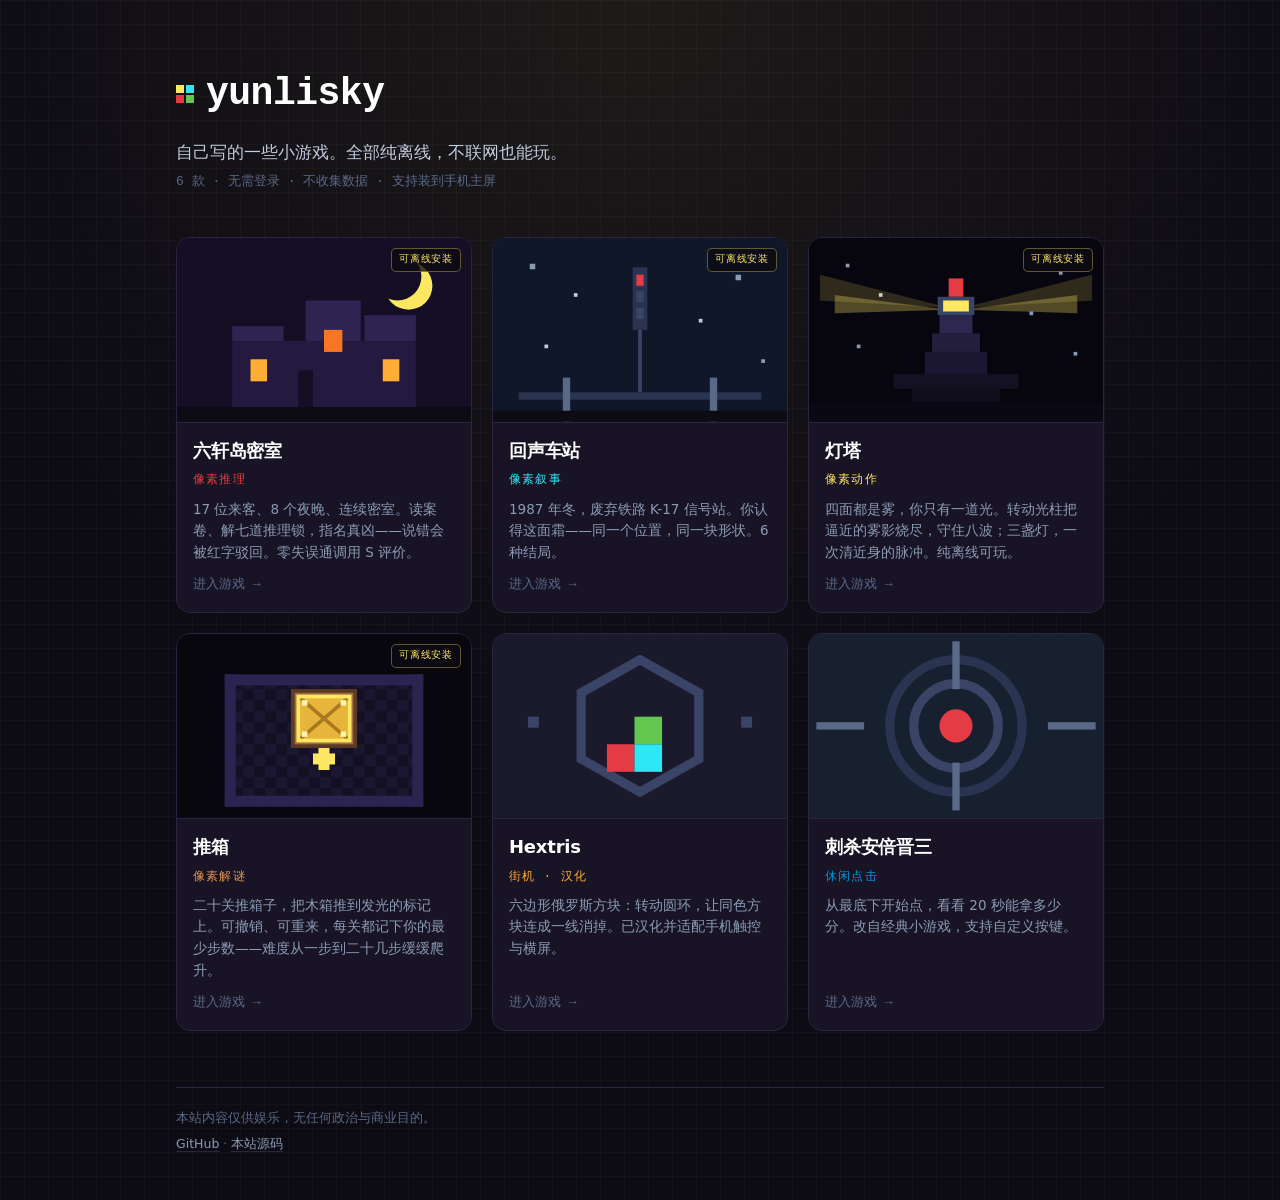
<file: index.html>
<!DOCTYPE html>
<html lang="zh-CN">

<head>
  <meta charset="utf-8">
  <meta name="viewport" content="width=device-width,initial-scale=1,viewport-fit=cover">
  <title>yunlisky · 小游戏合集</title>
  <meta name="description" content="yunlisky 的小游戏合集：像素推理、像素叙事、像素动作、解谜、街机。纯离线，可安装到手机主屏。">
  <meta name="theme-color" content="#0d0b14">
  <link rel="icon" href="data:image/svg+xml,%3Csvg xmlns='http://www.w3.org/2000/svg' viewBox='0 0 16 16'%3E%3Crect width='16' height='16' fill='%230d0b14'/%3E%3Crect x='3' y='3' width='4' height='4' fill='%23fee761'/%3E%3Crect x='9' y='3' width='4' height='4' fill='%232ce8f5'/%3E%3Crect x='3' y='9' width='4' height='4' fill='%23e43b44'/%3E%3Crect x='9' y='9' width='4' height='4' fill='%2363c74d'/%3E%3C/svg%3E">
  <style>
    :root {
      --ink: #0d0b14;
      --deep: #131024;
      --surface: #181425;
      --line: #2b2440;
      --text: #c0cbdc;
      --muted: #8b9bb4;
      --dim: #5a6988;
      --gold: #fee761;
    }

    * { box-sizing: border-box; }

    html { -webkit-text-size-adjust: 100%; }

    body {
      margin: 0;
      min-height: 100dvh;
      background: var(--ink);
      color: var(--text);
      font-family: "PingFang SC", "Hiragino Sans GB", "Microsoft YaHei", system-ui, -apple-system, sans-serif;
      line-height: 1.6;
      -webkit-font-smoothing: antialiased;
      /* 背景点阵，呼应像素风 */
      background-image:
        radial-gradient(circle at 50% 0%, rgba(254, 231, 97, .07), transparent 55%),
        linear-gradient(rgba(255, 255, 255, .022) 1px, transparent 1px),
        linear-gradient(90deg, rgba(255, 255, 255, .022) 1px, transparent 1px);
      background-size: 100% 100%, 24px 24px, 24px 24px;
    }

    .wrap {
      max-width: 960px;
      margin: 0 auto;
      padding: clamp(28px, 6vw, 64px) clamp(16px, 5vw, 32px) 40px;
      padding-left: max(16px, env(safe-area-inset-left));
      padding-right: max(16px, env(safe-area-inset-right));
    }

    /* ---------- 页头 ---------- */
    header { margin-bottom: clamp(24px, 5vw, 44px); }

    .brand {
      display: flex;
      align-items: center;
      gap: 12px;
      margin-bottom: 14px;
    }

    .pixel {
      display: grid;
      grid-template-columns: repeat(2, 8px);
      grid-template-rows: repeat(2, 8px);
      gap: 2px;
      flex: none;
    }

    .pixel i { display: block; }
    .pixel i:nth-child(1) { background: var(--gold); }
    .pixel i:nth-child(2) { background: #2ce8f5; }
    .pixel i:nth-child(3) { background: #e43b44; }
    .pixel i:nth-child(4) { background: #63c74d; }

    h1 {
      margin: 0;
      font-size: clamp(26px, 6vw, 38px);
      letter-spacing: -.5px;
      color: #fff;
      font-family: ui-monospace, SFMono-Regular, Menlo, Consolas, monospace;
    }

    .lead {
      margin: 0 0 6px;
      font-size: clamp(15px, 3.6vw, 17px);
      color: var(--text);
    }

    .meta {
      margin: 0;
      font-size: 13px;
      color: var(--dim);
      font-family: ui-monospace, SFMono-Regular, Menlo, Consolas, monospace;
    }

    /* ---------- 卡片网格 ---------- */
    .grid {
      display: grid;
      grid-template-columns: repeat(auto-fill, minmax(min(100%, 268px), 1fr));
      gap: clamp(14px, 3vw, 20px);
    }

    .card {
      display: flex;
      flex-direction: column;
      background: var(--surface);
      border: 1px solid var(--line);
      border-radius: 14px;
      overflow: hidden;
      text-decoration: none;
      color: inherit;
      transition: transform .18s ease, border-color .18s ease, box-shadow .18s ease;
      -webkit-tap-highlight-color: transparent;
    }

    .card:hover,
    .card:focus-visible {
      transform: translateY(-4px);
      border-color: var(--c);
      box-shadow: 0 0 0 1px var(--c), 0 16px 34px -16px var(--c);
      outline: none;
    }

    .card:active { transform: translateY(-1px); }

    .cover {
      position: relative;
      aspect-ratio: 8 / 5;
      background: var(--deep);
      border-bottom: 1px solid var(--line);
    }

    .cover svg {
      display: block;
      width: 100%;
      height: 100%;
    }

    .badge {
      position: absolute;
      top: 10px;
      right: 10px;
      font-family: ui-monospace, SFMono-Regular, Menlo, Consolas, monospace;
      font-size: 10px;
      letter-spacing: .08em;
      padding: 3px 7px;
      border-radius: 5px;
      color: var(--gold);
      background: rgba(13, 11, 20, .78);
      border: 1px solid rgba(254, 231, 97, .35);
    }

    .body {
      display: flex;
      flex-direction: column;
      gap: 6px;
      padding: 14px 16px 16px;
      flex: 1;
    }

    .title-row {
      display: flex;
      align-items: baseline;
      gap: 8px;
      flex-wrap: wrap;
    }

    h2 {
      margin: 0;
      font-size: 18px;
      color: #fff;
      letter-spacing: -.2px;
    }

    .kind {
      margin: 0;
      font-size: 12px;
      letter-spacing: .1em;
      font-family: ui-monospace, SFMono-Regular, Menlo, Consolas, monospace;
      color: var(--c);
    }

    .desc {
      margin: 2px 0 0;
      font-size: 13.5px;
      color: var(--muted);
      flex: 1;
    }

    .go {
      margin-top: 6px;
      font-size: 13px;
      color: var(--dim);
      font-family: ui-monospace, SFMono-Regular, Menlo, Consolas, monospace;
      transition: color .18s ease, transform .18s ease;
    }

    .card:hover .go,
    .card:focus-visible .go {
      color: var(--c);
      transform: translateX(3px);
    }

    /* ---------- 页脚 ---------- */
    footer {
      margin-top: clamp(32px, 6vw, 56px);
      padding-top: 20px;
      border-top: 1px solid var(--line);
      font-size: 12.5px;
      color: var(--dim);
    }

    footer p { margin: 0 0 6px; }

    footer a {
      color: var(--muted);
      text-decoration: none;
      border-bottom: 1px solid var(--line);
    }

    footer a:hover { color: var(--gold); border-color: var(--gold); }

    @media (prefers-reduced-motion: reduce) {
      * { transition: none !important; }
    }
  </style>
</head>

<body>
  <div class="wrap">
    <header>
      <div class="brand">
        <span class="pixel" aria-hidden="true"><i></i><i></i><i></i><i></i></span>
        <h1>yunlisky</h1>
      </div>
      <p class="lead">自己写的一些小游戏。全部纯离线，不联网也能玩。</p>
      <p class="meta">6 款 · 无需登录 · 不收集数据 · 支持装到手机主屏</p>
    </header>

    <main class="grid">

      <a class="card" href="./rokkenjima/" style="--c:#e43b44">
        <div class="cover">
          <span class="badge">可离线安装</span>
          <svg viewBox="0 0 160 100" preserveAspectRatio="xMidYMid slice" role="img" aria-label="六轩岛密室封面">
            <rect width="160" height="100" fill="#150f26" />
            <circle cx="126" cy="26" r="13" fill="#fee761" />
            <circle cx="120" cy="21" r="13" fill="#150f26" />
            <rect x="30" y="56" width="100" height="36" fill="#241a40" />
            <rect x="70" y="34" width="30" height="22" fill="#2f2352" />
            <rect x="30" y="48" width="28" height="8" fill="#2f2352" />
            <rect x="102" y="42" width="28" height="14" fill="#2f2352" />
            <rect x="80" y="50" width="10" height="12" fill="#f77622" />
            <rect x="40" y="66" width="9" height="12" fill="#feae34" />
            <rect x="112" y="66" width="9" height="12" fill="#feae34" />
            <rect x="66" y="72" width="8" height="20" fill="#150f26" />
            <rect y="92" width="160" height="8" fill="#0d0b14" />
          </svg>
        </div>
        <div class="body">
          <div class="title-row">
            <h2>六轩岛密室</h2>
          </div>
          <p class="kind">像素推理</p>
          <p class="desc">17 位来客、8 个夜晚、连续密室。读案卷、解七道推理锁，指名真凶——说错会被红字驳回。零失误通调用 S 评价。</p>
          <span class="go">进入游戏 →</span>
        </div>
      </a>

      <a class="card" href="./echo-station/" style="--c:#2ce8f5">
        <div class="cover">
          <span class="badge">可离线安装</span>
          <svg viewBox="0 0 160 100" preserveAspectRatio="xMidYMid slice" role="img" aria-label="回声车站封面">
            <rect width="160" height="100" fill="#0f1728" />
            <rect x="20" y="14" width="3" height="3" fill="#8b9bb4" />
            <rect x="44" y="30" width="2" height="2" fill="#c0cbdc" />
            <rect x="132" y="20" width="3" height="3" fill="#8b9bb4" />
            <rect x="112" y="44" width="2" height="2" fill="#c0cbdc" />
            <rect x="28" y="58" width="2" height="2" fill="#c0cbdc" />
            <rect x="146" y="66" width="2" height="2" fill="#8b9bb4" />
            <rect x="76" y="16" width="8" height="34" fill="#2a3450" />
            <rect x="78" y="20" width="4" height="6" fill="#e43b44" />
            <rect x="78" y="29" width="4" height="6" fill="#3a4466" />
            <rect x="78" y="38" width="4" height="6" fill="#3a4466" />
            <rect x="79" y="50" width="2" height="34" fill="#3a4466" />
            <rect x="14" y="84" width="132" height="4" fill="#2a3450" />
            <rect x="38" y="76" width="4" height="24" fill="#5a6988" />
            <rect x="118" y="76" width="4" height="24" fill="#5a6988" />
            <rect y="94" width="160" height="6" fill="#0d0b14" />
          </svg>
        </div>
        <div class="body">
          <div class="title-row">
            <h2>回声车站</h2>
          </div>
          <p class="kind">像素叙事</p>
          <p class="desc">1987 年冬，废弃铁路 K-17 信号站。你认得这面霜——同一个位置，同一块形状。6 种结局。</p>
          <span class="go">进入游戏 →</span>
        </div>
      </a>

      <a class="card" href="./beacon/" style="--c:#fee761">
        <div class="cover">
          <span class="badge">可离线安装</span>
          <svg viewBox="0 0 160 100" preserveAspectRatio="xMidYMid slice" role="img" aria-label="灯塔封面">
            <rect width="160" height="100" fill="#07060f" />
            <rect x="20" y="14" width="2" height="2" fill="#8b9bb4" />
            <rect x="38" y="30" width="2" height="2" fill="#c0cbdc" />
            <rect x="136" y="18" width="2" height="2" fill="#8b9bb4" />
            <rect x="120" y="40" width="2" height="2" fill="#8b9bb4" />
            <rect x="26" y="58" width="2" height="2" fill="#8b9bb4" />
            <rect x="144" y="62" width="2" height="2" fill="#8b9bb4" />
            <polygon points="76,38 6,20 6,34" fill="#fee761" opacity=".16" />
            <polygon points="84,38 154,20 154,34" fill="#fee761" opacity=".16" />
            <polygon points="76,39 14,31 14,41" fill="#fee761" opacity=".3" />
            <polygon points="84,39 146,31 146,41" fill="#fee761" opacity=".3" />
            <rect x="76" y="22" width="8" height="10" fill="#e43b44" />
            <rect x="70" y="32" width="20" height="10" fill="#3a4466" />
            <rect x="73" y="34" width="14" height="6" fill="#fee761" />
            <rect x="71" y="42" width="18" height="10" fill="#2e2750" />
            <rect x="67" y="52" width="26" height="10" fill="#241f3c" />
            <rect x="63" y="62" width="34" height="12" fill="#1b1732" />
            <rect x="46" y="74" width="68" height="8" fill="#141122" />
            <rect x="56" y="82" width="48" height="7" fill="#100e1c" />
            <rect y="89" width="160" height="11" fill="#0a0814" />
          </svg>
        </div>
        <div class="body">
          <div class="title-row">
            <h2>灯塔</h2>
          </div>
          <p class="kind">像素动作</p>
          <p class="desc">四面都是雾，你只有一道光。转动光柱把逼近的雾影烧尽，守住八波；三盏灯，一次清近身的脉冲。纯离线可玩。</p>
          <span class="go">进入游戏 →</span>
        </div>
      </a>

      <a class="card" href="./crate/" style="--c:#e0954e">
        <div class="cover">
          <span class="badge">可离线安装</span>
          <svg viewBox="0 0 160 100" preserveAspectRatio="xMidYMid slice" role="img" aria-label="推箱封面">
            <defs>
              <pattern id="crateFloor" width="12" height="12" patternUnits="userSpaceOnUse">
                <rect width="12" height="12" fill="#131024" />
                <rect width="6" height="6" fill="#1a1730" />
                <rect x="6" y="6" width="6" height="6" fill="#1a1730" />
              </pattern>
            </defs>
            <rect width="160" height="100" fill="#08070e" />
            <rect x="26" y="22" width="108" height="72" fill="url(#crateFloor)" />
            <rect x="26" y="22" width="108" height="6" fill="#2b2450" />
            <rect x="26" y="88" width="108" height="6" fill="#2b2450" />
            <rect x="26" y="22" width="6" height="72" fill="#2b2450" />
            <rect x="128" y="22" width="6" height="72" fill="#2b2450" />
            <rect x="77" y="62" width="6" height="12" fill="#fee761" />
            <rect x="74" y="65" width="12" height="6" fill="#fee761" />
            <rect x="62" y="30" width="36" height="32" fill="#5c3b24" />
            <rect x="64" y="32" width="32" height="28" fill="#a06c40" />
            <rect x="66" y="34" width="28" height="24" fill="#e8b53c" />
            <path d="M66 34 L94 58 M94 34 L66 58" stroke="#a8791f" stroke-width="2" fill="none" />
            <rect x="66" y="34" width="28" height="24" fill="none" stroke="#fee761" stroke-width="2" />
            <rect x="68" y="36" width="3" height="3" fill="#fff3b0" />
            <rect x="89" y="36" width="3" height="3" fill="#fff3b0" />
            <rect x="68" y="53" width="3" height="3" fill="#fff3b0" />
            <rect x="89" y="53" width="3" height="3" fill="#fff3b0" />
          </svg>
        </div>
        <div class="body">
          <div class="title-row">
            <h2>推箱</h2>
          </div>
          <p class="kind">像素解谜</p>
          <p class="desc">二十关推箱子，把木箱推到发光的标记上。可撤销、可重来，每关都记下你的最少步数——难度从一步到二十几步缓缓爬升。</p>
          <span class="go">进入游戏 →</span>
        </div>
      </a>

      <a class="card" href="./hextris/" style="--c:#feae34">
        <div class="cover">
          <svg viewBox="0 0 160 100" preserveAspectRatio="xMidYMid slice" role="img" aria-label="Hextris 封面">
            <rect width="160" height="100" fill="#1a1a2c" />
            <polygon points="80,14 112,32 112,68 80,86 48,68 48,32" fill="none" stroke="#3a4466" stroke-width="5" />
            <rect x="62" y="60" width="15" height="15" fill="#e43b44" />
            <rect x="77" y="60" width="15" height="15" fill="#2ce8f5" />
            <rect x="77" y="45" width="15" height="15" fill="#63c74d" />
            <rect x="19" y="45" width="6" height="6" fill="#3a4466" />
            <rect x="135" y="45" width="6" height="6" fill="#3a4466" />
          </svg>
        </div>
        <div class="body">
          <div class="title-row">
            <h2>Hextris</h2>
          </div>
          <p class="kind">街机 · 汉化</p>
          <p class="desc">六边形俄罗斯方块：转动圆环，让同色方块连成一线消掉。已汉化并适配手机触控与横屏。</p>
          <span class="go">进入游戏 →</span>
        </div>
      </a>

      <a class="card" href="./anbeijinsan/" style="--c:#0099db">
        <div class="cover">
          <svg viewBox="0 0 160 100" preserveAspectRatio="xMidYMid slice" role="img" aria-label="点击小游戏封面">
            <rect width="160" height="100" fill="#16202f" />
            <circle cx="80" cy="50" r="36" fill="none" stroke="#2a3450" stroke-width="5" />
            <circle cx="80" cy="50" r="23" fill="none" stroke="#3a4466" stroke-width="5" />
            <circle cx="80" cy="50" r="9" fill="#e43b44" />
            <rect x="78" y="4" width="4" height="26" fill="#5a6988" />
            <rect x="78" y="70" width="4" height="26" fill="#5a6988" />
            <rect x="4" y="48" width="26" height="4" fill="#5a6988" />
            <rect x="130" y="48" width="26" height="4" fill="#5a6988" />
          </svg>
        </div>
        <div class="body">
          <div class="title-row">
            <h2>刺杀安倍晋三</h2>
          </div>
          <p class="kind">休闲点击</p>
          <p class="desc">从最底下开始点，看看 20 秒能拿多少分。改自经典小游戏，支持自定义按键。</p>
          <span class="go">进入游戏 →</span>
        </div>
      </a>

    </main>

    <footer>
      <p>本站内容仅供娱乐，无任何政治与商业目的。</p>
      <p>
        <a href="https://github.com/yunlisky">GitHub</a> ·
        <a href="https://github.com/yunlisky/yunlisky.github.io">本站源码</a>
      </p>
    </footer>
  </div>
</body>

</html>
</file>
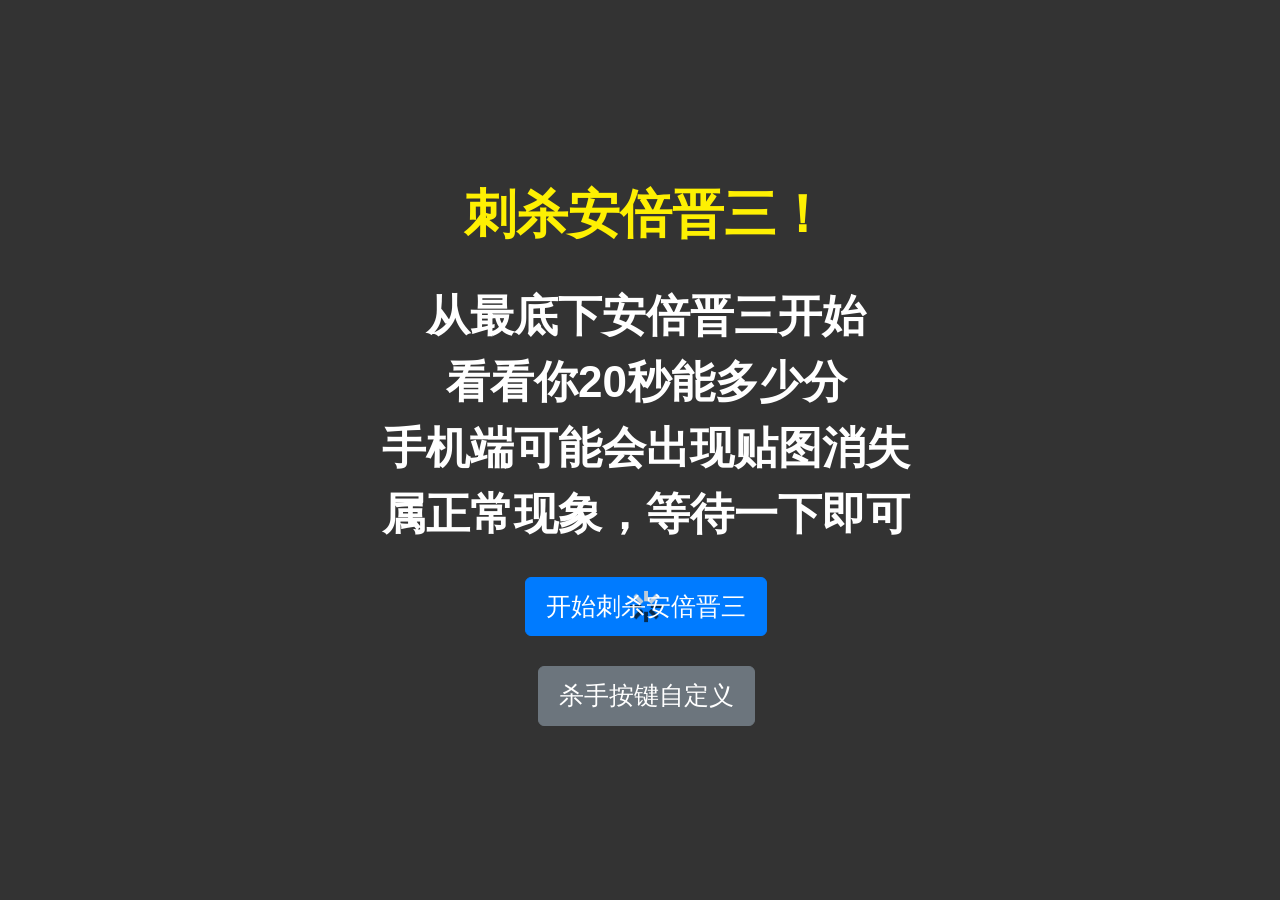
<file: anbeijinsan/index.html>
<!DOCTYPE html>
<html>

<head>
    <title>刺杀安倍晋三</title>
    <meta itemprop="name" content="刺杀安倍晋三" />
    <meta itemprop="description" content="刺杀安倍晋三" />
    <meta charset="utf-8" />
    <meta name="viewport" content="initial-scale=1, user-scalable=no, minimum-scale=1.0, maximum-scale=1.0, width=device-width,target-densitydpi=device-dpi" />
    <link rel="stylesheet" href="https://stackpath.bootstrapcdn.com/bootstrap/4.3.1/css/bootstrap.min.css" integrity="sha384-ggOyR0iXCbMQv3Xipma34MD+dH/1fQ784/j6cY/iJTQUOhcWr7x9JvoRxT2MZw1T" crossorigin="anonymous">
    <link rel="icon" href="data:image/svg+xml,%3Csvg xmlns='http://www.w3.org/2000/svg' viewBox='0 0 16 16'%3E%3Crect width='16' height='16' fill='%230d0b14'/%3E%3Crect x='3' y='3' width='4' height='4' fill='%23fee761'/%3E%3Crect x='9' y='3' width='4' height='4' fill='%232ce8f5'/%3E%3Crect x='3' y='9' width='4' height='4' fill='%23e43b44'/%3E%3Crect x='9' y='9' width='4' height='4' fill='%2363c74d'/%3E%3C/svg%3E">
    <link href="./static/index.css" rel="stylesheet" type="text/css">
    <script src="https://pv.sohu.com/cityjson?ie=utf-8"></script>
    <script src="https://code.createjs.com/1.0.0/createjs.min.js"></script>
    <script src="https://passport.cnblogs.com/scripts/jsencrypt.min.js"></script>
    <script src="./static/index.js"></script>
</head>

<body onLoad="init()" oncontextmenu=self.event.returnValue=false>
    <div id="GameScoreLayer" class="BBOX SHADE bgc1" style="display:none;">
        <div style="padding:5%;margin-top: 200px;background-color: rgba(125, 181, 216, 0.3);">
            <div id="GameScoreLayer-text"></div>
            <div id="GameScoreLayer-score" style="margin:10px 0;">得分</div>
            <div id="GameScoreLayer-bast">最佳</div>
            <button type="button" class="btn btn-secondary btn-lg" onclick="replayBtn()">重来</button>
            <button type="button" class="btn btn-secondary btn-lg" onclick="window.location.href='https://github.com/arcxingye/EatKano'">开源</button>
            <button type="button" class="btn btn-secondary btn-lg" onclick="window.location.href='https://github.com/fangkuai767/EatKun'">开源（改）</button>
        </div>
    </div>
    </div>
    <div id="welcome" class="SHADE BOX-M">
        <div class="welcome-bg FILL"></div>
        <div class="FILL BOX-M" style="position:absolute;top:0;left:0;right:0;bottom:0;z-index:5;">
            <div style="margin:0 8% 0 9%;">
                <div style="font-size:2.6em; color:#FEF002;">刺杀安倍晋三！</div><br />
                <div style="font-size:2.2em; color:#fff; line-height:1.5em;">
                    从最底下安倍晋三开始<br />
                    看看你20秒能多少分<br />
                    手机端可能会出现贴图消失<br />
                    属正常现象，等待一下即可<br />
                </div>
                <br />
                <div id="btn_group" style="display: block;">
                    <button type="button" id="ready-btn" class="btn btn-primary loading btn-lg">开始刺杀安倍晋三</button>
                    <br /><br />
                    <button type="button" class="btn btn-secondary btn-lg" onclick="show_setting()">杀手按键自定义</button>
                </div>
                <div id="setting" style="display: none;">
                    <!-- 此为无排行榜版本，去除名字留言 -->
                    <div class="input-group mb-3" style="display: none;">
                        <div class="input-group-prepend">
                            <span class="input-group-text" id="basic-addon1">名字</span>
                        </div>
                        <input type="text" id="username" class="form-control" maxlength=8 placeholder="用于纪录排行(特殊字符会被过滤)">
                    </div>
                    <div class="input-group mb-3" style="display: none;">
                        <div class="input-group-prepend">
                            <span class="input-group-text" id="basic-addon1">留言</span>
                        </div>
                        <input type="text" id="message" class="form-control" maxlength=50 placeholder="禁广告/脏话(本项可不填)">
                    </div>
                    <div class="input-group mb-3">
                        <div class="input-group-prepend">
                            <span class="input-group-text" id="basic-addon1">按键</span>
                        </div>
                        <input type="text" id="keyboard" class="form-control" maxlength=4 placeholder="默认为1234">
                    </div>
                    <button type="button" class="btn btn-secondary btn-lg" onclick="show_btn();save_cookie();">完成</button>
                </div>
            </div>
        </div>
    </div>
</body>

</html>
</file>
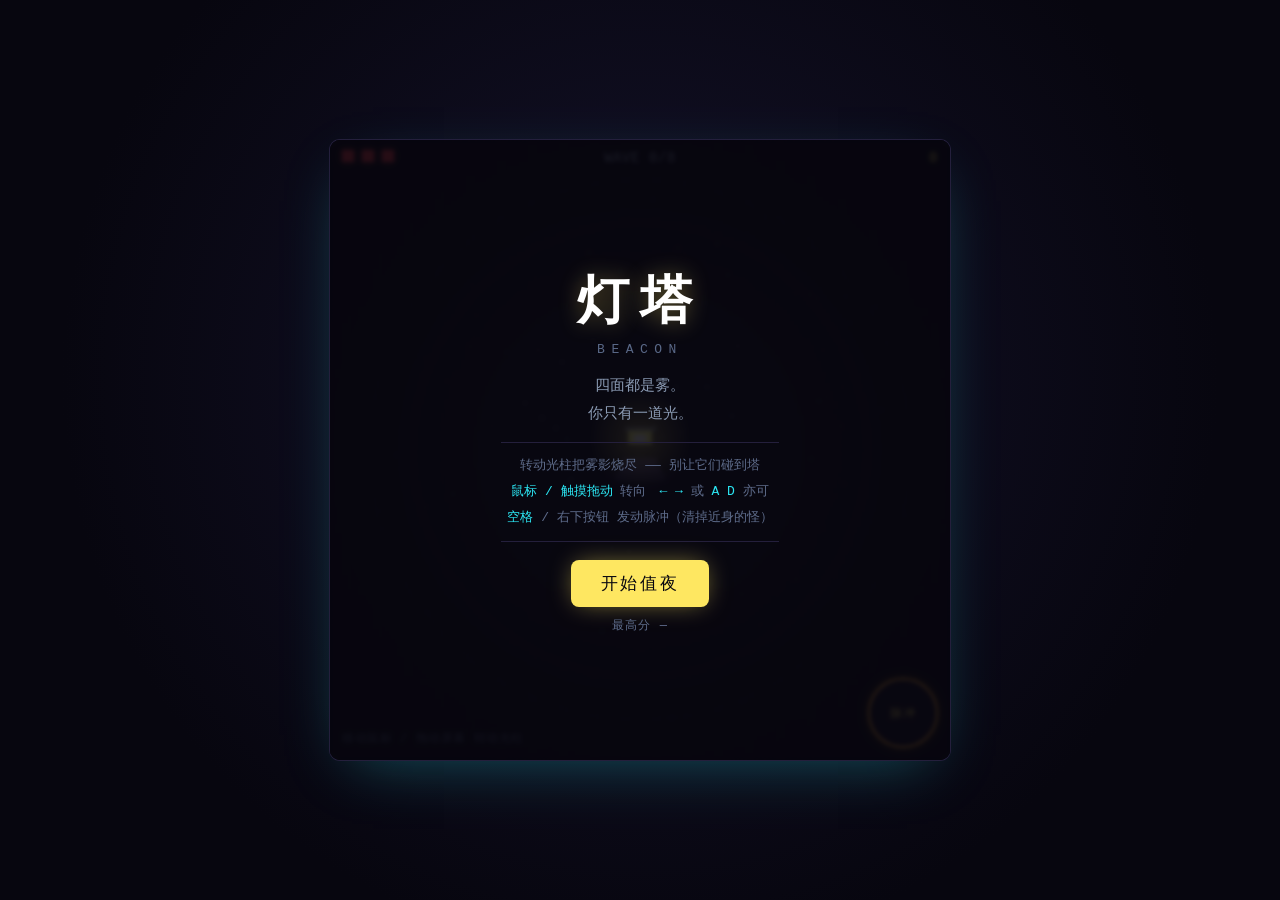
<file: beacon/index.html>
<!DOCTYPE html>
<html lang="zh-CN">

<head>
  <meta charset="utf-8">
  <meta name="viewport" content="width=device-width,initial-scale=1,maximum-scale=1,user-scalable=no,viewport-fit=cover">
  <title>灯塔 · BEACON</title>
  <meta name="description" content="像素风动作小游戏：礁石上的灯塔，四周全是雾。转动光柱把逼近的雾影烧尽，守住八波。纯离线可玩。">
  <meta name="theme-color" content="#0d0b14">
  <meta name="color-scheme" content="dark">
  <meta name="mobile-web-app-capable" content="yes">
  <meta name="apple-mobile-web-app-capable" content="yes">
  <meta name="apple-mobile-web-app-status-bar-style" content="black-translucent">
  <meta name="apple-mobile-web-app-title" content="灯塔">
  <meta name="format-detection" content="telephone=no,email=no,address=no">
  <link rel="manifest" href="manifest.webmanifest">
  <link rel="icon" type="image/png" sizes="32x32" href="icons/favicon-32.png">
  <link rel="apple-touch-icon" href="icons/apple-touch-icon.png">
  <style>
    :root {
      --ink: #07060f;
      --deep: #181425;
      --slate: #262b44;
      --panel: #3a4466;
      --steel: #5a6988;
      --fog: #8b9bb4;
      --mist: #c0cbdc;
      --cyan: #2ce8f5;
      --gold: #fee761;
      --amber: #feae34;
      --red: #e43b44;
      --green: #63c74d;
      --safe-t: env(safe-area-inset-top, 0px);
      --safe-b: env(safe-area-inset-bottom, 0px);
      --safe-l: env(safe-area-inset-left, 0px);
      --safe-r: env(safe-area-inset-right, 0px);
    }

    * {
      box-sizing: border-box;
      -webkit-tap-highlight-color: transparent;
    }

    html,
    body {
      margin: 0;
      padding: 0;
      height: 100%;
    }

    html {
      background: var(--ink);
    }

    body {
      background:
        radial-gradient(circle at 50% 42%, #14122a 0%, var(--ink) 70%),
        var(--ink);
      color: var(--mist);
      font-family: "Cascadia Mono", "Consolas", "Menlo", "Courier New", ui-monospace, monospace;
      display: flex;
      align-items: center;
      justify-content: center;
      min-height: 100dvh;
      overflow: hidden;
      overscroll-behavior: none;
      touch-action: manipulation;
      user-select: none;
      padding: calc(8px + var(--safe-t)) calc(8px + var(--safe-r)) calc(8px + var(--safe-b)) calc(8px + var(--safe-l));
    }

    #app {
      position: relative;
      width: min(94vmin, 620px);
      aspect-ratio: 1 / 1;
    }

    canvas {
      display: block;
      width: 100%;
      height: 100%;
      image-rendering: pixelated;
      image-rendering: crisp-edges;
      border-radius: 10px;
      background: var(--ink);
      box-shadow: 0 0 0 1px #241f3c, 0 18px 60px -22px #2ce8f55c;
      touch-action: none;
    }

    /* ---------- HUD ---------- */
    .hud {
      position: absolute;
      inset: 0;
      pointer-events: none;
      font-size: clamp(11px, 2.6vmin, 14px);
      letter-spacing: .04em;
    }

    .row {
      position: absolute;
      display: flex;
      align-items: center;
      gap: 8px;
    }

    #lives {
      top: 10px;
      left: 12px;
    }

    #waveBox {
      top: 10px;
      left: 50%;
      transform: translateX(-50%);
      color: var(--fog);
    }

    #scoreBox {
      top: 10px;
      right: 12px;
      color: var(--gold);
    }

    .pip {
      width: clamp(9px, 2.2vmin, 12px);
      height: clamp(9px, 2.2vmin, 12px);
      background: var(--red);
      box-shadow: 0 0 8px #e43b4488;
      display: inline-block;
    }

    .pip.off {
      background: #2c2743;
      box-shadow: none;
    }

    .btn-pulse {
      position: absolute;
      right: 12px;
      bottom: 12px;
      width: clamp(52px, 13vmin, 70px);
      height: clamp(52px, 13vmin, 70px);
      border-radius: 50%;
      border: 2px solid var(--panel);
      background: rgba(24, 20, 37, .78);
      color: var(--mist);
      font: inherit;
      font-size: clamp(10px, 2.3vmin, 12px);
      letter-spacing: .08em;
      pointer-events: auto;
      cursor: pointer;
      display: grid;
      place-items: center;
      transition: border-color .15s, color .15s, transform .1s;
    }

    .btn-pulse.ready {
      border-color: var(--amber);
      color: var(--gold);
      box-shadow: 0 0 14px -2px #feae3477;
    }

    .btn-pulse:active {
      transform: scale(.94);
    }

    .hint {
      position: absolute;
      bottom: 12px;
      left: 12px;
      color: #4d5a78;
      font-size: clamp(10px, 2.2vmin, 12px);
      line-height: 1.5;
      transition: opacity .6s;
    }

    /* ---------- 遮挡层 ---------- */
    .layer {
      position: absolute;
      inset: 0;
      background: rgba(7, 6, 15, .86);
      backdrop-filter: blur(2px);
      border-radius: 10px;
      display: flex;
      flex-direction: column;
      align-items: center;
      justify-content: center;
      text-align: center;
      padding: 6%;
      gap: 10px;
      z-index: 5;
    }

    .layer.hide {
      display: none;
    }

    .big {
      font-size: clamp(30px, 8.4vmin, 52px);
      letter-spacing: .22em;
      color: #fff;
      margin: 0;
      text-shadow: 0 0 22px #fee76155;
    }

    .en {
      font-size: clamp(10px, 2.6vmin, 13px);
      letter-spacing: .5em;
      color: var(--steel);
      margin: -4px 0 6px;
    }

    .tag {
      font-size: clamp(12px, 3vmin, 15px);
      color: var(--fog);
      line-height: 1.85;
      margin: 0;
    }

    .keys {
      font-size: clamp(10px, 2.5vmin, 13px);
      color: #5f6d8c;
      line-height: 2;
      border-top: 1px solid #241f3c;
      border-bottom: 1px solid #241f3c;
      padding: 10px 6px;
      margin: 4px 0;
    }

    .keys b {
      color: var(--cyan);
      font-weight: 400;
    }

    button.main {
      margin-top: 4px;
      font: inherit;
      font-size: clamp(13px, 3.3vmin, 17px);
      letter-spacing: .16em;
      color: var(--ink);
      background: var(--gold);
      border: 0;
      border-radius: 8px;
      padding: 12px 30px;
      cursor: pointer;
      transition: transform .1s, box-shadow .2s;
      box-shadow: 0 0 26px -6px #fee76199;
    }

    button.main:active {
      transform: scale(.96);
    }

    button.ghost {
      font: inherit;
      font-size: clamp(11px, 2.7vmin, 13px);
      color: var(--fog);
      background: transparent;
      border: 1px solid var(--panel);
      border-radius: 8px;
      padding: 9px 20px;
      cursor: pointer;
    }

    button.ghost:hover {
      color: var(--mist);
      border-color: var(--steel);
    }

    .stats {
      display: flex;
      gap: 22px;
      margin: 4px 0 2px;
      font-size: clamp(11px, 2.7vmin, 14px);
    }

    .stats div {
      text-align: center;
    }

    .stats i {
      display: block;
      font-style: normal;
      color: #5f6d8c;
      font-size: .82em;
      letter-spacing: .12em;
      margin-bottom: 3px;
    }

    .stats b {
      font-weight: 400;
      font-size: 1.5em;
      color: var(--gold);
    }

    .best {
      font-size: clamp(10px, 2.5vmin, 12px);
      color: #5f6d8c;
      letter-spacing: .1em;
    }

    .newbest {
      color: var(--cyan);
    }
  </style>
</head>

<body>
  <div id="app">
    <canvas id="cv" width="320" height="320"></canvas>

    <div class="hud">
      <div class="row" id="lives"></div>
      <div class="row" id="waveBox">WAVE 0/8</div>
      <div class="row" id="scoreBox">0</div>
      <div class="hint" id="hint">移动鼠标 / 拖动屏幕 转动光柱</div>
      <button class="btn-pulse" id="pulseBtn" aria-label="脉冲">脉冲</button>
    </div>

    <div class="layer" id="menu">
      <h1 class="big">灯塔</h1>
      <div class="en">BEACON</div>
      <p class="tag">四面都是雾。<br>你只有一道光。</p>
      <div class="keys">
        转动光柱把雾影烧尽 —— 别让它们碰到塔<br>
        <b>鼠标 / 触摸拖动</b> 转向　<b>← →</b> 或 <b>A D</b> 亦可<br>
        <b>空格</b> / 右下按钮 发动脉冲（清掉近身的怪）
      </div>
      <button class="main" id="startBtn">开始值夜</button>
      <div class="best" id="bestMenu">最高分 —</div>
    </div>

    <div class="layer hide" id="over">
      <h1 class="big" id="overTitle" style="letter-spacing:.12em">灯灭了</h1>
      <div class="stats">
        <div><i>波次</i><b id="sWave">0</b></div>
        <div><i>分数</i><b id="sScore">0</b></div>
      </div>
      <div class="best" id="sBest">最高分 —</div>
      <button class="main" id="againBtn">再来一晚</button>
      <button class="ghost" id="backBtn">回到标题</button>
    </div>
  </div>

  <script src="js/data.js"></script>
  <script>
    (function () {
      'use strict';
      const D = BEACON;
      const V = D.V, CX = V / 2, CY = V / 2, TAU = Math.PI * 2;

      const cv = document.getElementById('cv');
      const g = cv.getContext('2d');
      g.imageSmoothingEnabled = false;

      const el = {
        lives: document.getElementById('lives'),
        wave: document.getElementById('waveBox'),
        score: document.getElementById('scoreBox'),
        hint: document.getElementById('hint'),
        pulse: document.getElementById('pulseBtn'),
        menu: document.getElementById('menu'),
        over: document.getElementById('over'),
        overTitle: document.getElementById('overTitle'),
        sWave: document.getElementById('sWave'),
        sScore: document.getElementById('sScore'),
        sBest: document.getElementById('sBest'),
        bestMenu: document.getElementById('bestMenu')
      };

      /* ---------- 工具 ---------- */
      function clamp(v, a, b) { return v < a ? a : (v > b ? b : v); }
      function angDiff(a, b) { let d = (a - b) % TAU; if (d > Math.PI) d -= TAU; if (d < -Math.PI) d += TAU; return d; }
      function mulberry(a) {
        return function () {
          a |= 0; a = a + 0x6D2B79F5 | 0;
          let t = Math.imul(a ^ a >>> 15, 1 | a);
          t = t + Math.imul(t ^ t >>> 7, 61 | t) ^ t;
          return ((t ^ t >>> 14) >>> 0) / 4294967296;
        };
      }

      /* ---------- 星与雾（预生成） ---------- */
      const STARS = [];
      (function () {
        const r = mulberry(20260926);
        for (let i = 0; i < 150; i++) {
          const a = r() * TAU, d = r() * 150;
          STARS.push({ x: CX + Math.cos(a) * d, y: CY + Math.sin(a) * d, a: 0.1 + r() * 0.5, p: r() * TAU });
        }
      })();

      /* ---------- 音效（全程程序化，零素材） ---------- */
      const A = {
        ctx: null, drone: null, droneGain: null, droneOsc: null, ready: false,
        init() {
          if (this.ctx) return;
          const AC = window.AudioContext || window.webkitAudioContext;
          if (!AC) return;
          this.ctx = new AC();
          const c = this.ctx;
          // 光柱嗡鸣：两个略微失谐的锯齿 + 低通
          const filt = c.createBiquadFilter();
          filt.type = 'lowpass'; filt.frequency.value = 460;
          const gain = c.createGain(); gain.gain.value = 0;
          const o1 = c.createOscillator(); o1.type = 'sawtooth'; o1.frequency.value = 60;
          const o2 = c.createOscillator(); o2.type = 'sawtooth'; o2.frequency.value = 60.7;
          o1.connect(filt); o2.connect(filt); filt.connect(gain); gain.connect(c.destination);
          o1.start(); o2.start();
          this.drone = filt; this.droneGain = gain; this.droneOsc = [o1, o2];
          this.ready = true;
        },
        resume() { if (this.ctx && this.ctx.state === 'suspended') this.ctx.resume(); },
        /* level: 0~1 正在灼烧的强度 */
        setDrone(level) {
          if (!this.ready) return;
          const t = this.ctx.currentTime;
          this.droneGain.gain.setTargetAtTime(level * 0.11, t, 0.08);
          this.drone.frequency.setTargetAtTime(420 + level * 900, t, 0.1);
          this.droneOsc[0].frequency.setTargetAtTime(58 + level * 26, t, 0.1);
          this.droneOsc[1].frequency.setTargetAtTime(58.7 + level * 26, t, 0.1);
        },
        blip(freq, dur, type, vol) {
          if (!this.ready) return;
          const c = this.ctx, t = c.currentTime;
          const o = c.createOscillator(), gn = c.createGain();
          o.type = type || 'square'; o.frequency.setValueAtTime(freq, t);
          o.frequency.exponentialRampToValueAtTime(Math.max(40, freq * 0.45), t + dur);
          gn.gain.setValueAtTime(vol || 0.16, t);
          gn.gain.exponentialRampToValueAtTime(0.0008, t + dur);
          o.connect(gn); gn.connect(c.destination);
          o.start(t); o.stop(t + dur + 0.02);
        },
        noise(dur, vol, freq) {
          if (!this.ready) return;
          const c = this.ctx, t = c.currentTime;
          const n = Math.floor(c.sampleRate * dur);
          const buf = c.createBuffer(1, n, c.sampleRate);
          const ch = buf.getChannelData(0);
          for (let i = 0; i < n; i++) ch[i] = (Math.random() * 2 - 1) * (1 - i / n);
          const src = c.createBufferSource(); src.buffer = buf;
          const f = c.createBiquadFilter(); f.type = 'bandpass'; f.frequency.value = freq || 900; f.Q.value = 0.8;
          const gn = c.createGain(); gn.gain.value = vol || 0.2;
          src.connect(f); f.connect(gn); gn.connect(c.destination);
          src.start(t);
        },
        kill() { this.blip(1180 + Math.random() * 260, 0.09, 'square', 0.11); },
        hurt() { this.blip(190, 0.42, 'sawtooth', 0.26); this.noise(0.3, 0.22, 260); },
        pulse() { this.noise(0.6, 0.42, 520); this.blip(320, 0.5, 'sine', 0.2); },
        wave() { this.blip(520, 0.14, 'triangle', 0.16); setTimeout(() => this.blip(660, 0.14, 'triangle', 0.16), 130); setTimeout(() => this.blip(880, 0.2, 'triangle', 0.16), 260); },
        over() { this.blip(300, 1.3, 'sawtooth', 0.3); this.noise(0.9, 0.3, 180); }
      };

      /* ---------- 状态 ---------- */
      let G = null;
      function newGame() {
        return {
          state: 'menu', t: 0,
          hp: D.HP, score: 0, wave: 0,
          beam: -Math.PI / 2, touchAng: null, keyDir: 0,
          enemies: [], parts: [], queue: [], qT: 0, waveT: 0, breakT: 0,
          pulseCd: 0, invuln: 0, shake: 0, flash: 0, heat: 0,
          hitFlash: 0, cleared: false
        };
      }

      function best() {
        try { return parseInt(localStorage.getItem(D.KEY_BEST) || '0', 10) || 0; } catch (e) { return 0; }
      }
      function saveBest(v) { try { localStorage.setItem(D.KEY_BEST, String(v)); } catch (e) { } }

      /* ---------- 生成 ---------- */
      function spawnEnemy(type, wave, over) {
        const T = D.TYPES[type];
        const seed = (Math.random() * 1e9) | 0;
        const o = over || {};
        return {
          type: type,
          a: Math.random() * TAU,
          r: D.R_EDGE * (0.94 + Math.random() * 0.12),
          da: (Math.random() - 0.5) * 0.22,          // 轻微角漂移，让轨迹不那么直
          spd: (o.spd || T.spd) * (1 + (wave - 1) * D.SPD_PER_WAVE),
          hp: o.hp || T.hp,
          score: o.score || T.score,
          size: o.size || T.size,
          col: o.col || T.col,
          split: (o.split === undefined ? T.split : o.split),
          heat: 0, seed: seed, dead: false
        };
      }

      function startWave() {
        const w = D.WAVES[G.wave];
        G.queue = w.list.slice();
        G.qT = 0.35;
        G.waveT = w.gap;
        G.state = 'play';
        G.wave++;
        syncHud();
        A.wave();
      }

      function newRun() {
        const b = best();
        G = newGame();
        G.state = 'break';
        G.breakT = 1.9;
        G.wave = 0;
        el.menu.classList.add('hide');
        el.over.classList.add('hide');
        A.init(); A.resume();
        return b;
      }

      /* ---------- 伤害 / 结算 ---------- */
      function hurt() {
        if (G.invuln > 0) return;
        G.hp--;
        G.invuln = D.INVULN;
        G.shake = 1;
        G.flash = 1;
        A.hurt();
        syncHud();
        if (G.hp <= 0) finish(false);
      }

      function finish(win) {
        G.state = win ? 'win' : 'over';
        const lifeBonus = win ? G.hp * D.BONUS_LIFE : 0;
        if (win) G.score += lifeBonus;
        const b = best();
        const isNew = G.score > b;
        if (isNew) saveBest(G.score);
        el.overTitle.textContent = win ? '天亮了' : '灯灭了';
        el.sWave.textContent = G.wave + '/' + D.WAVES.length;
        el.sScore.textContent = G.score;
        el.sBest.innerHTML = isNew
          ? '<span class="newbest">新纪录 ' + G.score + '</span>'
          : '最高分 ' + Math.max(b, G.score);
        el.over.classList.remove('hide');
        A.setDrone(0);
        if (!win) A.over();
      }

      /* ---------- 击杀 ---------- */
      function kill(e, i) {
        G.enemies.splice(i, 1);
        G.score += e.score;
        const x = CX + Math.cos(e.a) * e.r, y = CY + Math.sin(e.a) * e.r;
        burst(x, y, e.col, e.size);
        A.kill();
        if (e.split > 0) {
          for (let k = 0; k < e.split; k++) {
            G.enemies.push(spawnEnemy('drift', G.wave, {
              spd: 13.5, hp: 0.6, score: 6, size: 3.0, col: '#63c74d', split: 0
            }));
            const ne = G.enemies[G.enemies.length - 1];
            ne.r = e.r + 4; ne.a = e.a + (k ? 0.14 : -0.14);
          }
        }
        syncHud();
      }

      function burst(x, y, col, size) {
        const n = 4 + (size | 0) * 2;
        for (let i = 0; i < n; i++) {
          const a = Math.random() * TAU, s = 16 + Math.random() * 62;
          G.parts.push({
            x: x, y: y, vx: Math.cos(a) * s, vy: Math.sin(a) * s,
            life: 0.28 + Math.random() * 0.5, max: 0.8, col: col, s: 1 + (Math.random() * 2 | 0)
          });
        }
      }

      function doPulse() {
        if (G.state !== 'play' && G.state !== 'break') return;
        if (G.pulseCd > 0) return;
        G.pulseCd = D.PULSE_CD;
        G.flash = 0.85;
        A.pulse();
        for (let i = G.enemies.length - 1; i >= 0; i--) {
          const e = G.enemies[i];
          if (e.r < D.PULSE_R) {
            const x = CX + Math.cos(e.a) * e.r, y = CY + Math.sin(e.a) * e.r;
            burst(x, y, '#fee761', e.size * 1.4);
            G.score += e.score;
            G.enemies.splice(i, 1);
          }
        }
        for (let i = 0; i < 26; i++) {
          const a = Math.random() * TAU, s = 70 + Math.random() * 90;
          G.parts.push({
            x: CX + Math.cos(a) * 8, y: CY + Math.sin(a) * 8,
            vx: Math.cos(a) * s, vy: Math.sin(a) * s,
            life: 0.4 + Math.random() * 0.4, max: 0.8, col: '#fee761', s: 2
          });
        }
        syncHud();
      }

      /* ---------- 更新 ---------- */
      /* 转向：键盘方向优先，否则平滑追指针角度（有最大角速度 = 迟滞感） */
      function steer(dt) {
        if (G.keyDir !== 0) {
          G.beam += G.keyDir * D.BEAM_SPEED * dt;
        } else if (G.touchAng !== null) {
          const d = angDiff(G.touchAng, G.beam);
          const step = D.BEAM_SPEED * dt;
          G.beam += clamp(d, -step, step);
          if (Math.abs(d) < 0.004) G.beam = G.touchAng;
        }
        G.beam = (G.beam % TAU + TAU) % TAU;
      }

      function update(dt) {
        if (!G) return;
        G.t += dt;
        if (G.shake > 0) G.shake = Math.max(0, G.shake - dt * 3.2);
        if (G.flash > 0) G.flash = Math.max(0, G.flash - dt * 2.4);
        if (G.invuln > 0) G.invuln -= dt;
        if (G.hp <= 0) G.hp = 0;

        // 粒子（任何状态都跑，标题页也有氛围）
        for (let i = G.parts.length - 1; i >= 0; i--) {
          const p = G.parts[i];
          p.x += p.vx * dt; p.y += p.vy * dt;
          p.vx *= (1 - 2.2 * dt); p.vy *= (1 - 2.2 * dt);
          p.life -= dt;
          if (p.life <= 0) G.parts.splice(i, 1);
        }

        if (G.state === 'break') {
          steer(dt);                       // 波间也允许预先转向
          G.breakT -= dt;
          if (G.breakT <= 0) startWave();
          A.setDrone(0);
          return;
        }
        if (G.state !== 'play') { A.setDrone(0); return; }

        steer(dt);

        /* --- 出怪 --- */
        if (G.queue.length) {
          G.qT -= dt;
          if (G.qT <= 0) {
            const type = G.queue.shift();
            G.enemies.push(spawnEnemy(type, G.wave));
            const w = D.WAVES[G.wave - 1];
            G.qT = w.gap;
          }
        }

        /* --- 敌人 --- */
        let heatsum = 0;
        for (let i = G.enemies.length - 1; i >= 0; i--) {
          const e = G.enemies[i];
          e.r -= e.spd * dt;
          e.a += e.da * dt;

          // 角度容差：越近，越容易被扫到
          const half = D.BEAM_HALF + Math.atan2(e.size, Math.max(8, e.r));
          const off = Math.abs(angDiff(e.a, G.beam));
          if (off < half) {
            const t = 1 - off / half;
            const rate = D.HEAT_EDGE + (D.HEAT_RATE - D.HEAT_EDGE) * (t * t);
            e.heat += rate * dt;
            heatsum += Math.min(1, e.heat / e.hp);
          } else {
            e.heat = Math.max(0, e.heat - D.COOL_RATE * dt);
          }

          if (e.heat >= e.hp) { kill(e, i); continue; }

          if (e.r <= D.R_CORE) {
            G.enemies.splice(i, 1);
            burst(CX + Math.cos(e.a) * e.r, CY + Math.sin(e.a) * e.r, '#e43b44', e.size);
            hurt();
          }
        }
        G.heat += (clamp(heatsum, 0, 1) - G.heat) * Math.min(1, dt * 6);
        A.setDrone(G.state === 'play' ? G.heat * Math.min(1, 0.35 + G.enemies.length * 0.09) : 0);

        /* --- 脉冲冷却 --- */
        if (G.pulseCd > 0) {
          G.pulseCd = Math.max(0, G.pulseCd - dt);
          if (G.pulseCd === 0) A.blip(880, 0.12, 'triangle', 0.1);
        }

        /* --- 波次推进 --- */
        if (G.queue.length === 0 && G.enemies.length === 0 && G.state === 'play') {
          G.score += D.BONUS_WAVE * G.wave;
          syncHud();
          if (G.wave >= D.WAVES.length) { finish(true); return; }
          G.state = 'break';
          G.breakT = D.BREAK;
        }
      }

      /* ---------- 渲染 ---------- */
      function draw() {
        const t = G ? G.t : 0;
        g.save();
        if (G && G.shake > 0) {
          const s = G.shake * 3.2;
          g.translate((Math.random() - 0.5) * s, (Math.random() - 0.5) * s);
        }

        /* 背景 */
        g.fillStyle = '#07060f';
        g.fillRect(-8, -8, V + 16, V + 16);
        const bg = g.createRadialGradient(CX, CY, 6, CX, CY, 190);
        const bright = 0.055 + (G ? G.heat * 0.06 : 0);
        bg.addColorStop(0, 'rgba(58,68,102,' + (bright + 0.08) + ')');
        bg.addColorStop(0.45, 'rgba(24,20,37,0.55)');
        bg.addColorStop(1, 'rgba(7,6,15,1)');
        g.fillStyle = bg;
        g.fillRect(-8, -8, V + 16, V + 16);

        /* 星 */
        for (let i = 0; i < STARS.length; i++) {
          const s = STARS[i];
          const tw = 0.55 + 0.45 * Math.sin(t * 1.4 + s.p);
          g.fillStyle = 'rgba(192,203,220,' + (s.a * tw * 0.65).toFixed(3) + ')';
          g.fillRect(s.x | 0, s.y | 0, 1, 1);
        }

        /* 雾环 */
        g.save();
        g.globalAlpha = 0.5;
        for (let i = 0; i < 3; i++) {
          const rr = 116 + i * 22 + Math.sin(t * 0.5 + i * 2.1) * 5;
          g.strokeStyle = 'rgba(58,68,102,' + (0.16 - i * 0.04) + ')';
          g.lineWidth = 9 - i * 2;
          g.beginPath(); g.arc(CX, CY, rr, 0, TAU); g.stroke();
        }
        g.restore();

        if (!G) { g.restore(); return; }

        /* 光柱 */
        if (G.state === 'play' || G.state === 'break') {
          g.save();
          g.globalCompositeOperation = 'lighter';
          const R = 240;
          sector(R, D.BEAM_HALF * 2.05, 'rgba(254,231,97,0.065)');
          sector(R, D.BEAM_HALF * 1.22, 'rgba(254,174,52,0.13)');
          sector(R, D.BEAM_HALF * 0.98, 'rgba(254,231,97,0.20)');
          sector(R, D.BEAM_HALF * 0.44, 'rgba(255,251,224,0.42)');
          g.restore();
        }

        /* 敌人 */
        for (let i = 0; i < G.enemies.length; i++) drawEnemy(G.enemies[i]);

        /* 粒子 */
        for (let i = 0; i < G.parts.length; i++) {
          const p = G.parts[i];
          g.globalAlpha = clamp(p.life * 2.4, 0, 1);
          g.fillStyle = p.col;
          g.fillRect(p.x | 0, p.y | 0, p.s, p.s);
        }
        g.globalAlpha = 1;

        /* 灯塔（在光柱之上，是光源本体） */
        drawTower(t);

        /* 受伤红闪 */
        if (G.flash > 0) {
          g.fillStyle = 'rgba(228,59,68,' + (G.flash * 0.26).toFixed(3) + ')';
          g.fillRect(-8, -8, V + 16, V + 16);
        }
        /* 脉冲白闪 */
        if (G.pulseCd > D.PULSE_CD - 0.28) {
          const k = (D.PULSE_CD - G.pulseCd) / 0.28;
          g.fillStyle = 'rgba(255,251,224,' + ((1 - k) * 0.5).toFixed(3) + ')';
          g.fillRect(-8, -8, V + 16, V + 16);
        }

        /* 暗角 */
        const vg = g.createRadialGradient(CX, CY, 74, CX, CY, 176);
        vg.addColorStop(0, 'rgba(7,6,15,0)');
        vg.addColorStop(1, 'rgba(7,6,15,0.92)');
        g.fillStyle = vg;
        g.fillRect(-8, -8, V + 16, V + 16);

        /* 波间提示 */
        if (G.state === 'break') {
          const n = Math.max(1, G.wave + 1);
          g.fillStyle = 'rgba(254,231,97,0.86)';
          g.font = 'bold 11px "Cascadia Mono",Consolas,monospace';
          g.textAlign = 'center';
          if (G.wave === 0) g.fillText('第一波来袭', CX, CY - 34);
          else g.fillText('第 ' + n + ' 波 · 来袭', CX, CY - 34);
          g.textAlign = 'left';
        }

        /* 出血提示：有敌人贴脸时边缘发红 */
        let near = 999;
        for (let i = 0; i < G.enemies.length; i++) if (G.enemies[i].r < near) near = G.enemies[i].r;
        if (near < 58 && G.state === 'play') {
          const k = (1 - near / 58) * (0.35 + 0.25 * Math.sin(t * 9));
          const eg = g.createRadialGradient(CX, CY, 90, CX, CY, 168);
          eg.addColorStop(0, 'rgba(228,59,68,0)');
          eg.addColorStop(1, 'rgba(228,59,68,' + clamp(k, 0, 0.5).toFixed(3) + ')');
          g.fillStyle = eg;
          g.fillRect(-8, -8, V + 16, V + 16);
        }

        g.restore();
      }

      function sector(R, half, fill) {
        g.beginPath();
        g.moveTo(CX, CY);
        g.arc(CX, CY, R, G.beam - half, G.beam + half);
        g.closePath();
        g.fillStyle = fill;
        g.fill();
      }

      function drawEnemy(e) {
        const x = CX + Math.cos(e.a) * e.r;
        const y = CY + Math.sin(e.a) * e.r;
        const hot = clamp(e.heat / e.hp, 0, 1);
        const s = e.size;

        // 颜色：越热越白
        const c = hot > 0.55 ? '#fff6cf' : (hot > 0.2 ? mixHot(e.col, hot) : e.col);
        g.fillStyle = c;

        // 不规则团块（种子固定，形状不抖）
        const r = mulberry(e.seed);
        for (let i = 0; i < 4; i++) {
          const ox = (r() - 0.5) * s * 2.3, oy = (r() - 0.5) * s * 1.9;
          const w = Math.max(1, Math.round(s * (0.42 + r() * 0.85)));
          const h = Math.max(1, Math.round(s * (0.42 + r() * 0.78)));
          g.fillRect(Math.round(x + ox - w / 2), Math.round(y + oy - h / 2), w, h);
        }
        // 核心
        g.fillRect(Math.round(x - s * 0.34), Math.round(y - s * 0.34), Math.max(1, Math.round(s * 0.68)), Math.max(1, Math.round(s * 0.68)));

        // 被灼烧时的白热高光 + 光晕
        if (hot > 0.12) {
          g.globalAlpha = 0.42 * hot;
          g.fillStyle = '#fee761';
          g.fillRect(Math.round(x - s * 1.5), Math.round(y - s * 1.5), Math.round(s * 3), Math.round(s * 3));
          g.globalAlpha = 1;
        }
        // 贴脸警告描边
        if (e.r < 46) {
          g.strokeStyle = 'rgba(228,59,68,' + (0.4 + 0.4 * Math.sin(G.t * 10)).toFixed(2) + ')';
          g.lineWidth = 1;
          g.strokeRect(Math.round(x - s - 1.5) + 0.5, Math.round(y - s - 1.5) + 0.5, Math.round(s * 2 + 3), Math.round(s * 2 + 3));
        }
      }

      function mixHot(hex, k) {
        const n = parseInt(hex.slice(1), 16);
        const R = (n >> 16) & 255, Gc = (n >> 8) & 255, B = n & 255;
        const t = clamp((k - 0.2) / 0.35, 0, 1);
        return 'rgb(' + Math.round(R + (255 - R) * t) + ',' + Math.round(Gc + (246 - Gc) * t) + ',' + Math.round(B + (207 - B) * t) + ')';
      }

      function drawTower(t) {
        const blink = G && G.invuln > 0 && (Math.floor(t * 14) % 2 === 0);
        // 礁石底座
        g.fillStyle = '#141122';
        g.fillRect(CX - 22, CY + 12, 44, 8);
        g.fillRect(CX - 16, CY + 20, 32, 5);
        // 塔身（梯形，像素堆叠）
        const layers = [
          [-13, 13, 12, 4], [-11, 11, 8, 4], [-9, 9, 4, 4]
        ];
        for (let i = 0; i < layers.length; i++) {
          const L = layers[i];
          g.fillStyle = i === 0 ? '#241f3c' : '#2e2750';
          g.fillRect(CX + L[0], CY + L[2], L[1] - L[0], L[3]);
        }
        // 灯室
        g.fillStyle = blink ? '#5a6988' : '#fee761';
        g.fillRect(CX - 6, CY - 10, 12, 7);
        g.fillStyle = blink ? '#3a4466' : '#fffbe0';
        g.fillRect(CX - 3, CY - 8, 6, 4);
        // 灯顶
        g.fillStyle = '#3a4466';
        g.fillRect(CX - 8, CY - 12, 16, 2);
        // 光晕
        if (!blink) {
          g.save();
          g.globalCompositeOperation = 'lighter';
          const gr = g.createRadialGradient(CX, CY - 6, 1, CX, CY - 6, 26);
          gr.addColorStop(0, 'rgba(254,231,97,0.5)');
          gr.addColorStop(1, 'rgba(254,231,97,0)');
          g.fillStyle = gr;
          g.fillRect(CX - 30, CY - 36, 60, 60);
          g.restore();
        }
      }

      /* ---------- HUD ---------- */
      function syncHud() {
        if (!G) return;
        let s = '';
        for (let i = 0; i < D.HP; i++) s += '<span class="pip' + (i < G.hp ? '' : ' off') + '"></span>';
        el.lives.innerHTML = s;
        el.wave.textContent = 'WAVE ' + G.wave + '/' + D.WAVES.length;
        el.score.textContent = G.score;
        el.pulse.classList.toggle('ready', G.pulseCd <= 0);
        el.pulse.textContent = G.pulseCd > 0 ? Math.ceil(G.pulseCd) : '脉冲';
      }

      /* ---------- 输入 ---------- */
      let hintHidden = false;
      function hideHint() {
        if (hintHidden) return;
        hintHidden = true;
        el.hint.style.opacity = '0';
        el.hint.style.transition = 'opacity .6s';
      }

      function aimAt(clientX, clientY) {
        if (!G || (G.state !== 'play' && G.state !== 'break')) return;
        const r = cv.getBoundingClientRect();
        const x = (clientX - r.left) / r.width * V;
        const y = (clientY - r.top) / r.height * V;
        if (Math.hypot(x - CX, y - CY) < 12) return;   // 手指压在塔上时别乱转
        G.touchAng = Math.atan2(y - CY, x - CX);
        G.keyDir = 0;
        hideHint();
      }

      cv.addEventListener('pointermove', function (e) {
        if (e.pointerType === 'mouse') aimAt(e.clientX, e.clientY);
      });
      cv.addEventListener('pointerdown', function (e) {
        e.preventDefault();
        try { cv.setPointerCapture(e.pointerId); } catch (err) { }
        aimAt(e.clientX, e.clientY);
      });
      cv.addEventListener('pointermove', function (e) {
        if (e.pointerType !== 'mouse' && e.buttons) aimAt(e.clientX, e.clientY);
      });
      cv.addEventListener('contextmenu', function (e) { e.preventDefault(); });

      window.addEventListener('keydown', function (e) {
        const k = e.key;
        if (k === 'ArrowLeft' || k === 'a' || k === 'A') { if (G) { G.keyDir = -1; G.touchAng = null; } e.preventDefault(); }
        else if (k === 'ArrowRight' || k === 'd' || k === 'D') { if (G) { G.keyDir = 1; G.touchAng = null; } e.preventDefault(); }
        else if (k === ' ' || k === 'Enter') {
          e.preventDefault();
          if (!G || G.state === 'menu') start();
          else if (G.state === 'over' || G.state === 'win') start();
          else doPulse();
        }
      });
      window.addEventListener('keyup', function (e) {
        const k = e.key;
        if ((k === 'ArrowLeft' || k === 'a' || k === 'A') && G && G.keyDir === -1) G.keyDir = 0;
        if ((k === 'ArrowRight' || k === 'd' || k === 'D') && G && G.keyDir === 1) G.keyDir = 0;
      });

      el.pulse.addEventListener('click', function (e) { e.preventDefault(); doPulse(); });
      document.getElementById('startBtn').addEventListener('click', start);
      document.getElementById('againBtn').addEventListener('click', start);
      document.getElementById('backBtn').addEventListener('click', function () {
        el.over.classList.add('hide');
        el.menu.classList.remove('hide');
        const b = best();
        el.bestMenu.textContent = b ? '最高分 ' + b : '最高分 —';
        G = newGame();
      });
      function start() { newRun(); syncHud(); }

      /* ---------- 主循环 ---------- */
      let last = 0;
      function frame(now) {
        if (!last) last = now;
        const dt = Math.min(0.048, (now - last) / 1000);
        last = now;
        update(dt);
        draw();
        requestAnimationFrame(frame);
      }

      /* ---------- 启动 ---------- */
      G = newGame();
      const b0 = best();
      el.bestMenu.textContent = b0 ? '最高分 ' + b0 : '最高分 —';
      if (window.matchMedia && matchMedia('(hover: none)').matches) {
        el.hint.textContent = '拖动屏幕 转动光柱';
      }
      syncHud();
      requestAnimationFrame(frame);

      /* PWA：只在 http(s) 下注册（file:// 打开时自动跳过） */
      if ('serviceWorker' in navigator && /^https?:$/.test(location.protocol)) {
        window.addEventListener('load', function () {
          navigator.serviceWorker.register('sw.js').catch(function () { });
        });
      }

      /* 调试出口（供探针页驱动，两行、无副作用） */
      window.BEACON_APP = {
        G: function () { return G; },
        start: start,
        pulse: doPulse,
        aim: function (a) { if (G) { G.touchAng = a; G.keyDir = 0; } },
        step: function (dt) { update(dt); },
        draw: draw,
        spawn: function (type, wave, over) { G.enemies.push(spawnEnemy(type, wave || 1, over)); }
      };
    })();
  </script>
</body>

</html>
</file>
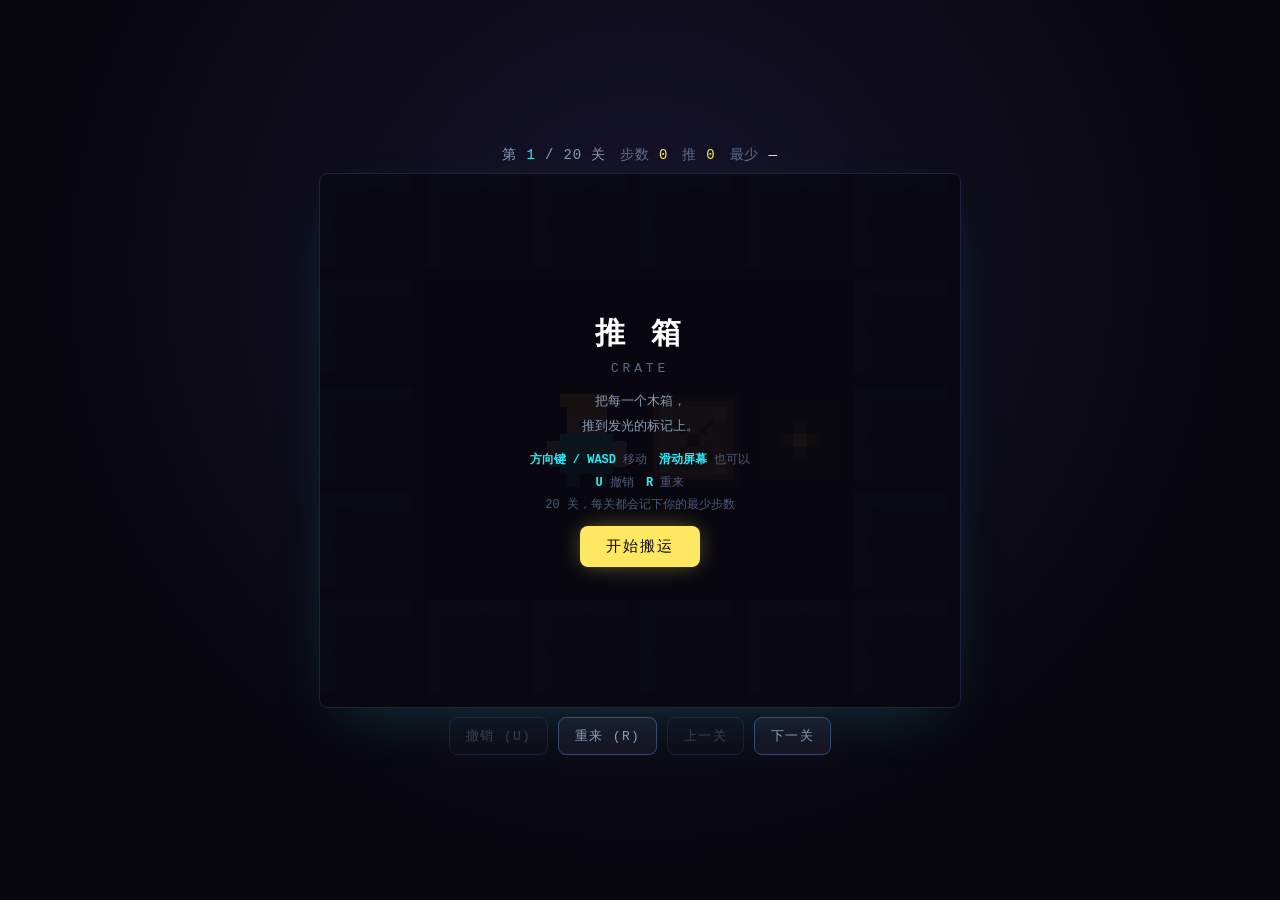
<file: crate/index.html>
<!DOCTYPE html>
<html lang="zh-CN">

<head>
  <meta charset="utf-8">
  <meta name="viewport" content="width=device-width,initial-scale=1,maximum-scale=1,user-scalable=no,viewport-fit=cover">
  <title>推箱 · CRATE</title>
  <meta name="description" content="像素风推箱子：二十关，把木箱推到发光的标记上。可撤销、可重来，记录每关最少步数。纯离线可玩。">
  <meta name="theme-color" content="#0d0b14">
  <meta name="color-scheme" content="dark">
  <meta name="mobile-web-app-capable" content="yes">
  <meta name="apple-mobile-web-app-capable" content="yes">
  <meta name="apple-mobile-web-app-status-bar-style" content="black-translucent">
  <meta name="apple-mobile-web-app-title" content="推箱">
  <meta name="format-detection" content="telephone=no,email=no,address=no">
  <link rel="manifest" href="manifest.webmanifest">
  <link rel="icon" type="image/png" sizes="32x32" href="icons/favicon-32.png">
  <link rel="apple-touch-icon" href="icons/apple-touch-icon.png">
  <style>
    :root {
      --ink: #08070e;
      --deep: #141122;
      --slate: #262b44;
      --panel: #3a4466;
      --steel: #5a6988;
      --fog: #8b9bb4;
      --mist: #c0cbdc;
      --cyan: #2ce8f5;
      --gold: #fee761;
      --amber: #feae34;
      --green: #63c74d;
      --safe-t: env(safe-area-inset-top, 0px);
      --safe-b: env(safe-area-inset-bottom, 0px);
      --safe-l: env(safe-area-inset-left, 0px);
      --safe-r: env(safe-area-inset-right, 0px);
    }

    * {
      box-sizing: border-box;
      -webkit-tap-highlight-color: transparent;
    }

    html,
    body {
      margin: 0;
      padding: 0;
      height: 100%;
    }

    html {
      background: var(--ink);
    }

    body {
      background:
        radial-gradient(circle at 50% 30%, #16132c 0%, var(--ink) 68%),
        var(--ink);
      color: var(--mist);
      font-family: "Cascadia Mono", "Consolas", "Menlo", "Courier New", ui-monospace, monospace;
      display: flex;
      flex-direction: column;
      align-items: center;
      justify-content: center;
      gap: 10px;
      min-height: 100dvh;
      overflow: hidden;
      overscroll-behavior: none;
      touch-action: manipulation;
      user-select: none;
      padding: calc(8px + var(--safe-t)) calc(8px + var(--safe-r)) calc(8px + var(--safe-b)) calc(8px + var(--safe-l));
    }

    /* ---------- 顶部信息 ---------- */
    #bar {
      display: flex;
      align-items: center;
      gap: 14px;
      font-size: clamp(11px, 2.7vmin, 14px);
      letter-spacing: .06em;
      color: var(--fog);
      flex-wrap: wrap;
      justify-content: center;
    }

    #bar b {
      font-weight: 400;
      color: var(--gold);
    }

    #bar .lv {
      color: var(--cyan);
    }

    #bar .dim {
      color: #5f6d8c;
    }

    /* ---------- 棋盘 ---------- */
    #boardWrap {
      position: relative;
      display: grid;
      place-items: center;
    }

    canvas {
      display: block;
      image-rendering: pixelated;
      image-rendering: crisp-edges;
      border-radius: 8px;
      box-shadow: 0 0 0 1px #241f3c, 0 20px 60px -26px #2ce8f540;
      touch-action: none;
    }

    /* ---------- 控制条 ---------- */
    #ctrl {
      display: flex;
      gap: 10px;
      align-items: center;
      justify-content: center;
      flex-wrap: wrap;
    }

    #ctrl button {
      font: inherit;
      font-size: clamp(11px, 2.7vmin, 13px);
      letter-spacing: .1em;
      color: var(--fog);
      background: rgba(24, 20, 37, .8);
      border: 1px solid var(--panel);
      border-radius: 8px;
      padding: 9px 16px;
      cursor: pointer;
      transition: color .15s, border-color .15s, transform .1s;
    }

    #ctrl button:hover {
      color: var(--mist);
      border-color: var(--steel);
    }

    #ctrl button:active {
      transform: scale(.95);
    }

    #ctrl button:disabled {
      opacity: .35;
      cursor: default;
    }

    /* ---------- 触屏方向盘 ---------- */
    #pad {
      display: none;
      grid-template-columns: repeat(3, 1fr);
      grid-template-rows: repeat(3, 1fr);
      gap: 7px;
      width: clamp(140px, 42vmin, 190px);
      aspect-ratio: 1/1;
    }

    #pad button {
      font: inherit;
      font-size: 20px;
      color: var(--mist);
      background: rgba(24, 20, 37, .85);
      border: 1px solid var(--panel);
      border-radius: 10px;
      cursor: pointer;
    }

    #pad button:active {
      background: rgba(44, 232, 245, .18);
      border-color: var(--cyan);
    }

    #pad .sp {
      border: 0;
      background: transparent;
      pointer-events: none;
    }

    #pad .u {
      grid-area: 1/2;
    }

    #pad .l {
      grid-area: 2/1;
    }

    #pad .d {
      grid-area: 3/2;
    }

    #pad .r {
      grid-area: 2/3;
    }

    @media (hover: none) and (pointer: coarse) {
      #pad {
        display: grid;
      }
    }

    /* ---------- 遮挡层 ---------- */
    .layer {
      position: absolute;
      inset: 0;
      /* 比灯塔那层更实一点：推箱的棋盘里有金色木箱，透太多会让标题文字发糊 */
      background: rgba(8, 7, 14, .94);
      border-radius: 8px;
      display: flex;
      flex-direction: column;
      align-items: center;
      justify-content: center;
      text-align: center;
      gap: 9px;
      padding: 6%;
      z-index: 6;
    }

    .layer.hide {
      display: none;
    }

    .big {
      font-size: clamp(20px, 5.2vmin, 30px);
      letter-spacing: .14em;
      color: #fff;
      margin: 0;
    }

    .sub {
      font-size: clamp(11px, 2.7vmin, 13px);
      color: var(--fog);
      line-height: 1.9;
      margin: 0;
    }

    .stat {
      display: flex;
      gap: 18px;
      margin: 2px 0;
    }

    .stat div {
      text-align: center;
    }

    .stat i {
      display: block;
      font-style: normal;
      color: #5f6d8c;
      font-size: clamp(10px, 2.3vmin, 11px);
      letter-spacing: .1em;
    }

    .stat b {
      font-weight: 400;
      font-size: clamp(16px, 4vmin, 21px);
      color: var(--gold);
    }

    .stat b.best {
      color: var(--cyan);
    }

    .layer button {
      font: inherit;
      font-size: clamp(12px, 3vmin, 15px);
      letter-spacing: .14em;
      color: var(--ink);
      background: var(--gold);
      border: 0;
      border-radius: 8px;
      padding: 11px 26px;
      cursor: pointer;
      box-shadow: 0 0 24px -6px #fee76199;
    }

    .layer button:active {
      transform: scale(.96);
    }

    .layer button.ghost {
      background: transparent;
      color: var(--fog);
      border: 1px solid var(--panel);
      box-shadow: none;
      font-size: clamp(11px, 2.6vmin, 13px);
      padding: 8px 18px;
    }

    .tips {
      font-size: clamp(10px, 2.4vmin, 12px);
      color: #4d5a78;
      line-height: 1.9;
    }
  </style>
</head>

<body>
  <div id="bar">
    <span>第 <b class="lv" id="hLv">1</b> / <span id="hTotal">20</span> 关</span>
    <span class="dim">步数 <b id="hMoves">0</b></span>
    <span class="dim">推 <b id="hPush">0</b></span>
    <span class="dim">最少 <b id="hBest">—</b></span>
  </div>

  <div id="boardWrap">
    <canvas id="cv"></canvas>

    <div class="layer" id="title">
      <h1 class="big">推 箱</h1>
      <p class="sub" style="letter-spacing:.3em;margin-top:-6px;color:var(--steel)">CRATE</p>
      <p class="sub">把每一个木箱，<br>推到发光的标记上。</p>
      <div class="tips">
        <b style="color:var(--cyan)">方向键 / WASD</b> 移动　<b style="color:var(--cyan)">滑动屏幕</b> 也可以<br>
        <b style="color:var(--cyan)">U</b> 撤销　<b style="color:var(--cyan)">R</b> 重来<br>
        20 关，每关都会记下你的最少步数
      </div>
      <button id="startBtn">开始搬运</button>
      <button class="ghost" id="contBtn" style="display:none">继续第 <span id="contLv">1</span> 关</button>
    </div>

    <div class="layer hide" id="win">
      <h1 class="big" id="winTitle">过关</h1>
      <div class="stat">
        <div><i>步数</i><b id="wMoves">0</b></div>
        <div><i>最少</i><b class="best" id="wBest">0</b></div>
      </div>
      <p class="sub" id="winNote">很干净。</p>
      <button id="nextBtn">下一关</button>
      <button class="ghost" id="replayBtn">重来这关</button>
    </div>

    <div class="layer hide" id="allDone">
      <h1 class="big">全部搬完</h1>
      <p class="sub">二十关，都是你的了。<br>试着把每关的步数再压低一点。</p>
      <button id="againAllBtn">从头再来</button>
    </div>
  </div>

  <div id="ctrl">
    <button id="undoBtn">撤销 (U)</button>
    <button id="resetBtn">重来 (R)</button>
    <button id="prevBtn">上一关</button>
    <button id="nextCtrl">下一关</button>
  </div>

  <div id="pad">
    <button class="u" data-dir="u">↑</button>
    <button class="l" data-dir="l">←</button>
    <button class="d" data-dir="d">↓</button>
    <button class="r" data-dir="r">→</button>
  </div>

  <script src="js/data.js"></script>
  <script>
    (function () {
      'use strict';
      const D = CRATE;
      const T = D.TILE;
      const cv = document.getElementById('cv');
      const g = cv.getContext('2d');
      g.imageSmoothingEnabled = false;

      const el = {
        lv: document.getElementById('hLv'),
        total: document.getElementById('hTotal'),
        moves: document.getElementById('hMoves'),
        push: document.getElementById('hPush'),
        best: document.getElementById('hBest'),
        title: document.getElementById('title'),
        win: document.getElementById('win'),
        allDone: document.getElementById('allDone'),
        winTitle: document.getElementById('winTitle'),
        wMoves: document.getElementById('wMoves'),
        wBest: document.getElementById('wBest'),
        winNote: document.getElementById('winNote'),
        contBtn: document.getElementById('contBtn'),
        contLv: document.getElementById('contLv'),
        undoBtn: document.getElementById('undoBtn'),
        prevBtn: document.getElementById('prevBtn'),
        nextCtrl: document.getElementById('nextCtrl')
      };
      el.total.textContent = D.LEVELS.length;

      /* ---------- 存档 ---------- */
      function getBest(i) {
        try { return parseInt(localStorage.getItem(D.KEY_BEST + i) || '0', 10) || 0; } catch (e) { return 0; }
      }
      function setBest(i, v) { try { localStorage.setItem(D.KEY_BEST + i, String(v)); } catch (e) { } }
      function getProg() {
        try { return parseInt(localStorage.getItem(D.KEY_PROG) || '0', 10) || 0; } catch (e) { return 0; }
      }
      function setProg(v) {
        try { if (v > getProg()) localStorage.setItem(D.KEY_PROG, String(v)); } catch (e) { }
      }

      /* ---------- 关卡解析 ---------- */
      let L = null;   // 当前关
      let S = null;   // 当前状态

      function parse(rows) {
        const h = rows.length, w = rows[0].length;
        const wall = new Uint8Array(w * h);
        const goal = new Uint8Array(w * h);
        const box = new Uint8Array(w * h);
        let p = -1;
        for (let y = 0; y < h; y++) {
          for (let x = 0; x < w; x++) {
            const c = rows[y][x];
            const i = y * w + x;
            if (c === '#') wall[i] = 1;
            if (c === '.' || c === '*' || c === '+') goal[i] = 1;
            if (c === '$' || c === '*') box[i] = 1;
            if (c === '@' || c === '+') p = i;
          }
        }
        return { w: w, h: h, wall: wall, goal: goal, box: box, p0: p, rows: rows };
      }

      function loadLevel(idx) {
        const lv = Math.max(0, Math.min(D.LEVELS.length - 1, idx));
        L = parse(D.LEVELS[lv]);
        L.index = lv;
        cv.width = L.w * T;
        cv.height = L.h * T;
        S = {
          p: L.p0,
          box: L.box.slice(),
          moves: 0,
          pushes: 0,
          hist: [],
          won: false,
          winT: 0,
          // 渲染插值
          vx: L.p0 % L.w, vy: (L.p0 / L.w) | 0,
          face: 1,
          animBox: -1, animFrom: -1, animT: 1,
          shake: 0
        };
        fit();
        lastGoalCount = goalCount();
        syncHud();
        el.win.classList.add('hide');
        el.allDone.classList.add('hide');
        el.title.classList.add('hide');
      }

      function fit() {
        if (!L) return;
        const availW = Math.min(window.innerWidth * 0.94, 640);
        const availH = window.innerHeight - (window.innerWidth < 520 ? 250 : 190);
        const sc = Math.max(0.35, Math.min(availW / (L.w * T), availH / (L.h * T)));
        cv.style.width = Math.round(L.w * T * sc) + 'px';
        cv.style.height = Math.round(L.h * T * sc) + 'px';
      }
      window.addEventListener('resize', fit);
      window.addEventListener('orientationchange', function () { setTimeout(fit, 120); });

      /* ---------- 移动 ---------- */
      const DIRS = { u: [0, -1], d: [0, 1], l: [-1, 0], r: [1, 0] };

      /* 移动前拍快照 —— 必须在改状态之前，否则撤销会回到「移动后」 */
      function snapshot() {
        S.hist.push({ p: S.p, box: S.box.slice(), moves: S.moves, pushes: S.pushes, face: S.face });
        if (S.hist.length > 400) S.hist.shift();
      }

      function move(dir) {
        if (!S || S.won) return;
        const d = DIRS[dir];
        if (!d) return;
        const dx = d[0], dy = d[1];
        const x = S.p % L.w, y = (S.p / L.w) | 0;
        const nx = x + dx, ny = y + dy;
        if (nx < 0 || ny < 0 || nx >= L.w || ny >= L.h) return;
        const ni = ny * L.w + nx;
        if (L.wall[ni]) { bump(); return; }

        if (S.box[ni]) {
          const bx = nx + dx, by = ny + dy;
          if (bx < 0 || by < 0 || bx >= L.w || by >= L.h) { bump(); return; }
          const bi = by * L.w + bx;
          if (L.wall[bi] || S.box[bi]) { bump(); return; }
          snapshot();
          S.box[ni] = 0;
          S.box[bi] = 1;
          S.pushes++;
          S.animBox = bi; S.animFrom = ni; S.animT = 0;
        } else {
          snapshot();
        }

        S.p = ni;
        S.moves++;
        S.face = dx > 0 ? 1 : (dx < 0 ? -1 : S.face);
        syncHud();
        checkWin();
      }

      function bump() {
        S.shake = 1;
        A.bump();
      }

      function undo() {
        if (!S || !S.hist.length || S.won) return;
        const h = S.hist.pop();
        S.p = h.p; S.box = h.box; S.moves = h.moves; S.pushes = h.pushes; S.face = h.face;
        S.animT = 1;
        syncHud();
      }

      function reset() {
        if (!L) return;
        const idx = L.index;
        loadLevel(idx);
        A.back();
      }

      function checkWin() {
        for (let i = 0; i < L.goal.length; i++) {
          if (L.goal[i] && !S.box[i]) return;
        }
        // 全部就位
        S.won = true;
        S.winT = performance.now();
        A.win();
        /* 成绩立刻落盘：620ms 只是给过关闪光留的时间，
           这段窗口里用户完全可能点「上一关 / 下一关」，不能把存档押在延迟回调上 */
        const idx = L.index, moves = S.moves;
        const prev = getBest(idx);
        const isBest = prev === 0 || moves < prev;
        if (isBest) setBest(idx, moves);
        setProg(idx + 1);
        const bestVal = isBest ? moves : prev;
        setTimeout(function () { showWin(idx, moves, bestVal, isBest); }, 620);
      }

      function showWin(idx, moves, bestVal, isBest) {
        if (L.index !== idx) return;        // 已经翻到别的关了，别弹旧的结算
        el.wMoves.textContent = moves;
        el.wBest.textContent = bestVal;
        const note = isBest ? '新的最少步数。' :
          (moves === bestVal ? '和你的最好成绩一样。' : '比你最好多 ' + (moves - bestVal) + ' 步。');
        el.winNote.textContent = note;
        el.winTitle.textContent = (idx === D.LEVELS.length - 1) ? '最后一关' : '过关';
        el.win.classList.remove('hide');
      }

      /* ---------- HUD ---------- */
      function syncHud() {
        if (!L || !S) return;
        el.lv.textContent = L.index + 1;
        el.moves.textContent = S.moves;
        el.push.textContent = S.pushes;
        const b = getBest(L.index);
        el.best.textContent = b || '—';
        el.undoBtn.disabled = S.hist.length === 0;
        el.prevBtn.disabled = L.index === 0;
        el.nextCtrl.disabled = L.index >= D.LEVELS.length - 1;
      }

      /* ---------- 音效（程序化） ---------- */
      const A = {
        ctx: null, ready: false,
        init() {
          if (this.ctx) return;
          const AC = window.AudioContext || window.webkitAudioContext;
          if (!AC) return;
          this.ctx = new AC(); this.ready = true;
        },
        tone(f, dur, type, vol, slide) {
          if (!this.ready) return;
          const c = this.ctx, t = c.currentTime;
          const o = c.createOscillator(), gn = c.createGain();
          o.type = type || 'square';
          o.frequency.setValueAtTime(f, t);
          if (slide) o.frequency.exponentialRampToValueAtTime(Math.max(40, slide), t + dur);
          gn.gain.setValueAtTime(vol || 0.1, t);
          gn.gain.exponentialRampToValueAtTime(0.0006, t + dur);
          o.connect(gn); gn.connect(c.destination);
          o.start(t); o.stop(t + dur + 0.02);
        },
        step() { this.tone(220 + Math.random() * 40, 0.045, 'square', 0.045, 160); },
        push() { this.tone(120, 0.11, 'sawtooth', 0.09, 70); },
        bump() { this.tone(78, 0.14, 'square', 0.11, 48); },
        back() { this.tone(300, 0.1, 'triangle', 0.09, 180); },
        place() { this.tone(880, 0.13, 'square', 0.1); },
        win() {
          const self = this;
          [523, 659, 784, 1047].forEach(function (f, i) {
            setTimeout(function () { self.tone(f, 0.2, 'triangle', 0.12); }, i * 110);
          });
        },
        resume() { if (this.ctx && this.ctx.state === 'suspended') this.ctx.resume(); }
      };
      // 推箱子落位时给一声（在 move 里调用不方便，这里挂在 checkWin 前的简单判定）
      let lastGoalCount = -1;
      function goalCount() { let n = 0; for (let i = 0; i < L.goal.length; i++) if (L.goal[i] && S.box[i]) n++; return n; }

      /* ---------- 渲染 ---------- */
      let T0 = 0;
      function hash(x, y) {
        let h = (x * 374761393 + y * 668265263) | 0;
        h = (h ^ (h >> 13)) * 1274126177;
        return ((h ^ (h >> 16)) >>> 0) / 4294967296;
      }

      function draw(now) {
        const t = now / 1000;
        if (!L || !S) return;

        // 玩家渲染坐标插值
        const tx = S.p % L.w, ty = (S.p / L.w) | 0;
        const k = Math.min(1, 0.42);
        S.vx += (tx - S.vx) * k;
        S.vy += (ty - S.vy) * k;
        if (Math.abs(tx - S.vx) < 0.01) S.vx = tx;
        if (Math.abs(ty - S.vy) < 0.01) S.vy = ty;
        if (S.animT < 1) S.animT = Math.min(1, S.animT + 0.28);
        if (S.shake > 0) S.shake = Math.max(0, S.shake - 0.12);

        g.save();
        if (S.shake > 0) {
          const s = S.shake * 1.6;
          g.translate((Math.random() - 0.5) * s, (Math.random() - 0.5) * s);
        }

        g.fillStyle = '#08070e';
        g.fillRect(-4, -4, cv.width + 8, cv.height + 8);

        /* 地板 / 墙 / 目标 */
        for (let y = 0; y < L.h; y++) {
          for (let x = 0; x < L.w; x++) {
            const i = y * L.w + x;
            const px = x * T, py = y * T;
            if (L.wall[i]) { drawWall(px, py, x, y); continue; }
            drawFloor(px, py, x, y);
            if (L.goal[i]) drawGoal(px, py, t, S.box[i]);
          }
        }

        /* 箱子 */
        for (let y = 0; y < L.h; y++) {
          for (let x = 0; x < L.w; x++) {
            const i = y * L.w + x;
            if (!S.box[i]) continue;
            let rx = x, ry = y;
            if (S.animT < 1 && i === S.animBox) {
              const fx = S.animFrom % L.w, fy = (S.animFrom / L.w) | 0;
              rx = fx + (x - fx) * ease(S.animT);
              ry = fy + (y - fy) * ease(S.animT);
            }
            drawBox(rx * T, ry * T, L.goal[i], t);
          }
        }

        /* 玩家 */
        drawPlayer(S.vx * T, S.vy * T, S.face, t);

        /* 过关闪光 */
        if (S.won) {
          const p = Math.min(1, (performance.now() - S.winT) / 600);
          g.fillStyle = 'rgba(254,231,97,' + (0.42 * (1 - p)).toFixed(3) + ')';
          g.fillRect(0, 0, cv.width, cv.height);
        }
        g.restore();
      }

      function ease(t) { return t < 0.5 ? 2 * t * t : 1 - Math.pow(-2 * t + 2, 2) / 2; }

      function drawFloor(px, py, x, y) {
        const alt = (x + y) % 2 === 0;
        g.fillStyle = alt ? '#12101f' : '#141226';
        g.fillRect(px, py, T, T);
        // 一点颗粒
        for (let i = 0; i < 3; i++) {
          const r1 = hash(x * 7 + i, y * 13 + i);
          const r2 = hash(x * 3 + i * 5, y * 11 + i);
          if (r1 > 0.62) {
            g.fillStyle = r2 > 0.5 ? '#1a1730' : '#0f0d1b';
            g.fillRect(px + ((r2 * (T - 2)) | 0), py + ((r1 * (T - 2)) | 0), 1, 1);
          }
        }
      }

      function drawWall(px, py, x, y) {
        g.fillStyle = '#2b2450';
        g.fillRect(px, py, T, T);
        g.fillStyle = '#3a4470';
        g.fillRect(px, py, T, 2);
        g.fillRect(px, py, 2, T);
        g.fillStyle = '#1c1736';
        g.fillRect(px, py + T - 2, T, 2);
        g.fillRect(px + T - 2, py, 2, T);
        // 砖缝
        g.fillStyle = '#221d40';
        g.fillRect(px + 2, py + 7, T - 4, 1);
        const off = (y % 2) ? 3 : 8;
        g.fillRect(px + off, py + 2, 1, 6);
        g.fillRect(px + ((off + 5) % 12) + 2, py + 8, 1, 6);
      }

      function drawGoal(px, py, t, filled) {
        if (filled) return;
        const c = px + T / 2, cy = py + T / 2;
        const pulse = 0.55 + 0.45 * Math.sin(t * 2.4);
        g.fillStyle = 'rgba(254,231,97,' + (0.10 + 0.09 * pulse).toFixed(3) + ')';
        g.fillRect(px + 2, py + 2, T - 4, T - 4);
        g.fillStyle = '#7a6a2a';
        g.fillRect(c - 3, cy - 1, 6, 2);
        g.fillRect(c - 1, cy - 3, 2, 6);
        g.fillStyle = 'rgba(254,231,97,' + (0.5 + 0.4 * pulse).toFixed(3) + ')';
        g.fillRect(c - 1, cy - 1, 2, 2);
      }

      function drawBox(px, py, onGoal, t) {
        const x = Math.round(px), y = Math.round(py);
        if (onGoal) {
          const pulse = 0.5 + 0.5 * Math.sin(t * 4);
          g.fillStyle = 'rgba(254,231,97,' + (0.16 + 0.14 * pulse).toFixed(3) + ')';
          g.fillRect(x - 1, y - 1, T + 2, T + 2);
        }
        // 箱体
        g.fillStyle = onGoal ? '#7a5c1e' : '#5c3b24';
        g.fillRect(x + 1, y + 1, T - 2, T - 2);
        g.fillStyle = onGoal ? '#e8b53c' : '#a06c40';
        g.fillRect(x + 2, y + 2, T - 4, T - 4);
        g.fillStyle = onGoal ? '#fee761' : '#c28569';
        g.fillRect(x + 3, y + 3, T - 6, T - 6);
        // 对角加固
        g.fillStyle = onGoal ? '#a8791f' : '#6b4227';
        for (let i = 0; i < T - 8; i++) {
          g.fillRect(x + 4 + i, y + 4 + i, 1, 1);
          g.fillRect(x + T - 5 - i, y + 4 + i, 1, 1);
        }
        // 边框
        g.fillStyle = onGoal ? '#8a6420' : '#4a2f1c';
        g.fillRect(x + 1, y + 1, T - 2, 1);
        g.fillRect(x + 1, y + 1, 1, T - 2);
        g.fillRect(x + 1, y + T - 2, T - 2, 1);
        g.fillRect(x + T - 2, y + 1, 1, T - 2);
        // 铆钉
        g.fillStyle = onGoal ? '#fff3b0' : '#e0b48f';
        const rp = [[3, 3], [T - 5, 3], [3, T - 5], [T - 5, T - 5]];
        for (let i = 0; i < 4; i++) g.fillRect(x + rp[i][0], y + rp[i][1], 2, 2);
      }

      function drawPlayer(px, py, face, t) {
        const x = Math.round(px), y = Math.round(py);
        const bob = Math.round(Math.sin(t * 6) * 0.6);
        // 影子
        g.fillStyle = 'rgba(0,0,0,0.35)';
        g.fillRect(x + 4, y + T - 3, 8, 2);
        // 腿
        g.fillStyle = '#1d6f80';
        g.fillRect(x + 5, y + 11 + bob, 2, 3);
        g.fillRect(x + 9, y + 11 + bob, 2, 3);
        // 身体
        g.fillStyle = '#2ce8f5';
        g.fillRect(x + 4, y + 6 + bob, 8, 6);
        g.fillStyle = '#1a9bb5';
        g.fillRect(x + 4, y + 10 + bob, 8, 2);
        // 手
        g.fillStyle = '#e8b796';
        g.fillRect(x + 2, y + 7 + bob, 2, 4);
        g.fillRect(x + 12, y + 7 + bob, 2, 4);
        // 头
        g.fillStyle = '#e8b796';
        g.fillRect(x + 5, y + 1 + bob, 6, 5);
        // 安全帽
        g.fillStyle = '#feae34';
        g.fillRect(x + 4, y + 0 + bob, 8, 2);
        g.fillRect(x + 5, y + 2 + bob, 6, 1);
        // 眼睛（朝向）
        g.fillStyle = '#0d0b14';
        const ex = face > 0 ? 0 : -1;
        g.fillRect(x + 7 + ex, y + 4 + bob, 1, 1);
        g.fillRect(x + 9 + ex, y + 4 + bob, 1, 1);
      }

      /* ---------- 主循环 ---------- */
      function frame(now) {
        draw(now);
        // 音效：箱子落位提示
        if (L && S && !S.won) {
          const gc = goalCount();
          if (lastGoalCount >= 0 && gc > lastGoalCount) A.place();
          lastGoalCount = gc;
        }
        requestAnimationFrame(frame);
      }

      /* ---------- 输入 ---------- */
      const KEYMAP = {
        ArrowUp: 'u', ArrowDown: 'd', ArrowLeft: 'l', ArrowRight: 'r',
        w: 'u', s: 'd', a: 'l', d: 'r', W: 'u', S: 'd', A: 'l', D: 'r'
      };
      window.addEventListener('keydown', function (e) {
        const k = e.key;
        if (KEYMAP[k]) { e.preventDefault(); act(KEYMAP[k]); return; }
        if (k === 'u' || k === 'U' || k === 'z' || k === 'Z') { e.preventDefault(); undo(); }
        else if (k === 'r' || k === 'R') { e.preventDefault(); reset(); }
        else if (k === ' ' || k === 'Enter') {
          e.preventDefault();
          if (!el.title.classList.contains('hide')) startFrom(0);
          else if (!el.win.classList.contains('hide')) nextLevel();
        }
      });

      function act(dir) {
        if (!el.title.classList.contains('hide')) return;
        if (!el.win.classList.contains('hide')) return;
        A.init(); A.resume();
        const px = S.p % L.w, py = (S.p / L.w) | 0;
        const dx = DIRS[dir][0], dy = DIRS[dir][1];
        const ni = (py + dy) * L.w + (px + dx);
        const willPush = !L.wall[ni] && S.box[ni];
        move(dir);
        if (willPush) A.push(); else A.step();
      }

      /* 滑动 */
      let sp = null;
      cv.addEventListener('pointerdown', function (e) {
        e.preventDefault();
        sp = { x: e.clientX, y: e.clientY };
        try { cv.setPointerCapture(e.pointerId); } catch (err) { }
      });
      cv.addEventListener('pointerup', function (e) {
        if (!sp) return;
        const dx = e.clientX - sp.x, dy = e.clientY - sp.y;
        const ad = Math.abs(dx), ay = Math.abs(dy);
        if (Math.max(ad, ay) < 16) { sp = null; return; }
        act(ad > ay ? (dx > 0 ? 'r' : 'l') : (dy > 0 ? 'd' : 'u'));
        sp = null;
      });
      cv.addEventListener('pointercancel', function () { sp = null; });
      cv.addEventListener('contextmenu', function (e) { e.preventDefault(); });

      document.getElementById('pad').addEventListener('click', function (e) {
        const b = e.target.closest('button[data-dir]');
        if (b) act(b.dataset.dir);
      });

      /* 按钮 */
      function nextLevel() {
        const n = L.index + 1;
        if (n >= D.LEVELS.length) { el.win.classList.add('hide'); el.allDone.classList.remove('hide'); return; }
        loadLevel(n);
      }
      function startFrom(idx) {
        A.init(); A.resume();
        loadLevel(idx);
      }
      document.getElementById('startBtn').addEventListener('click', function () {
        startFrom(0);
      });
      const cont = getProg();
      if (cont > 0) {
        el.contBtn.style.display = '';
        el.contLv.textContent = Math.min(cont + 1, D.LEVELS.length);
        el.contBtn.addEventListener('click', function () { startFrom(Math.min(cont, D.LEVELS.length - 1)); });
      }
      document.getElementById('nextBtn').addEventListener('click', nextLevel);
      document.getElementById('replayBtn').addEventListener('click', function () {
        el.win.classList.add('hide');
        loadLevel(L.index);
      });
      document.getElementById('againAllBtn').addEventListener('click', function () {
        el.allDone.classList.add('hide');
        loadLevel(0);
      });
      document.getElementById('undoBtn').addEventListener('click', undo);
      document.getElementById('resetBtn').addEventListener('click', reset);
      document.getElementById('prevBtn').addEventListener('click', function () {
        if (L.index > 0) loadLevel(L.index - 1);
      });
      document.getElementById('nextCtrl').addEventListener('click', function () {
        if (L.index < D.LEVELS.length - 1) loadLevel(L.index + 1);
      });

      /* ---------- 启动 ---------- */
      // 标题页也要有个棋盘当背景：先载入第 1 关但不显示 HUD 变化
      loadLevel(0);
      el.title.classList.remove('hide');
      requestAnimationFrame(frame);

      if ('serviceWorker' in navigator && /^https?:$/.test(location.protocol)) {
        window.addEventListener('load', function () {
          navigator.serviceWorker.register('sw.js').catch(function () { });
        });
      }

      /* 调试出口 */
      window.CRATE_APP = {
        L: function () { return L; },
        S: function () { return S; },
        move: function (d) { move(d); },
        undo: undo,
        reset: reset,
        load: function (i) { loadLevel(i); },
        parse: parse,
        state: function () {
          return {
            level: L.index,
            moves: S.moves, pushes: S.pushes,
            won: S.won,
            boxes: Array.from(S.box),
            player: S.p
          };
        }
      };
    })();
  </script>
</body>

</html>
</file>
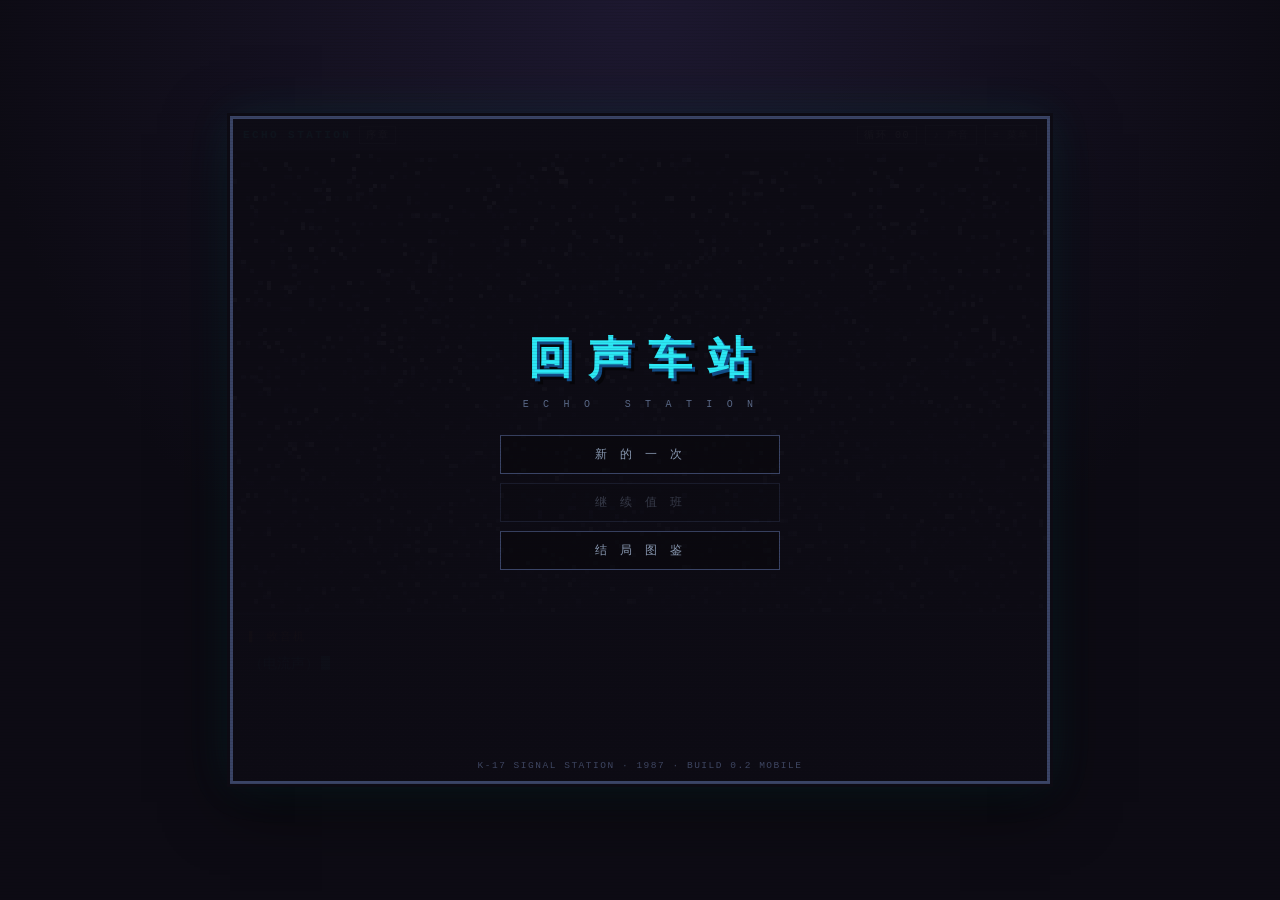
<file: echo-station/index.html>
<!DOCTYPE html>
<html lang="zh-CN">
<head>
<meta charset="utf-8">
<meta name="viewport" content="width=device-width,initial-scale=1,maximum-scale=1,user-scalable=no,viewport-fit=cover">
<title>回声车站 · ECHO STATION</title>
<meta name="description" content="1987 年冬，废弃铁路 K-17 信号站。像素风循环叙事游戏，6 个结局，可离线游玩。">
<meta name="theme-color" content="#0d0b14">
<meta name="color-scheme" content="dark">
<meta name="mobile-web-app-capable" content="yes">
<meta name="apple-mobile-web-app-capable" content="yes">
<meta name="apple-mobile-web-app-status-bar-style" content="black-translucent">
<meta name="apple-mobile-web-app-title" content="回声车站">
<meta name="format-detection" content="telephone=no,email=no,address=no">
<link rel="manifest" href="manifest.webmanifest">
<link rel="icon" type="image/png" sizes="32x32" href="icons/favicon-32.png">
<link rel="apple-touch-icon" href="icons/apple-touch-icon.png">
<style>
  :root{
    --ink:#0d0b14; --deep:#181425; --slate:#262b44; --panel:#3a4466;
    --steel:#5a6988; --fog:#8b9bb4; --mist:#c0cbdc; --white:#ffffff;
    --cyan:#2ce8f5; --blue:#0099db; --navy:#124e89;
    --red:#e43b44; --amber:#feae34; --gold:#fee761; --green:#63c74d;
    --rust:#be4a2f;
  }
  *{box-sizing:border-box; -webkit-tap-highlight-color:transparent;}
  html,body{margin:0;padding:0;height:100%;}
  html{background:var(--ink);}
  body{
    background:
      radial-gradient(circle at 50% 0%, #1d1830 0%, var(--ink) 60%),
      var(--ink);
    color:var(--mist);
    font-family:"Cascadia Mono","Consolas","Menlo","Courier New",ui-monospace,monospace;
    display:flex; align-items:center; justify-content:center;
    padding:14px;
    overflow:hidden;
    min-height:100dvh;
    overscroll-behavior:none;          /* 关掉 iOS 整页橡皮筋 */
    touch-action:manipulation;          /* 去掉双击缩放的 300ms 延迟 */
    -webkit-user-select:none; -moz-user-select:none; user-select:none;
    -webkit-touch-callout:none;         /* 长按不弹「拷贝/查询」菜单 */
  }
  body::after{
    content:""; position:fixed; inset:0; pointer-events:none; z-index:99;
    background:repeating-linear-gradient(to bottom, rgba(0,0,0,.16) 0 1px, transparent 1px 3px);
    mix-blend-mode:multiply; opacity:.5;
  }
  #cab{
    width:100%; max-width:820px; position:relative;
    border:3px solid var(--panel);
    background:var(--deep);
    box-shadow:0 0 0 3px var(--ink), 0 0 42px rgba(44,232,245,.10), 0 18px 60px rgba(0,0,0,.7);
    display:flex; flex-direction:column;
    max-height:calc(100vh - 28px);
    max-height:calc(100dvh - 28px);
  }
  #bar{
    display:flex; align-items:center; gap:8px;
    padding:6px 10px; background:var(--slate);
    border-bottom:3px solid var(--ink); font-size:11px; letter-spacing:.14em;
    color:var(--fog); flex:0 0 auto;
  }
  #bar b{color:var(--cyan); font-weight:600; letter-spacing:.22em;}
  #bar .sp{flex:1}
  .tag{
    border:1px solid var(--steel); padding:1px 6px; color:var(--mist); font-size:10px;
  }
  .tag.hot{border-color:var(--red); color:var(--red);}
  .btn{
    cursor:pointer; border:1px solid var(--steel); background:transparent;
    color:var(--fog); font:inherit; font-size:10px; padding:2px 7px; letter-spacing:.1em;
  }
  .btn:hover{border-color:var(--cyan); color:var(--cyan);}
  #view{position:relative; background:#000; flex:0 0 auto; overflow:hidden;}
  #cv{
    display:block; width:100%; height:auto; image-rendering:pixelated;
    image-rendering:crisp-edges; background:#000;
  }
  #glow{
    position:absolute; inset:0; pointer-events:none;
    background:radial-gradient(ellipse at 50% 120%, rgba(44,232,245,.10), transparent 70%);
  }
  #box{
    flex:1 1 auto; overflow-y:auto; overflow-x:hidden;
    padding:14px 16px 16px; min-height:150px;
    border-top:3px solid var(--panel); background:linear-gradient(180deg,#1b1730,#141122);
    overscroll-behavior:contain;              /* 滚到底不再带动整页 */
    -webkit-overflow-scrolling:touch;         /* iOS 惯性滚动 */
    touch-action:pan-y;                       /* 纵向滚动交给浏览器，横向留给手势 */
  }
  #speaker{
    font-size:11px; letter-spacing:.2em; color:var(--amber); margin-bottom:7px;
    min-height:14px; text-transform:uppercase;
  }
  #text{font-size:14px; line-height:1.95; min-height:5.6em; white-space:pre-wrap; word-break:break-word;}
  #text .d{color:var(--fog);}            /* 环境/旁白 */
  #text .v{color:var(--cyan);}           /* 收音机里的声音 */
  #text .em{color:var(--gold);}
  #text em{font-style:normal; color:var(--gold);}
  #ell{display:inline-block; width:.62em; height:.95em; background:var(--cyan);
       vertical-align:-2px; animation:bl .55s steps(1,end) infinite; margin-left:2px;}
  @keyframes bl{50%{opacity:0}}
  #choices{margin-top:12px; display:flex; flex-direction:column; gap:6px;}
  .ch{
    text-align:left; cursor:pointer; font:inherit; font-size:13.5px;
    background:#00000033; border:1px solid var(--slate); border-left:4px solid var(--steel);
    color:var(--mist); padding:8px 11px; line-height:1.5;
    transition:background .1s, border-color .1s, transform .06s;
  }
  .ch:hover{background:rgba(44,232,245,.09); border-left-color:var(--cyan); color:var(--white);}
  .ch:active{transform:translateX(2px);}
  .ch .n{color:var(--steel); margin-right:8px;}
  .ch:hover .n{color:var(--cyan);}
  .ch .lk{color:var(--red); font-size:11px; margin-left:6px;}
  #hint{font-size:10px; color:#4d5673; letter-spacing:.12em; margin-top:10px; text-align:right;}
  /* menu */
  #menu{
    position:absolute; inset:0; background:linear-gradient(180deg,rgba(13,11,20,.96),rgba(13,11,20,.99));
    display:flex; flex-direction:column; align-items:center; justify-content:center; gap:9px; z-index:20;
  }
  #menu h1{
    /* text-indent 抵消末字后多出的字距，中文标题才能真的居中 */
    font-size:clamp(26px,7vw,44px); letter-spacing:.36em; text-indent:.36em;
    margin:0 0 2px;
    color:var(--cyan); text-shadow:3px 3px 0 var(--navy), 6px 6px 0 #00000088;
  }
  #menu .sub{font-size:10px; letter-spacing:.42em; color:var(--steel); margin-bottom:16px;}
  #menu .btn2{
    width:min(280px,74vw); padding:10px; font:inherit; font-size:12px; letter-spacing:.24em;
    background:#00000044; border:1px solid var(--panel); color:var(--fog); cursor:pointer;
  }
  #menu .btn2:hover{border-color:var(--cyan); color:var(--cyan); background:rgba(44,232,245,.08);}
  #menu .btn2[disabled]{opacity:.32; cursor:default;}
  #menu .ver{position:absolute; bottom:10px; font-size:9.5px; color:#3f4763; letter-spacing:.16em;}
  #panel{
    position:absolute; inset:0; z-index:30; background:rgba(9,8,15,.97);
    padding:20px; overflow-y:auto; display:none;
    overscroll-behavior:contain; -webkit-overflow-scrolling:touch;
    -webkit-user-select:text; user-select:text;   /* 结局图鉴允许选中复制 */
  }
  #panel h2{font-size:13px; letter-spacing:.24em; color:var(--amber); margin:0 0 14px;}
  .endrow{border-left:3px solid var(--panel); padding:9px 12px; margin-bottom:9px; background:#00000033;}
  .endrow .t{color:var(--mist); font-size:13px; letter-spacing:.1em;}
  .endrow .d{color:var(--fog); font-size:11.5px; margin-top:4px; line-height:1.7;}
  .endrow.got{border-left-color:var(--green);}
  .endrow.got .t{color:var(--gold);}
  #fx{
    position:absolute; inset:0; pointer-events:none; z-index:15; opacity:0;
    background:var(--white);
  }
  #fx.on{animation:flash .5s ease-out;}
  @keyframes flash{0%{opacity:.85}100%{opacity:0}}
  #card{
    position:absolute; inset:0; display:none; z-index:18; pointer-events:none;
    align-items:center; justify-content:center; background:rgba(13,11,20,.88);
  }
  #card.on{display:flex; animation:card 1.9s ease forwards;}
  #card span{
    font-size:clamp(15px,4.2vw,24px); letter-spacing:.32em; color:var(--gold);
    text-shadow:2px 2px 0 var(--navy), 4px 4px 0 #00000088;
    border-top:1px solid var(--panel); border-bottom:1px solid var(--panel);
    padding:11px 20px 11px 24px; text-align:center;
    /* 窄屏上长章节名宁可折行，也不要被容器裁掉半个字 */
    max-width:calc(100% - 28px); box-sizing:border-box;
  }
  @keyframes card{0%{opacity:0}14%{opacity:1}76%{opacity:1}100%{opacity:0}}
  /* ============ 手机 · 竖屏 ============ */
  @media (max-width:560px){
    body{padding:0;}
    #cab{
      height:100vh; height:100dvh;
      max-height:100vh; max-height:100dvh;
      border-left:0; border-right:0; border-top:0;
      /* 安卓外壳会算好刘海高度注入 --sai-*，WebView 报不出值时兜底 */
      padding-top:max(env(safe-area-inset-top), var(--sai-top, 0px));
      padding-left:max(env(safe-area-inset-left), var(--sai-left, 0px));
      padding-right:max(env(safe-area-inset-right), var(--sai-right, 0px));
    }
    /* 手机宽度不够：英文站名会把右侧的「声音 / 菜单」挤出屏幕，直接让位 */
    #bar{padding:8px 10px; gap:7px; font-size:10px; letter-spacing:.06em;}
    #bar b{display:none;}
    #bar .tag{font-size:10px; padding:2px 7px; letter-spacing:.08em;}
    #bar .btn{padding:5px 8px; font-size:10.5px; letter-spacing:.04em;}
    #view{display:flex; align-items:center; justify-content:center;}
    #cv{
      width:100%; height:auto;
      width:min(100%, calc(38vh * 16 / 9));
      width:min(100%, calc(38dvh * 16 / 9));
    }
    #box{padding:14px 15px calc(18px + max(env(safe-area-inset-bottom), var(--sai-bottom, 0px)));}
    #text{font-size:16px; line-height:1.85; min-height:4.6em;}
    #speaker{font-size:11.5px; margin-bottom:8px;}
    #choices{gap:9px; margin-top:14px;}
    .ch{font-size:15px; padding:13px 14px; min-height:48px; border-left-width:5px;}
    .ch .n{margin-right:9px;}
    #hint{font-size:10.5px; margin-top:14px;}
    #menu{gap:11px; padding:20px;}
    #menu h1{font-size:clamp(28px,9vw,40px);}
    #menu .btn2{width:min(320px,82vw); padding:15px; font-size:13px; min-height:52px;}
    #menu .ver{bottom:calc(12px + max(env(safe-area-inset-bottom), var(--sai-bottom, 0px)));}
    #panel{padding:18px 16px calc(24px + max(env(safe-area-inset-bottom), var(--sai-bottom, 0px)));}
    #panel .btn{padding:9px 14px; font-size:12px;}
    #card span{font-size:clamp(16px,5vw,22px); letter-spacing:.24em; padding:12px 14px;}
  }

  /* ============ 手机 · 横屏（画面与文本左右分栏） ============ */
  @media (orientation:landscape) and (max-height:600px){
    body{padding:0;}
    #cab{
      width:100%; max-width:none;
      height:100vh; height:100dvh;
      max-height:none; border-width:0;
      display:grid;
      grid-template-columns:1fr 1fr;
      grid-template-rows:auto 1fr;
      grid-template-areas:"bar bar" "view box";
      padding-left:max(env(safe-area-inset-left), var(--sai-left, 0px));
      padding-right:max(env(safe-area-inset-right), var(--sai-right, 0px));
    }
    #bar{grid-area:bar;}
    #view{
      grid-area:view; display:flex; align-items:center; justify-content:center;
      max-height:none;
    }
    #cv{width:100%; height:auto; max-height:100%; object-fit:contain;}
    /* 章节标题卡默认贴在 #view 里，可横屏时 #view 只占左半边，
       长章节名会被裁掉。改成铺满整个视口，跨两栏居中。 */
    #card{position:fixed; inset:0;}
    #box{
      grid-area:box; border-top:0; border-left:3px solid var(--panel);
      padding:12px 16px calc(12px + max(env(safe-area-inset-right), var(--sai-right, 0px)));
    }
    #text{font-size:15px; line-height:1.8; min-height:3.2em;}
    .ch{font-size:14px; padding:10px 12px; min-height:42px;}
    #choices{gap:6px; margin-top:10px;}
    #menu{gap:8px;}
    #menu h1{font-size:30px; letter-spacing:.3em;}
    #menu .btn2{min-height:44px; padding:10px;}
  }

  /* ============ 触摸设备：干掉粘住的 hover 态，改用按下反馈 ============ */
  @media (hover:none){
    .ch:hover{background:#00000033; border-left-color:var(--steel); color:var(--mist);}
    .ch:active{background:rgba(44,232,245,.14); border-left-color:var(--cyan); color:var(--white);}
    #menu .btn2:hover{border-color:var(--panel); color:var(--fog); background:#00000044;}
    #menu .btn2:active{border-color:var(--cyan); color:var(--cyan); background:rgba(44,232,245,.10);}
    .btn:hover{border-color:var(--steel); color:var(--fog);}
    .btn:active{border-color:var(--cyan); color:var(--cyan);}
  }
</style>
</head>
<body>
<div id="cab">
  <div id="bar">
    <b>ECHO STATION</b>
    <span class="tag" id="chTag">--</span>
    <span class="sp"></span>
    <span class="tag" id="loopTag">循环 00</span>
    <button class="btn" id="bSnd">♪ 声音</button>
    <button class="btn" id="bMenu">≡ 菜单</button>
  </div>

  <div id="view">
    <canvas id="cv" width="192" height="108"></canvas>
    <div id="glow"></div>
    <div id="fx"></div>
    <div id="card"><span id="cardTx"></span></div>
  </div>

  <div id="menu">
    <h1>回声车站</h1>
    <div class="sub">E C H O &nbsp; S T A T I O N</div>
    <button class="btn2" id="mNew">新 的 一 次</button>
    <button class="btn2" id="mCont">继 续 值 班</button>
    <button class="btn2" id="mEnd">结 局 图 鉴</button>
    <div class="ver">K-17 SIGNAL STATION · 1987 · BUILD 0.2 MOBILE</div>
  </div>

  <div id="panel">
    <h2 id="pTitle">结局图鉴</h2>
    <div id="pBody"></div>
    <div style="margin-top:16px"><button class="btn" id="pClose">返回</button></div>
  </div>

  <div id="box">
    <div id="speaker"></div>
    <div id="text"></div>
    <div id="choices"></div>
    <div id="hint"></div>
  </div>
</div>

<script src="story.js"></script>
<script>
"use strict";
/* ============================================================
   回声车站 · ECHO STATION
   像素风叙事引擎  ——  单文件 / 零依赖 / 可打包 exe+apk
   ============================================================ */

/* ---------- 0. 工具 ---------- */
function mulberry32(a){return function(){a|=0;a=a+0x6D2B79F5|0;var t=Math.imul(a^a>>>15,1|a);t=t+Math.imul(t^t>>>7,61|t)^t;return((t^t>>>14)>>>0)/4294967296;};}
const clamp=(v,a,b)=>v<a?a:(v>b?b:v);

/* ---------- 1. 调色板 (8-bit / Endesga 风) ---------- */
const C={
  ink:'#0d0b14', deep:'#181425', slate:'#262b44', pane:'#3a4466',
  steel:'#5a6988', fog:'#8b9bb4', mist:'#c0cbdc', white:'#ffffff',
  sand:'#ead4aa', amber:'#feae34', gold:'#fee761', orange:'#f77622',
  rust:'#be4a2f', brown:'#c28569', red:'#e43b44', crimson:'#a22633',
  rose:'#f6757a', cyan:'#2ce8f5', blue:'#0099db', navy:'#124e89',
  green:'#63c74d', moss:'#3e8948', teal:'#193c3e', plum:'#68386c',
  skin:'#e8b796', night:'#10162e'
};

/* ---------- 2. canvas ---------- */
const VW=192, VH=108;
const cv=document.getElementById('cv');
const g=cv.getContext('2d');
g.imageSmoothingEnabled=false;
function r(x,y,w,h,c){ if(w<=0||h<=0) return; g.fillStyle=c; g.fillRect(x|0,y|0,Math.max(1,w|0),Math.max(1,h|0)); }
function band(y0,y1,c0,c1){ /* 垂直渐变条带 */
  const n=Math.max(1,(y1-y0)|0);
  for(let i=0;i<n;i++){
    const t=i/n;
    g.fillStyle=mix(c0,c1,t); g.fillRect(0,(y0+i)|0,VW,1);
  }
}
function hex2rgb(h){h=h.replace('#','');return [parseInt(h.slice(0,2),16),parseInt(h.slice(2,4),16),parseInt(h.slice(4,6),16)];}
function mix(a,b,t){
  const A=hex2rgb(a),B=hex2rgb(b);
  return 'rgb('+((A[0]+(B[0]-A[0])*t)|0)+','+((A[1]+(B[1]-A[1])*t)|0)+','+((A[2]+(B[2]-A[2])*t)|0)+')';
}
function stars(seed,count,maxY){
  const rnd=mulberry32(seed);
  for(let i=0;i<count;i++){
    const x=(rnd()*VW)|0, y=(rnd()*maxY)|0;
    r(x,y,1,1, rnd()>.86?C.mist:(rnd()>.6?C.fog:C.steel));
  }
}
function snow(seed,count,t,speed,color){
  const rnd=mulberry32(seed);
  for(let i=0;i<count;i++){
    const bx=rnd()*VW, by=rnd()*VH, sz=rnd()*2|0;
    const y=(by + t*speed*(0.6+rnd()*0.8))%VH;
    const x=(bx + Math.sin((y+t*0.02)*0.18+i)*2.4+VW)%VW;
    r(x,y,1+sz,1+sz,color||C.mist);
  }
}
function hills(yBase,color,amp,step,seed){
  const rnd=mulberry32(seed);
  g.fillStyle=color; g.beginPath(); g.moveTo(0,VH);
  let y=yBase;
  for(let x=0;x<=VW;x+=step){
    y=yBase - (Math.sin(x*0.05)*amp) - rnd()*amp*0.5;
    g.lineTo(x,y);
  }
  g.lineTo(VW,VH); g.closePath(); g.fill();
}
function rails(y,spread,color,sleeper){
  for(let i=0;i<14;i++){
    const yy=y+i*i*0.34, s=spread+i*0.9;
    if(yy>VH) break;
    r(VW/2-s, yy, 1.4, 1, color);
    r(VW/2+s, yy, 1.4, 1, color);
    if(sleeper && i%2===0) r(VW/2-s-1, yy, s*2+2, 1, sleeper);
  }
}
function snowGround(y,color,top){
  r(0,y,VW,VH-y,color);
  const rnd=mulberry32(77);
  for(let i=0;i<90;i++){ const x=(rnd()*VW)|0,yy=y+(rnd()*(VH-y))|0; r(x,yy,1,1,top); }
}

/* ---------- 3. 场景 ---------- */
const SC={};

/* 雪花噪点 */
SC.static=function(t){
  const rnd=mulberry32((t*0.09)|0);
  r(0,0,VW,VH,C.ink);
  for(let i=0;i<2600;i++){
    const x=(rnd()*VW)|0,y=(rnd()*VH)|0,v=rnd();
    r(x,y,1,1, v>.93?C.mist:(v>.75?C.fog:(v>.5?C.steel:C.slate)));
  }
  for(let i=0;i<7;i++){ if(rnd()>.82) r(0,(rnd()*VH)|0,VW,1,rnd()>.5?C.deep:C.mist); }
};

/* 虚空 */
SC.void=function(t){
  r(0,0,VW,VH,C.ink);
  for(let i=0;i<5;i++){
    const rr=((t*0.012 + i*17)%70);
    g.strokeStyle=mix(C.ink,C.plum,clamp(1-rr/70,0,1)*0.5);
    g.lineWidth=1; g.beginPath();
    g.ellipse(VW/2,VH/2,rr*1.6,rr,0,0,Math.PI*2); g.stroke();
  }
};

/* 站外 · 夜 */
SC.station=function(t){
  band(0,44,C.ink,C.slate);
  stars(11,58,40);
  hills(46,C.deep,4,4,5);
  hills(52,C.night,3,3,9);
  /* 地面 */
  snowGround(66,C.deep,C.slate);
  /* 铁轨 */
  rails(70,4,C.steel,C.slate);
  /* 信号塔 */
  const bx=34;
  r(bx,20,2,48,C.slate);
  for(let y=22;y<68;y+=5){ r(bx-4,y,10,1,C.slate); }
  r(bx-4,20,10,1,C.steel);
  r(bx-5,14,12,6,C.deep);
  const blink=(Math.sin(t*0.0035)>0);
  if(blink){ r(bx-3,16,8,3,C.red); r(bx-2,15,6,1,C.rose); }
  else { r(bx-2,17,6,1,C.crimson); }
  /* 小屋 */
  r(118,48,44,26,C.deep);
  r(116,44,48,4,C.slate);
  r(126,56,9,9,C.amber);
  r(127,57,7,7,C.gold);
  r(140,58,5,7,C.slate);
  r(150,52,6,6,C.slate);
  /* 雪 */
  snow(3,70,t,0.05,C.mist);
};

/* 值班室 */
SC.room=function(t){
  band(0,60,C.slate,C.pane);
  r(0,60,VW,VH-60,C.deep);
  for(let y=60;y<VH;y+=4) r(0,y,VW,1,C.ink);
  /* 窗 */
  r(12,14,46,32,C.ink);
  band(14,46,C.ink,C.night);
  stars(21,16,28);
  r(12,14,46,32,'rgba(0,0,0,0)');
  g.strokeStyle=C.steel; g.lineWidth=1; g.strokeRect(12.5,14.5,45,31);
  r(34,14,1,32,C.steel); r(12,30,46,1,C.steel);
  /* 墙上海报 */
  r(72,18,20,26,C.sand); r(73,19,18,24,C.brown);
  r(75,22,14,3,C.rust); r(75,27,14,2,C.rust); r(75,31,10,2,C.rust);
  r(96,20,16,22,C.mist); r(97,21,14,20,C.fog);
  for(let i=0;i<5;i++) r(98,23+i*3,12,1,C.steel);
  /* 桌 */
  r(96,62,84,6,C.brown); r(100,68,76,22,C.rust);
  r(0,84,VW,VH-84,C.ink);
  /* 收音机 */
  r(104,52,34,11,C.slate); r(105,53,32,9,C.deep);
  r(107,55,12,5,C.teal);
  const crt=(Math.sin(t*0.006)*0.5+0.5);
  r(108,56,10,3,mix(C.moss,C.green,crt));
  r(133,55,2,2,(Math.sin(t*0.004)>0)?C.red:C.crimson);
  r(107,63,28,1,C.steel);
  /* 台灯 */
  r(150,44,2,8,C.steel); r(144,42,14,3,C.steel);
  const l=(Math.sin(t*0.002)*0.12+0.88);
  g.fillStyle='rgba(254,174,52,'+(0.10*l)+')';
  g.beginPath(); g.moveTo(151,44); g.lineTo(118,84); g.lineTo(184,84); g.closePath(); g.fill();
  /* 电话 */
  r(20,58,14,10,C.slate); r(21,59,12,8,C.deep);
  r(22,57,10,2,C.steel);
};

/* 值班表 */
SC.roster=function(t){
  band(0,VH,C.pane,C.slate);
  for(let y=0;y<VH;y+=6) r(0,y,VW,1,'rgba(0,0,0,.10)');
  r(44,10,104,88,C.sand);
  r(45,11,102,86,C.mist);
  r(52,18,60,4,C.steel);
  for(let i=0;i<9;i++){
    r(52,30+i*7,88,1,C.fog);
    r(54,27+i*7,20,3,C.steel);
    r(80,27+i*7,16,3,C.steel);
  }
  r(52,86,88,1,C.steel);
  /* 被划掉的一行 */
  g.strokeStyle=C.red; g.lineWidth=1; g.beginPath();
  g.moveTo(52,89.5); g.lineTo(142,87.5); g.stroke();
  /* 湿墨迹新行 */
  const a=clamp(Math.sin(t*0.004)*0.5+0.75,0,1);
  g.fillStyle='rgba(226,59,68,'+a+')';
  g.fillRect(52,92,22,3);
  g.fillRect(76,92,10,3);
};

/* 结霜的窗 / 窗外的人 */
SC.frost=function(t){
  band(0,VH,C.night,C.ink);
  const rnd=mulberry32(41);
  for(let i=0;i<1800;i++){
    const x=(rnd()*VW)|0,y=(rnd()*VH)|0,v=rnd();
    r(x,y,1,1, v>.9?C.pane:(v>.7?C.slate:C.deep));
  }
  /* 擦开的一块 */
  g.fillStyle='rgba(0,0,0,0)';
  const cx=112,cy=54;
  g.save(); g.beginPath(); g.ellipse(cx,cy,30,26,0,0,Math.PI*2); g.clip();
  band(0,VH,C.ink,C.night); stars(31,26,60);
  /* 人影 */
  const sway=Math.sin(t*0.0011)*1.2;
  r(cx-9+sway,cy+2,18,30,C.ink);
  r(cx-6+sway,cy-10,12,14,C.ink);
  r(cx-5+sway,cy-9,10,5,C.deep);
  r(cx-4+sway,cy-6,8,4,'#000000');
  g.restore();
  g.strokeStyle=C.mist; g.lineWidth=1;
  g.beginPath(); g.ellipse(cx,cy,30,26,0,0,Math.PI*2); g.stroke();
  snow(6,40,t,0.04,C.mist);
};

/* 发报机 */
SC.telegraph=function(t){
  band(0,64,C.slate,C.deep); r(0,64,VW,VH-64,C.rust);
  for(let y=64;y<VH;y+=5) r(0,y,VW,1,'rgba(0,0,0,.16)');
  /* 机身 */
  r(40,46,112,40,C.steel); r(42,48,108,36,C.slate);
  /* 键 */
  r(62,66,40,6,C.fog); r(66,72,8,10,C.pane); r(64,80,44,4,C.steel);
  const press=(Math.sin(t*0.012)>0.6);
  if(press) r(64,82,36,3,C.cyan);
  /* 铭牌 */
  r(112,54,32,12,C.deep); 
  for(let i=0;i<3;i++) r(115,57+i*3,26,1,C.moss);
  /* 导线 */
  g.strokeStyle=C.ink; g.lineWidth=1; g.beginPath();
  g.moveTo(152,60); g.bezierCurveTo(176,54,178,72,192,64); g.stroke();
  /* 氛围灯 */
  r(46,52,4,4,(Math.sin(t*0.005)>0)?C.gold:C.amber);
};

/* 磁带机 */
SC.tape=function(t){
  band(0,VH,C.ink,C.slate);
  r(28,26,136,62,'#111018'); r(30,28,132,58,C.steel); r(32,30,128,54,C.slate);
  /* 磁带窗 */
  r(44,38,68,34,C.deep);
  const a=t*0.006;
  [[58,55,11],[98,55,11]].forEach(function(p,i){
    r(p[0]-11,p[1]-11,22,22,C.ink);
    r(p[0]-9,p[1]-9,18,18,C.slate);
    for(let k=0;k<6;k++){
      const ang=a*(i?-1:1)+k*Math.PI/3;
      r(p[0]+Math.cos(ang)*7-1,p[1]+Math.sin(ang)*7-1,2,1,C.fog);
    }
    r(p[0]-3,p[1]-3,6,6,C.fog);
  });
  /* 电平表 */
  r(122,38,32,20,C.deep);
  const lv=(Math.sin(t*0.009)*0.5+0.5);
  for(let i=0;i<9;i++){
    const on=i/9<lv;
    const hgt=3+i*1.7;
    r(125+i*3, 52-hgt, 2, hgt, on?(i>6?C.red:C.green):C.slate);
  }
  /* 按键 */
  r(122,64,32,14,C.pane);
  for(let i=0;i<4;i++) r(124+i*8,67,6,8,(i===1)?C.gold:C.steel);
};

/* 电话 */
SC.phone=function(t){
  band(0,VH,C.pane,C.slate);
  for(let y=0;y<VH;y+=8) r(0,y,VW,1,'rgba(0,0,0,.10)');
  r(58,20,76,54,C.ink); r(60,22,72,50,C.deep);
  r(62,24,68,46,C.slate);
  /* 机身 */
  r(76,40,40,22,C.rust); r(78,42,36,18,C.brown);
  /* 听筒 */
  r(70,30,52,10,C.ink); r(72,32,48,6,C.deep);
  r(70,28,8,14,C.rust); r(114,28,8,14,C.rust);
  /* 转盘 */
  g.strokeStyle=C.ink; g.lineWidth=1;
  g.beginPath(); g.arc(96,56,11,0,Math.PI*2); g.stroke();
  for(let i=0;i<10;i++){
    const ang=-Math.PI/2+i*Math.PI/5;
    r(96+Math.cos(ang)*8-1,56+Math.sin(ang)*8-1,2,2,C.mist);
  }
  /* 卷线 */
  g.strokeStyle=C.ink; g.beginPath(); g.moveTo(96,68);
  for(let i=0;i<9;i++) g.lineTo(96+((i%2)?4:-4), 72+i*3);
  g.stroke();
  /* 微光 */
  r(140,34,3,3,(Math.sin(t*0.004)>0.3)?C.amber:C.rust);
};

/* 信号塔顶 · 仰视 */
SC.tower=function(t){
  band(0,VH,C.ink,C.night);
  stars(88,70,VH);
  /* 塔架向上收拢 */
  g.strokeStyle=C.slate; g.lineWidth=1;
  for(let i=0;i<9;i++){
    const y=104-i*12, w=52-i*4.6;
    if(w<=0) break;
    g.beginPath(); g.moveTo(VW/2-w,y); g.lineTo(VW/2-w+3,y-12); g.stroke();
    g.beginPath(); g.moveTo(VW/2+w,y); g.lineTo(VW/2+w-3,y-12); g.stroke();
    g.beginPath(); g.moveTo(VW/2-w,y); g.lineTo(VW/2+w-9,y-12); g.stroke();
  }
  for(let i=0;i<5;i++) r(VW/2-26+i*3, 96-i*20, 52-i*6, 1, C.slate);
  /* 顶灯 */
  const bl=(Math.sin(t*0.0032)>0);
  if(bl){ r(VW/2-4,8,8,4,C.red); r(VW/2-7,9,14,2,C.crimson);
          g.fillStyle='rgba(228,59,68,.22)'; g.beginPath(); g.arc(VW/2,10,22,0,Math.PI*2); g.fill(); }
  snow(17,55,t,0.055,C.mist);
  r(VW/2-10,4,20,2,C.deep);
};

/* 列车逼近 */
SC.train=function(t){
  band(0,50,C.ink,C.slate);
  stars(4,34,44); hills(50,C.deep,3,4,2);
  snowGround(60,C.deep,C.slate);
  rails(62,5,C.steel,C.slate);
  const p=(Math.sin(t*0.0009)*0.5+0.5);
  const x=VW/2, y=64+ (1-p)*4;
  const rad=6+p*30;
  g.fillStyle='rgba(254,174,52,'+(0.05+p*0.30)+')';
  g.beginPath(); g.arc(x,y,rad,0,Math.PI*2); g.fill();
  g.fillStyle='rgba(255,255,255,'+(0.5+p*0.5)+')';
  g.beginPath(); g.arc(x,y,2+p*5,0,Math.PI*2); g.fill();
  r(x-14-p*22,y-4,28+p*44,10+p*12,C.ink);
  snow(9,60,t,0.07,C.mist);
};

/* 黎明 */
SC.dawn=function(t){
  band(0,40,C.plum,C.orange); band(40,62,C.orange,C.gold); band(62,72,C.gold,C.sand);
  r(0,72,VW,VH-72,C.mist); 
  const rnd=mulberry32(64);
  for(let i=0;i<120;i++){r((rnd()*VW)|0,(72+rnd()*(VH-72))|0,1,1,C.white);}
  hills(74,C.slate,3,4,6);
  r(118,52,44,20,C.deep); r(116,48,48,4,C.slate);
  r(126,58,9,9,C.amber); r(127,59,7,7,C.gold);
  rails(78,4,C.steel,C.fog);
  const bx=34; r(bx,30,2,42,C.deep);
  for(let y=32;y<72;y+=5) r(bx-4,y,10,1,C.deep);
  r(bx-2,28,6,2,C.moss);
  for(let i=0;i<3;i++){ const bx2=20+i*70, by=26+i*4; r(bx2,by,3,1,C.ink); r(bx2-3,by-1,3,1,C.ink);}
};

/* 隧道 / 循环 */
SC.tunnel=function(t){
  r(0,0,VW,VH,C.ink);
  for(let i=0;i<9;i++){
    const p=((t*0.035+i*12)%108);
    const s=1-p/108;
    g.strokeStyle=mix(C.ink,C.slate,s*0.9);
    g.lineWidth=1; g.beginPath();
    g.ellipse(VW/2,VH/2,60*s+4,34*s+3,0,0,Math.PI*2); g.stroke();
  }
  const rnd=mulberry32((t*0.05)|0);
  for(let i=0;i<300;i++) r((rnd()*VW)|0,(rnd()*VH)|0,1,1, rnd()>.87?C.slate:C.ink);
  r(VW/2-1,VH/2-1,3,3,C.mist);
};

/* 1979 年站台 · 旧照片 */
SC.flash79=function(t){
  band(0,VH,C.sand,C.fog);
  const rnd=mulberry32(19);
  for(let i=0;i<2400;i++){
    const x=(rnd()*VW)|0,y=(rnd()*VH)|0,v=rnd();
    r(x,y,1,1, v>.90?C.white:(v>.52?C.brown:C.fog));
  }
  /* 站台 */
  r(0,78,VW,VH-78,C.brown);
  r(0,78,VW,1,C.sand);
  for(let x=0;x<VW;x+=9) r(x,80,1,VH-80,'#8a5c40');
  /* 远处列车剪影 */
  r(118,60,74,18,'#733e39');
  r(122,56,18,5,'#733e39'); r(146,56,18,5,'#733e39'); r(170,56,18,5,'#733e39');
  for(let i=0;i<6;i++) r(128+i*11,66,6,7,'#3e2731');
  /* 灯柱 */
  r(38,26,2,52,C.steel);
  r(34,24,10,4,C.amber);
  const l=(Math.sin(t*0.0018)*0.10+0.90);
  g.fillStyle='rgba(254,174,52,'+(0.15*l)+')';
  g.beginPath(); g.moveTo(39,28); g.lineTo(10,78); g.lineTo(68,78); g.closePath(); g.fill();
  r(35,25,8,2,C.gold);
  /* 扳道器旁的人 */
  const sway=Math.sin(t*0.0016)*0.6;
  r(92+sway,62,7,15,C.ink);
  r(93+sway,56,5,7,C.ink);
  r(92+sway,53,7,4,C.slate);
  r(86+sway,74,18,2,C.pane);
  r(96+sway,68,3,9,C.pane);
  /* 照片暗角 */
  g.fillStyle='rgba(24,20,37,0.34)';
  g.fillRect(0,0,VW,9); g.fillRect(0,VH-9,VW,9);
  g.fillRect(0,0,9,VH); g.fillRect(VW-9,0,9,VH);
};

/* 车厢内部 · 十四节 */
SC.carriage=function(t){
  r(0,0,VW,VH,C.ink);
  band(0,30,C.pane,C.deep);
  /* 顶灯 */
  const f=Math.sin(t*0.0038)*0.5+0.5;
  for(let i=0;i<4;i++){
    const lx=30+i*44;
    r(lx,5,14,3,mix(C.fog,C.gold,0.35+f*0.45));
    g.fillStyle='rgba(254,231,97,'+(0.045+f*0.045)+')';
    g.beginPath(); g.moveTo(lx+7,8); g.lineTo(lx-16,66); g.lineTo(lx+30,66); g.closePath(); g.fill();
  }
  /* 地板与过道 */
  r(0,86,VW,VH-86,C.deep);
  r(VW/2-11,50,22,36,C.ink);
  /* 两侧座椅（透视收拢） */
  for(let i=0;i<6;i++){
    const y=50+i*6, w=42+i*9;
    const lit=1-i*0.11;
    r(VW/2-w-26,y,26,7,mix(C.ink,'#733e39',lit));
    r(VW/2+w,y,26,7,mix(C.ink,'#733e39',lit));
    /* 乘客剪影 */
    r(VW/2-w-21,y-9,15,10,mix(C.ink,C.slate,lit*0.8));
    r(VW/2+w+6,y-9,15,10,mix(C.ink,C.slate,lit*0.8));
  }
  /* 窗口 */
  [7,171].forEach(function(x){ r(x,28,14,26,C.ink); r(x,40,14,1,C.deep); });
  /* 最后一排：坐得笔直的人 */
  r(VW/2-10,40,20,26,C.pane);
  r(VW/2-8,31,16,12,C.steel);
  r(VW/2-6,34,12,6,C.pane);
  r(VW/2-7,37,4,2,C.ink); r(VW/2+3,37,4,2,C.ink);
  r(VW/2-9,66,18,4,C.ink);          /* 膝上的帽子 */
  /* 手电光扫过 */
  const gx=((t*0.022)%220)-40;
  g.fillStyle='rgba(254,231,97,0.09)';
  g.beginPath(); g.moveTo(gx,VH); g.lineTo(gx+74,18); g.lineTo(gx+116,18); g.lineTo(gx+42,VH); g.closePath(); g.fill();
};

/* ---------- 4. 声音 ---------- */
let AC=null, sndOn=true, droneGain=null;
function actx(){
  if(!AC){
    try{ AC=new (window.AudioContext||window.webkitAudioContext)(); }catch(e){ return null; }
  }
  if(AC.state==='suspended') AC.resume();
  return AC;
}
function blip(freq,dur,type,vol){
  if(!sndOn) return; const a=actx(); if(!a) return;
  freq=freq||520; dur=dur||0.028; type=type||'square'; vol=vol||0.045;
  const o=a.createOscillator(), gn=a.createGain();
  o.type=type; o.frequency.value=freq;
  gn.gain.setValueAtTime(0,a.currentTime);
  gn.gain.linearRampToValueAtTime(vol,a.currentTime+0.004);
  gn.gain.exponentialRampToValueAtTime(0.0001,a.currentTime+dur);
  o.connect(gn); gn.connect(a.destination); o.start(); o.stop(a.currentTime+dur+0.01);
}
function noiseBurst(dur,vol){
  if(!sndOn) return; const a=actx(); if(!a) return;
  dur=dur||0.2; vol=vol||0.06;
  const n=a.sampleRate*dur|0, buf=a.createBuffer(1,n,a.sampleRate), d=buf.getChannelData(0);
  for(let i=0;i<n;i++) d[i]=(Math.random()*2-1)*(1-i/n);
  const s=a.createBufferSource(); s.buffer=buf;
  const f=a.createBiquadFilter(); f.type='bandpass'; f.frequency.value=1400; f.Q.value=0.7;
  const gn=a.createGain(); gn.gain.value=vol;
  s.connect(f); f.connect(gn); gn.connect(a.destination); s.start();
}
function chord(freqs){
  if(!sndOn) return;
  freqs.forEach(function(f,i){ setTimeout(function(){ blip(f,0.09,'square',0.032); },i*55); });
}
function startDrone(){
  if(!sndOn) return; const a=actx(); if(!a||droneGain) return;
  droneGain=a.createGain(); droneGain.gain.value=0.016; droneGain.connect(a.destination);
  [55,82.5,110].forEach(function(f,i){
    const o=a.createOscillator(); o.type='triangle'; o.frequency.value=f;
    const gn=a.createGain(); gn.gain.value=i===2?0.4:1;
    o.connect(gn); gn.connect(droneGain); o.start();
  });
}
function stopDrone(){
  if(droneGain){ try{ droneGain.disconnect(); }catch(e){} droneGain=null; }
}

/* ---------- 5. 状态 ---------- */
const SAVEKEY='echostation.save.v1';
let S={node:'start',flags:{},loops:0,seen:{},ends:{},time:0};

function newRun(keepMeta){
  const meta = keepMeta ? {ends:S.ends, loops:S.loops} : {ends:{}, loops:0};
  S={node:'p1',flags:{},loops:meta.loops,seen:{},ends:meta.ends,time:0};
  lastCardCh=null;
  goto('p1');
}
function save(){
  try{ localStorage.setItem(SAVEKEY, JSON.stringify({node:S.node,flags:S.flags,loops:S.loops,seen:S.seen,ends:S.ends})); }catch(e){}
}
function load(){
  try{
    const raw=localStorage.getItem(SAVEKEY); if(!raw) return null;
    const o=JSON.parse(raw); if(!o||!o.node) return null; return o;
  }catch(e){ return null; }
}

/* ---------- 6. 剧本 ---------- */
/* 剧本已外置到同目录的 story.js —— 改故事请改那个文件，改完刷新即可 */

/* ---------- 7. 引擎 ---------- */
const elText=document.getElementById('text');
const elSpk=document.getElementById('speaker');
const elCh=document.getElementById('choices');
const elChTag=document.getElementById('chTag');
const elLoop=document.getElementById('loopTag');
const elHint=document.getElementById('hint');
const elFx=document.getElementById('fx');

let cur=null, lines=[], li=0, typing=false, typer=null, full='', curStyle='d', curWho='';
let curOpts=[];
let curBg='static';
let lastCardCh=null;

function showCard(txt){
  const c=document.getElementById('card');
  document.getElementById('cardTx').textContent=txt;
  c.classList.remove('on'); void c.offsetWidth; c.classList.add('on');
  buzz([16,46,16]);
  blip(196,0.22,'triangle',0.05);
}

function goto(id){
  const node=T[id];
  if(!node){ console.warn('missing node',id); return; }
  S.node=id;
  if(!S.seen[id]) S.seen[id]=0;
  S.seen[id]++;
  cur=node; li=0;
  curBg=node.bg||(cur.bg||'room');
  elChTag.textContent=(node.ch||'--').split(' · ')[0];
  elLoop.textContent='循环 '+String(S.loops).padStart(2,'0');
  if(node.ch && node.ch!=='结局' && node.ch!==lastCardCh){ lastCardCh=node.ch; showCard(node.ch); }
  if(node.onEnter){ node.onEnter(); return; }
  lines=(node.lines||[]).filter(function(L){
    const tag=L[3];
    if(tag===undefined||tag===null) return true;
    if(typeof tag==='function'){ try{ return !!tag(S); }catch(e){ return false; } }
    if(tag==='ng') return S.loops>0;    /* 只在二周目及以后出现 */
    if(tag==='f')  return S.loops===0;  /* 只在一周目出现 */
    return true;
  });
  if(lines.length===0){ afterLines(); return; }
  showLine();
  save();
}
function route(id){ goto(id); }

function showLine(){
  const L=lines[li];
  if(!L){ afterLines(); return; }
  curWho=L[0]||''; full=L[1]||''; curStyle=L[2]||'d';
  elSpk.textContent=curWho? ('▌ '+curWho) : (curStyle==='v'?'▌ 收音机':'');
  elCh.innerHTML='';
  curOpts=[];
  elHint.style.visibility='hidden';
  typeOut(full,curStyle);
}
function typeOut(str,style){
  typing=true; elText.innerHTML='';
  const span=document.createElement('span'); span.className=style;
  elText.appendChild(span);
  const ell=document.createElement('span'); ell.id='ell';
  let i=0;
  const speed = style==='v'? 34 : (style==='em'? 62 : 26);
  clearInterval(typer);
  let tick=0;
  typer=setInterval(function(){
    if(i>=str.length){ finishTyping(); return; }
    const ch=str[i++];
    span.textContent+=ch;
    if(tick++%2===0) blip(style==='v'? 300+Math.random()*70 : 520+Math.random()*80, 0.018,'square',0.022);
    if(style==='v' && Math.random()>0.94) noiseBurst(0.03,0.012);
  },speed);
  elText.appendChild(ell);
}
function finishTyping(){
  clearInterval(typer);
  elText.innerHTML='<span class="'+curStyle+'">'+esc(full)+'</span><span id="ell"></span>';
  typing=false;
}
function esc(s){ return s.replace(/&/g,'&amp;').replace(/</g,'&lt;').replace(/>/g,'&gt;'); }

function nextLine(){
  if(typing){ finishTyping(); return; }
  li++;
  if(li<(lines||[]).length){ showLine(); }
  else { afterLines(); }
}
function afterLines(){
  const node=cur;
  if(node.ending){ showEnding(node.ending); return; }
  if(node.goto){ goto(node.goto); return; }
  if(node.back){ goto(node.back); return; }
  const opts=(node.choices||[]).filter(function(c){
    if(c.if && !c.if(S)) return false;
    return true;
  });
  renderChoices(opts);
}
function renderChoices(opts){
  elCh.innerHTML='';
  elHint.style.visibility='visible';
  if(!opts.length){ elCh.innerHTML='<div style="color:#5a6988;font-size:12px">（没有可选的行动）</div>'; return; }
  chord([440,554,659]);
  opts.forEach(function(o,i){
    const b=document.createElement('button');
    b.className='ch';
    b.innerHTML='<span class="n">'+(i+1)+'</span>'+esc(o.t)+(o.lk?'<span class="lk">'+esc(o.lk)+'</span>':'');
    b.onclick=function(){ pick(o); };
    elCh.appendChild(b);
  });
  curOpts=opts;
}
let choicesReadyAt=0;
function pick(o){
  if(!o) return;
  /* 防连点误触：选项刚出现的 260ms 内不响应，避免「点继续」那一下顺手选中了选项 */
  if(performance.now()<choicesReadyAt) return;
  choicesReadyAt=0;
  buzz(10);
  blip(700,0.05,'square',0.05);
  if(o.run){ o.run(); return; }
  if(o.set) Object.assign(S.flags,o.set);
  if(o.to) goto(o.to);
}

function showEnding(e){
  if(!S.ends[e.id]) S.ends[e.id]={t:e.t,d:e.d,n:0};
  S.ends[e.id].n++;
  S.loops++;
  elFx.classList.remove('on'); void elFx.offsetWidth; elFx.classList.add('on');
  noiseBurst(0.7,0.1);
  setTimeout(function(){
    elSpk.textContent='▌ 结局达成';
    elText.innerHTML='<span class="em" style="color:var(--gold)">◆ '+esc(e.t)+' ◆</span>\n\n'+esc(e.d);
    elCh.innerHTML='';
    elHint.style.visibility='visible';
    const o1={run:function(){ newRun(true); }};
    const o2={run:function(){ openMenu(); }};
    const b1=document.createElement('button'); b1.className='ch';
    b1.innerHTML='<span class="n">1</span>再来一次（保留记忆）';
    b1.onclick=function(){ pick(o1); };
    const b2=document.createElement('button'); b2.className='ch';
    b2.innerHTML='<span class="n">2</span>回到菜单';
    b2.onclick=function(){ pick(o2); };
    elCh.appendChild(b1); elCh.appendChild(b2);
    curOpts=[o1,o2];
    choicesReadyAt=performance.now()+300;
    save();
  },620);
}

/* ---------- 8. 输入 ---------- */
const IS_TOUCH = ('ontouchstart' in window) || navigator.maxTouchPoints > 0;
const HAS_PE = !!window.PointerEvent;

/* 轻微震动反馈（不支持的设备自动忽略） */
/* 轻微震动反馈：优先走原生桥（WebView 里的 navigator.vibrate 时灵时不灵） */
function buzz(p){
  try{
    if(window.EchoNative && EchoNative.buzz){
      var ms = (typeof p==='number') ? p : (p && p.length ? p[0] : 0);
      EchoNative.buzz(Math.round(ms));
      return;
    }
    if(navigator.vibrate) navigator.vibrate(p);
  }catch(e){}
}

function panelOpen(){ return document.getElementById('panel').style.display==='block'; }
function canAdvance(){ return !menuOpen && !panelOpen(); }
function tapAdvance(){
  if(!canAdvance()) return;
  if(typing){ finishTyping(); return; }
  if(curOpts.length) return;
  nextLine();
}
function onInteractive(t){
  return !!(t && t.closest &&
    (t.closest('.ch')||t.closest('button')||t.closest('#menu')||t.closest('#panel')));
}

document.addEventListener('keydown',function(e){
  if(menuOpen) return;
  if(e.key===' '||e.key==='Enter'){
    e.preventDefault();
    if(typing){ finishTyping(); return; }
    if(curOpts.length) return;
    nextLine(); return;
  }
  const n=parseInt(e.key,10);
  if(n>=1&&n<=9){
    if(typing){ finishTyping(); return; }
    const b=elCh.children[n-1];
    if(b && b.className==='ch' && curOpts[n-1]) pick(curOpts[n-1]);
  }
});
/* 指针统一处理：鼠标走点击，手指走「轻点 / 上滑 / 左滑」 */
const cabEl=document.getElementById('cab');
const boxEl=document.getElementById('box');
let pStart=null, pMoved=false, lastTouchAt=0;

if(HAS_PE){
  cabEl.addEventListener('pointerdown',function(e){
    pStart=null; pMoved=false;
    if(e.pointerType==='mouse') return;
    if(!canAdvance()) return;
    if(onInteractive(e.target)) return;      /* 点在按钮/菜单上，交给它们自己处理 */
    pStart={x:e.clientX,y:e.clientY,t:Date.now()};
  },{passive:true});

  cabEl.addEventListener('pointermove',function(e){
    if(!pStart) return;
    if(Math.abs(e.clientX-pStart.x)>12||Math.abs(e.clientY-pStart.y)>12) pMoved=true;
  },{passive:true});

  cabEl.addEventListener('pointerup',function(e){
    if(e.pointerType!=='mouse') lastTouchAt=Date.now();
    if(!pStart||e.pointerType==='mouse'){ pStart=null; return; }
    const dx=e.clientX-pStart.x, dy=e.clientY-pStart.y, dt=Date.now()-pStart.t;
    pStart=null;
    if(!canAdvance()) return;
    /* 上滑：仅当正文已滚到底才算「跳过」，否则让页面照常滚动 */
    if(dy<-46 && Math.abs(dy)>Math.abs(dx) &&
       boxEl.scrollTop+boxEl.clientHeight>=boxEl.scrollHeight-4){
      tapAdvance(); return;
    }
    /* 左滑：跳过打字机 */
    if(dx<-46 && Math.abs(dx)>Math.abs(dy)){ if(typing) finishTyping(); return; }
    /* 轻点：翻页 / 补全当前这句 */
    if(!pMoved && dt<450) tapAdvance();
  },{passive:true});

  cabEl.addEventListener('pointercancel',function(){ pStart=null; },{passive:true});
}

boxEl.addEventListener('click',function(e){
  if(Date.now()-lastTouchAt<700) return;   /* 触摸已被指针事件消化，避免一次轻点翻两页 */
  if(e.target.closest('.ch')) return;
  if(menuOpen) return;
  if(typing){ finishTyping(); return; }
  if(curOpts.length) return;
  nextLine();
});

/* ---------- 9. 菜单 ---------- */
const elMenu=document.getElementById('menu');
const elPanel=document.getElementById('panel');
let menuOpen=true;
function openMenu(){
  menuOpen=true; elMenu.style.display='flex';
  const sv=load();
  document.getElementById('mCont').disabled=!sv;
}
function closeMenu(){ menuOpen=false; elMenu.style.display='none'; }
document.getElementById('mNew').onclick=function(){
  actx(); startDrone(); blip(880,0.08,'square',0.05);
  closeMenu(); newRun(false);
};
document.getElementById('mCont').onclick=function(){
  const sv=load(); if(!sv) return;
  actx(); startDrone();
  S.node=sv.node; S.flags=sv.flags||{}; S.loops=sv.loops||0;
  S.ends=sv.ends||{}; S.seen=sv.seen||{};
  closeMenu(); goto(sv.node);
};
document.getElementById('mEnd').onclick=function(){
  const got=S.ends||{};
  let h='';
  ENDLIST.forEach(function(e){
    const g=got[e.id];
    if(g){ h+='<div class="endrow got"><div class="t">◆ '+esc(e.t)+' ('+g.n+')</div><div class="d">'+esc(e.d||'')+'</div></div>'; }
    else if(e.secret){ h+='<div class="endrow"><div class="t">◇ ???</div><div class="d">隐藏结局 · 需要两件事：在第三章叫出他的名字，并且带上桌子底下那个铁盒里的东西。</div></div>'; }
    else { h+='<div class="endrow"><div class="t">◇ ???</div><div class="d">尚未抵达。</div></div>'; }
  });
  document.getElementById('pBody').innerHTML=h;
  elPanel.style.display='block';
};
document.getElementById('pClose').onclick=function(){ elPanel.style.display='none'; };
document.getElementById('bMenu').onclick=function(){ openMenu(); };
document.getElementById('bSnd').onclick=function(){
  sndOn=!sndOn;
  this.textContent = sndOn? '♪ 声音' : '× 静音';
  this.style.color = sndOn? '' : '#e43b44';
  if(sndOn){ startDrone(); blip(660,0.06); } else { stopDrone(); }
};

/* ---------- 10. 主循环 ---------- */
let t0=performance.now();
function loop(now){
  const t=now-t0;
  S.time=t;
  const fn=SC[curBg]||SC.room;
  fn(t);
  requestAnimationFrame(loop);
}
/* 启动。
   附带两个开发/写作时的快捷参数（手机上也常用）：
     ?node=<节点id>   跳过菜单，直接落到某个节点（改完剧本想单看某段时很方便）
     ?mute=1          静音启动
   例：index.html?node=ch3_c */
let bootNode='p1', bootAuto=false;
try{
  const q=new URLSearchParams(location.search);
  const n=q.get('node');
  if(n && T[n]){ bootNode=n; bootAuto=true; }
  if(q.get('mute')==='1'){
    sndOn=false;
    document.getElementById('bSnd').textContent='× 静音';
    document.getElementById('bSnd').style.color='#e43b44';
  }
}catch(err){}

if(bootAuto){
  menuOpen=false; elMenu.style.display='none';
  S={node:bootNode,flags:{},loops:0,seen:{},ends:{},time:0};
  lastCardCh=null;
  goto(bootNode);
}else{
  openMenu();
  goto('p1');
}
requestAnimationFrame(loop);

/* ---------- 11. 移动端增强 ---------- */

/* 提示文案按设备切换 */
elHint.innerHTML = IS_TOUCH
  ? '轻点画面继续 &nbsp;·&nbsp; 上滑跳过'
  : '空格/回车 继续 &nbsp;·&nbsp; 数字键 选择';

/* 触摸设备上点菜单时顺手请求全屏（iPhone Safari 不支持，静默失败即可） */
function goFullscreen(){
  if(window.EchoNative) return;   /* 安卓外壳已全屏，方向交给 manifest，别重复请求 */
  try{
    const de=document.documentElement;
    if(!document.fullscreenElement && de.requestFullscreen) de.requestFullscreen().catch(function(){});
    if(screen.orientation && screen.orientation.lock) screen.orientation.lock('portrait').catch(function(){});
  }catch(err){}
}
if(IS_TOUCH) document.getElementById('menu').addEventListener('click',goFullscreen);

/* 屏幕常亮：一局要玩半小时，别让它中途黑屏 */
let wakeLock=null;
function keepAwake(){
  try{
    if(!navigator.wakeLock) return;
    navigator.wakeLock.request('screen').then(function(wl){
      wakeLock=wl;
      wl.addEventListener('release',function(){ wakeLock=null; });
    }).catch(function(){});
  }catch(err){}
}
if(IS_TOUCH) document.addEventListener('pointerdown',function once(){
  document.removeEventListener('pointerdown',once);
  keepAwake();
},{passive:true});

/* 切到后台：停掉嗡鸣并冻结画面时间；回到前台再续上 */
document.addEventListener('visibilitychange',function(){
  if(document.hidden){ stopDrone(); }
  else{
    t0=performance.now()-S.time;
    if(sndOn && !menuOpen) startDrone();
    if(IS_TOUCH && !wakeLock) keepAwake();
  }
});

/* Safari 双指缩放兜底 */
['gesturestart','gesturechange','gestureend'].forEach(function(ev){
  document.addEventListener(ev,function(e){ e.preventDefault(); },{passive:false});
});

/* PWA：只在 http(s) 下注册 Service Worker（用 file:// 打开时自动跳过） */
if('serviceWorker' in navigator && /^https?:$/.test(location.protocol)){
  window.addEventListener('load',function(){
    navigator.serviceWorker.register('sw.js').catch(function(){});
  });
}

/* ---------- 安卓外壳：接管返回键 ----------
   有面板就关面板，没菜单就开菜单，两者都不是才真的退出。
   原生侧拿到 'exit' 才会 finish()。 */
window.EchoAndroidBack = function(){
  try{
    if(panelOpen()){ elPanel.style.display='none'; return 'handled'; }
    if(!menuOpen){ openMenu(); return 'handled'; }
    return 'exit';
  }catch(e){ return 'exit'; }
};
</script>
</body>
</html>
</file>
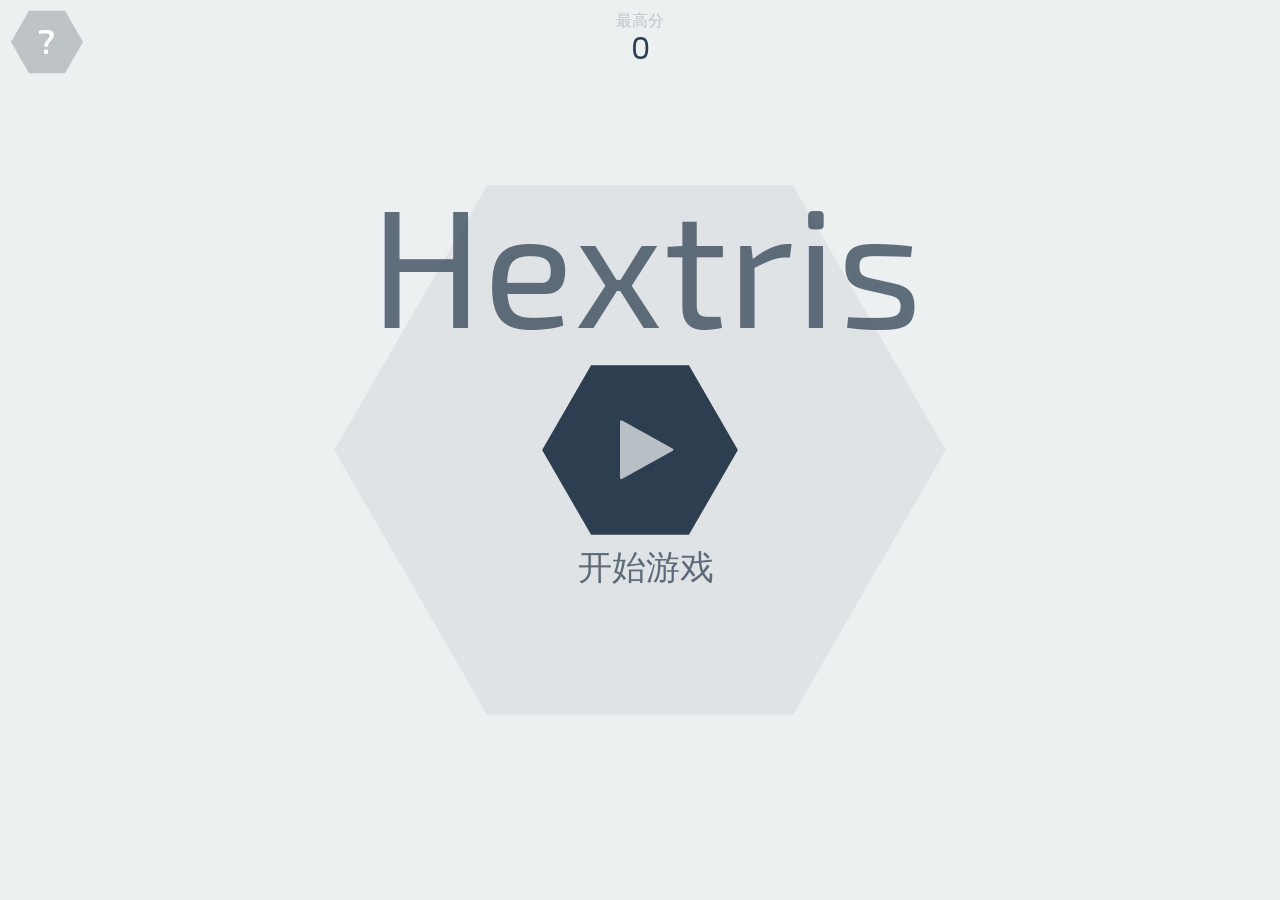
<file: hextris/index.html>
<!DOCTYPE html>
<html lang='en'>
	<head>
		<meta charset="utf-8">
		<title>Hextris · 六边形消除</title>
		<meta name="description" content="一款灵感来自俄罗斯方块的上瘾六边形消除小游戏。">
		<link rel="manifest" href="manifest.webmanifest">
		<meta name="apple-mobile-web-app-title" content="Hextris">
		<meta name="apple-mobile-web-app-capable" content="yes">
		<link rel="apple-touch-icon" sizes="120x120" href="images/icons/apple-touch-120.png">
		<link rel="apple-touch-icon" sizes="152x152" href="images/icons/apple-touch-152.png">
		<link rel="apple-touch-icon" sizes="167x167" href="images/icons/apple-touch-167.png">
		<link rel="apple-touch-icon" sizes="180x180" href="images/icons/apple-touch-180.png">
		<link rel="apple-touch-icon" sizes="512x512" href="images/icons/apple-touch-512.png">
		<meta name="viewport" content="width=device-width, initial-scale=1, maximum-scale=1, user-scalable=0, minimal-ui, viewport-fit=cover"/>
		<link rel="icon" type="image/png" href="favicon.ico">
		<link href='http://fonts.googleapis.com/css?family=Exo+2' rel='stylesheet' type='text/css'>
		<link rel="stylesheet" href="style/fa/css/font-awesome.min.css">
		<link rel="stylesheet" type="text/css" href="style/style.css">
		<script type='text/javascript' src="vendor/hammer.min.js"></script>
		<script type='text/javascript' src="vendor/js.cookie.js"></script>
		<script type='text/javascript' src="vendor/jsonfn.min.js"></script>
		<script type='text/javascript' src="vendor/keypress.min.js"></script>
		<script type='text/javascript' src="vendor/jquery.js"></script>
		<script type='text/javascript' src="js/save-state.js"></script>
		<script type='text/javascript' charset="utf-8" src="js/view.js"></script>
		<script type='text/javascript' src="js/wavegen.js"></script>
		<script type='text/javascript' src="js/math.js"></script>
		<script type='text/javascript' src="js/Block.js"></script>
		<script type='text/javascript' src="js/Hex.js"></script>
		<script type='text/javascript' src="js/Text.js"></script>
		<script type='text/javascript' src="js/comboTimer.js"></script>
		<script type='text/javascript' src="js/checking.js"></script>
		<script type='text/javascript' src='js/update.js'></script>
		<script type='text/javascript' src='js/render.js'></script>
		<script type='text/javascript' src="js/input.js"></script>
		<script type='text/javascript' charset="utf-8" src="js/main.js"></script>
		<script type='text/javascript' src="js/initialization.js"></script>
		<script src="vendor/sweet-alert.min.js"></script>
	</head>
	<body>
		<canvas id="canvas"></canvas>
		<div id="overlay" class="faded overlay"></div>
		<div id='startBtn' ></div>
		<div id="helpScreen" class='unselectable'>
			<div id='inst_main_body'></div>
		</div>
		<img id="openSideBar" class='helpText' src="./images/btn_help.svg"/>
		<div class="faded overlay"></div>
		<img id="pauseBtn" src="./images/btn_pause.svg"/>
		<img id='restartBtn' src="./images/btn_restart.svg"/>
		<div id='HIGHSCORE'>最高分</div>
		<div id='highScoreInGameText'>
			<div id='highScoreInGameTextHeader'>最高分</div><div id='currentHighScore'>10292</div>
		</div>
		<div id="gameoverscreen">
			<div id='container'>
				<div id='gameOverBox' class='GOTitle'>游戏结束</div>
				<div id='cScore'>1843</div>
				<div id='highScoresTitle' class='GOTitle'>历史最高</div>
				<div class='score'><span class='scoreNum'>1.</span> <div id="1place" style="display:inline;">0</div></div>
				<div class='score'><span class='scoreNum'>2.</span> <div id="2place" style="display:inline;">0</div></div>
				<div class='score'><span class='scoreNum'>3.</span> <div id="3place" style="display:inline;">0</div></div>
			</div>
			<div id='bottomContainer'>
				<img id='restart' src='./images/btn_restart.svg' height='57px'>
				<div id='buttonCont'></div>
			</div>
		</div>
	</body>
</html>
</file>
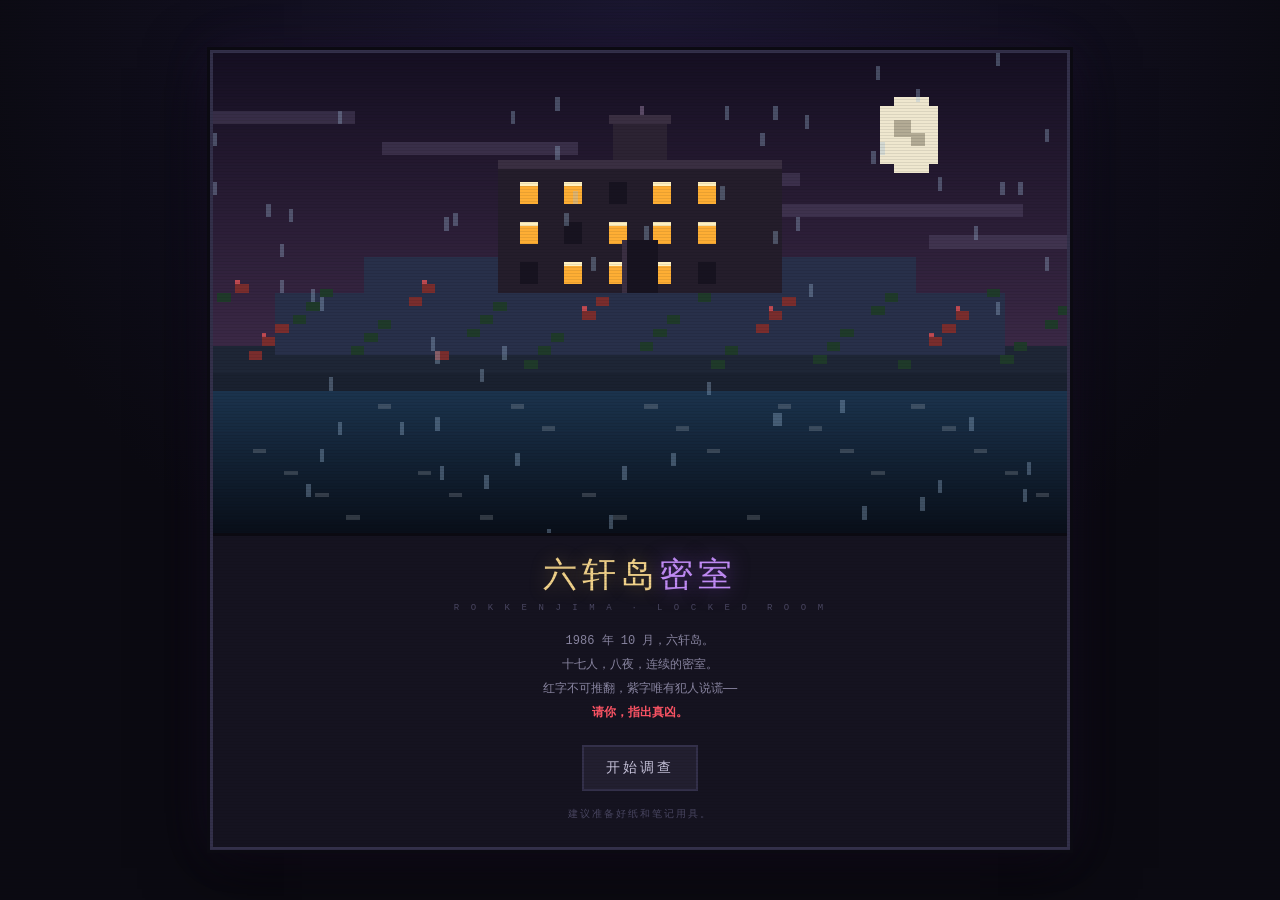
<file: rokkenjima/index.html>
<!DOCTYPE html>
<html lang="zh-CN">
<head>
<meta charset="utf-8">
<meta name="viewport" content="width=device-width,initial-scale=1,maximum-scale=1,user-scalable=no,viewport-fit=cover">
<title>六轩岛密室 · ROKKENJIMA</title>
<meta name="description" content="1986年10月，六轩岛。十七人、八夜、连续密室。红字不可推翻，紫字唯有犯人说谎——像素风推理游戏，可离线游玩。">
<meta name="theme-color" content="#0b0a12">
<meta name="color-scheme" content="dark">
<meta name="mobile-web-app-capable" content="yes">
<meta name="apple-mobile-web-app-capable" content="yes">
<meta name="apple-mobile-web-app-status-bar-style" content="black-translucent">
<meta name="apple-mobile-web-app-title" content="六轩岛密室">
<meta name="format-detection" content="telephone=no,email=no,address=no">
<link rel="manifest" href="manifest.webmanifest">
<link rel="icon" type="image/png" sizes="32x32" href="icons/favicon-32.png">
<link rel="apple-touch-icon" href="icons/apple-touch-icon.png">
<style>
:root{
  --ink:#0b0a12; --deep:#151320; --slate:#221f30; --panel:#33304a;
  --steel:#4a4762; --fog:#8b87a3; --mist:#c8c4dc; --white:#ffffff;
  --gold:#e8c14a; --amber:#d9913a; --candle:#f2d38a;
  --red:#c8323f; --red2:#ff5566; --purple:#8f4fd4; --purple2:#c08bf5;
  --blue:#3d7fd4; --green:#4a9c6a;
  /* 安全边距：WebView 常常报不出 env(safe-area-inset-*)，
     所以原生会把刘海/手势条高度注入成 --sai-*，这里取两者较大值。 */
  --pad-t:12px; --pad-r:12px; --pad-b:12px; --pad-l:12px;
}
@supports (padding:max(0px)){
  :root{
    --pad-t:max(12px, env(safe-area-inset-top,0px),    var(--sai-top,0px));
    --pad-r:max(12px, env(safe-area-inset-right,0px),  var(--sai-right,0px));
    --pad-b:max(12px, env(safe-area-inset-bottom,0px), var(--sai-bottom,0px));
    --pad-l:max(12px, env(safe-area-inset-left,0px),   var(--sai-left,0px));
  }
}
*{box-sizing:border-box; -webkit-tap-highlight-color:transparent;}
html,body{margin:0;padding:0;height:100%;}
html{background:var(--ink);}
body{
  background:radial-gradient(circle at 50% 0%, #1a1630 0%, var(--ink) 62%), var(--ink);
  color:var(--mist);
  font-family:"Cascadia Mono","Consolas","Menlo","Courier New",ui-monospace,monospace;
  display:flex; align-items:center; justify-content:center;
  padding:var(--pad-t) var(--pad-r) var(--pad-b) var(--pad-l);
  overflow:hidden; min-height:100dvh;
  overscroll-behavior:none; touch-action:manipulation;
  -webkit-user-select:none; -moz-user-select:none; user-select:none;
  -webkit-touch-callout:none;
}
body::after{
  content:""; position:fixed; inset:0; pointer-events:none; z-index:99;
  background:repeating-linear-gradient(to bottom, rgba(0,0,0,.18) 0 1px, transparent 1px 3px);
  mix-blend-mode:multiply; opacity:.45;
}
#cab{
  width:100%; max-width:860px; position:relative; display:flex; flex-direction:column;
  border:3px solid var(--panel); background:var(--deep);
  box-shadow:0 0 0 3px var(--ink), 0 0 48px rgba(143,79,212,.12), 0 18px 60px rgba(0,0,0,.75);
  max-height:calc(100vh - var(--pad-t) - var(--pad-b));
  max-height:calc(100dvh - var(--pad-t) - var(--pad-b)); min-height:0;
}
/* ---- 顶栏 ---- */
#bar{
  display:flex; align-items:center; gap:8px; flex:0 0 auto;
  padding:7px 10px; background:var(--slate); border-bottom:3px solid var(--ink);
  font-size:11px; letter-spacing:.16em; color:var(--fog);
}
#bar b{color:var(--gold); font-weight:600; letter-spacing:.24em;}
#bar .sp{flex:1;}
.tag{border:1px solid var(--steel); padding:1px 6px; color:var(--mist); font-size:10px;}
/* ---- 像素画布 ---- */
#bgwrap{display:none; flex:0 0 auto; background:#000; border-bottom:3px solid var(--ink); overflow:hidden;}
#bg{display:block; width:100%; height:auto; aspect-ratio:192/108; image-rendering:pixelated; image-rendering:crisp-edges;}
/* ---- 视图 ---- */
#view{flex:1 1 auto; min-height:0; display:flex; flex-direction:column; overflow:hidden;}
#tabs{display:flex; flex:0 0 auto; background:var(--deep); border-bottom:2px solid var(--ink);}
.tab{
  flex:1; appearance:none; border:0; background:transparent; cursor:pointer;
  padding:9px 2px; font:inherit; font-size:12px; letter-spacing:.18em; color:var(--fog);
  border-bottom:3px solid transparent;
}
.tab.on{color:var(--gold); border-bottom-color:var(--gold); background:rgba(232,193,74,.07);}
#body{flex:1 1 auto; min-height:0; overflow-y:auto; -webkit-overflow-scrolling:touch; padding:14px;}
#body::-webkit-scrollbar{width:8px;} #body::-webkit-scrollbar-thumb{background:var(--steel);}
/* ---- 按钮 ---- */
.btn{
  appearance:none; cursor:pointer; font:inherit; font-size:12px; letter-spacing:.14em;
  color:var(--mist); background:var(--slate); border:2px solid var(--panel);
  padding:8px 14px; transition:.12s;
}
.btn:hover{border-color:var(--gold); color:var(--gold);}
.btn.tiny{padding:3px 8px; font-size:10px;}
.btn.big{padding:12px 22px; font-size:14px; letter-spacing:.2em;}
.btn.primary{background:var(--gold); color:#1a1408; border-color:var(--gold); font-weight:600;}
.btn.primary:hover{background:var(--candle); color:#1a1408;}
.btn.ghost{background:transparent; border-color:var(--steel); color:var(--fog);}
.btn:disabled{opacity:.4; cursor:not-allowed;}
/* ---- 标题页 ---- */
.titlewrap{padding:22px 18px 26px; text-align:center;}
.logo{font-size:34px; letter-spacing:.14em; color:var(--candle); text-shadow:0 0 18px rgba(232,193,74,.35); line-height:1.15;}
.logo em{font-style:normal; color:var(--purple2); text-shadow:0 0 20px rgba(143,79,212,.6);}
.logo2{margin-top:6px; font-size:9px; letter-spacing:.34em; color:var(--steel);}
.sub{margin:16px auto 0; max-width:520px; font-size:12px; line-height:2; color:var(--fog);}
.sub b{color:var(--red2);}
.tbtns{margin-top:20px; display:flex; gap:10px; justify-content:center; flex-wrap:wrap;}
.hintline{margin-top:16px; font-size:10px; letter-spacing:.2em; color:var(--steel);}
/* ---- 通用 ---- */
.lede{font-size:12px; line-height:2; color:var(--fog); margin-bottom:12px;}
.lede b{color:var(--mist);} .lede.small{font-size:11px;}
.red{color:var(--red2);} .dim{color:var(--steel);}
/* ---- 案卷 ---- */
.nightlist{display:flex; flex-direction:column; gap:9px;}
.nitem{
  display:grid; grid-template-columns:88px 1fr; grid-template-rows:auto auto auto;
  gap:2px 12px; text-align:left; appearance:none; cursor:pointer; font:inherit;
  background:var(--slate); border:2px solid var(--panel); padding:11px 13px; transition:.12s;
}
.nitem:hover{border-color:var(--gold); transform:translateX(3px);}
.nt{grid-row:1; font-size:14px; color:var(--gold); letter-spacing:.12em;}
.ns{grid-row:1; grid-column:2; font-size:10px; color:var(--steel); align-self:center; letter-spacing:.1em;}
.nb{grid-row:2; grid-column:1/-1; font-size:11px; line-height:1.8; color:var(--fog); margin-top:5px;}
.nmore{grid-row:3; grid-column:1/-1; font-size:10px; color:var(--purple2); margin-top:6px; letter-spacing:.14em;}
/* ---- 阅读器 ---- */
.reader{display:flex; flex-direction:column; gap:12px;}
.rhead,.lhead{display:flex; align-items:center; gap:10px; flex-wrap:wrap;}
.rhead b,.lhead b{font-size:15px; color:var(--gold); letter-spacing:.14em;}
.rs{font-size:10px; color:var(--steel); letter-spacing:.1em;}
.rscene{border:2px solid var(--ink); background:#000;}
.rscene canvas{display:block; width:100%; height:auto; aspect-ratio:192/108; image-rendering:pixelated;}
.rlog{display:flex; flex-direction:column; gap:9px;}
.line{display:block; font-size:12px; line-height:1.95; margin:0; padding-left:10px; border-left:2px solid var(--steel);}
.who{display:block; font-size:10px; color:var(--fog); letter-spacing:.12em; margin-bottom:2px;}
.say{color:var(--mist);}
.line.narrator{border-left-color:var(--panel);}
.line.narrator .who{color:var(--steel);}
.line.narrator .say{color:var(--fog); font-style:italic;}
.line.red{border-left-color:var(--red);}
.line.red .say{color:var(--red2); text-shadow:0 0 10px rgba(200,50,63,.45);}
.line.purple{border-left-color:var(--purple);}
.line.purple .say{color:var(--purple2); text-shadow:0 0 10px rgba(143,79,212,.45);}
.line.blue{border-left-color:var(--blue);}
.line.blue .say{color:#7ba9e8;}
.tmark{display:inline-block; font-size:9px; letter-spacing:.14em; padding:0 5px; margin:0 4px 2px 0; border:1px solid currentColor;}
.tmark.red{color:var(--red2);} .tmark.purple{color:var(--purple2);} .tmark.blue{color:#7ba9e8;}
.rnote{font-size:11px; line-height:1.9; color:var(--fog); background:var(--slate); border:2px dashed var(--panel); padding:10px 12px;}
/* ---- 人物 ---- */
.groupH{margin:16px 0 8px; font-size:11px; letter-spacing:.24em; color:var(--gold); border-bottom:1px solid var(--panel); padding-bottom:5px;}
.groupH:first-of-type{margin-top:4px;}
.pgrid{display:grid; grid-template-columns:repeat(auto-fill,minmax(168px,1fr)); gap:8px;}
.pcard{
  display:flex; gap:9px; align-items:center; text-align:left; font:inherit; cursor:default;
  background:var(--slate); border:2px solid var(--panel); padding:8px 9px; color:var(--mist);
}
.pcard.dead{opacity:.62;}
.pcard.dead .pn{color:var(--red2);}
.pcard.pick{cursor:pointer; transition:.12s;}
.pcard.pick:hover{border-color:var(--gold);}
.pcard.pick.on{border-color:var(--gold); background:rgba(232,193,74,.1);}
.pav{width:34px; height:34px; flex:0 0 auto; image-rendering:pixelated; border:1px solid var(--panel); background:#0e0c16;}
.pi{display:flex; flex-direction:column; gap:1px; min-width:0; flex:1;}
.pn{font-size:12px; color:var(--candle); letter-spacing:.06em;}
.pt{font-size:9px; color:var(--fog);}
.ps{font-size:9px; color:var(--red2);}
.pl{font-size:9px; color:var(--steel);}
.chk{color:var(--gold); font-size:13px; width:14px; text-align:center;}
/* ---- 规则 ---- */
.rulebox{background:var(--slate); border:2px solid var(--panel); border-left:4px solid var(--gold); padding:11px 13px; margin-bottom:10px;}
.rulebox h3{margin:0 0 8px; font-size:12px; letter-spacing:.18em; color:var(--gold);}
.rulebox p{margin:0 0 6px; font-size:11.5px; line-height:1.9; color:var(--fog);}
.rulebox p:last-child{margin-bottom:0;}
.rulebox p b{color:var(--mist); margin-right:6px; border:1px solid var(--steel); padding:0 4px; font-size:10px;}
.quotebox{margin-top:14px; border:2px dashed var(--purple); padding:12px; font-size:12px; line-height:2; color:var(--purple2); text-align:center;}
/* ---- 推演锁 ---- */
.locklist{display:flex; flex-direction:column; gap:8px;}
.litem{
  display:grid; grid-template-columns:26px 1fr auto; align-items:center; gap:10px;
  appearance:none; cursor:pointer; font:inherit; text-align:left;
  background:var(--slate); border:2px solid var(--panel); padding:11px 12px; transition:.12s;
}
.litem:hover:not(:disabled){border-color:var(--gold);}
.litem.done{border-color:var(--green);}
.litem.done .lt{color:var(--green);}
.litem.locked{opacity:.45; cursor:not-allowed;}
.ln{text-align:center; color:var(--gold);}
.lt{font-size:12.5px; color:var(--candle); letter-spacing:.1em;}
.lx{font-size:9.5px; color:var(--fog);}
/* ---- 答题 ---- */
.lockwrap{display:flex; flex-direction:column; gap:12px;}
.lprompt{font-size:12.5px; line-height:2.1; color:var(--mist); background:var(--slate);
  border:2px solid var(--panel); border-left:4px solid var(--purple); padding:12px 14px;}
.opts{display:flex; flex-direction:column; gap:7px;}
.opt{
  appearance:none; cursor:pointer; font:inherit; text-align:left; font-size:12px;
  background:var(--deep); border:2px solid var(--panel); color:var(--mist);
  padding:11px 13px; transition:.12s; letter-spacing:.06em;
}
.opt:hover{border-color:var(--gold);}
.opt.on{border-color:var(--gold); background:rgba(232,193,74,.12); color:var(--candle);}
.opt.on::before{content:"▶ "; color:var(--gold);}
.lactions{display:flex; gap:9px; flex-wrap:wrap;}
.fb:empty{display:none;}
.fbox{font-size:12px; line-height:2; padding:12px 14px; border:2px solid var(--panel);}
.fbox b{display:block; margin-bottom:6px; letter-spacing:.18em;}
.fbox.hint{background:rgba(143,79,212,.1); border-color:var(--purple); color:var(--purple2);}
.fbox.ok{background:rgba(74,156,106,.1); border-color:var(--green); color:var(--mist);}
.fbox.ok b{color:#7dd39c;}
.fbox.bad{background:rgba(200,50,63,.1); border-color:var(--red); color:var(--mist);}
.fbox.bad b{color:var(--red2);}
.fbox.warn{background:rgba(217,145,58,.1); border-color:var(--amber); color:var(--amber);}
.next{margin-top:10px;}
/* ---- 结局 ---- */
.endwrap{padding:18px 16px 24px;}
.endtitle{font-size:20px; letter-spacing:.2em; color:var(--red2); text-align:center; text-shadow:0 0 22px rgba(200,50,63,.55);}
.endnames{margin-top:8px; text-align:center; font-size:14px; color:var(--gold); letter-spacing:.14em;}
.endhtml{margin:16px 0; font-size:12px; line-height:2.15; color:var(--mist);
  background:var(--slate); border:2px solid var(--panel); border-left:4px solid var(--red); padding:13px 15px;}
.endhtml p{margin:0 0 4px;}
.endh{font-size:11px; letter-spacing:.26em; color:var(--gold); border-bottom:1px solid var(--panel); padding-bottom:5px; margin-bottom:10px;}
.endchain{margin:0; padding-left:22px; font-size:11.5px; line-height:2; color:var(--fog);}
.endchain li{margin-bottom:7px;}
.endrank{margin-top:16px; font-size:12px; color:var(--fog); text-align:center; letter-spacing:.14em;}
.rk{font-size:22px; letter-spacing:0;}
.rS{color:var(--gold); text-shadow:0 0 16px rgba(232,193,74,.7);}
.rA{color:#7dd39c;} .rB{color:var(--mist);} .rC{color:var(--fog);}
.endbtns{margin-top:16px; display:flex; gap:10px; justify-content:center; flex-wrap:wrap;}
/* ---- 触屏反馈（移动端没有 hover） ---- */
.btn:active{border-color:var(--gold); color:var(--gold);}
.btn.primary:active{background:var(--candle);}
.tab:active{color:var(--gold);}
.opt:active,.nitem:active,.litem:active:not(:disabled),.pcard.pick:active{border-color:var(--gold);}
/* ---- 手机横屏 ---- */
@media (orientation:landscape) and (max-height:520px){
  body{padding:0; align-items:stretch;}
  /* 横屏时刘海在左右两侧，用 padding 内缩比 body padding 更稳 */
  #cab{max-width:none; max-height:none; height:100dvh; border:0;
       padding-left:var(--pad-l); padding-right:var(--pad-r);}
  #body{padding:10px 14px;}
  .pgrid{grid-template-columns:repeat(auto-fill,minmax(150px,1fr));}
  /* 标题/结局那张场景图很占高：横屏缩小到 32dvh 并居中，
     底色用主题深靛而不是纯黑，两侧留白才不刺眼。 */
  #bgwrap{height:32dvh; background:var(--deep); text-align:center;}
  #bg{display:inline-block; width:auto; height:100%;}
  .titlewrap{padding:12px 14px 16px;}
  .logo{font-size:26px;}
  .sub{margin-top:10px; line-height:1.8;}
  .tbtns{margin-top:12px;}
}
</style>
</head>
<body>
<div id="cab">
  <div id="bgwrap"><canvas id="bg" width="192" height="108"></canvas></div>
  <div id="view"></div>
</div>
<script src="js/data.js"></script>
<script src="js/puzzle.js"></script>
<script src="js/engine.js"></script>
<script>
/* 离线缓存：仅 http(s) 下注册；file:// 直接打开时静默跳过 */
(function () {
  if (!('serviceWorker' in navigator)) return;
  if (location.protocol !== 'http:' && location.protocol !== 'https:') return;
  window.addEventListener('load', function () {
    navigator.serviceWorker.register('sw.js').catch(function () {});
  });
})();
</script>
</body>
</html>
</file>
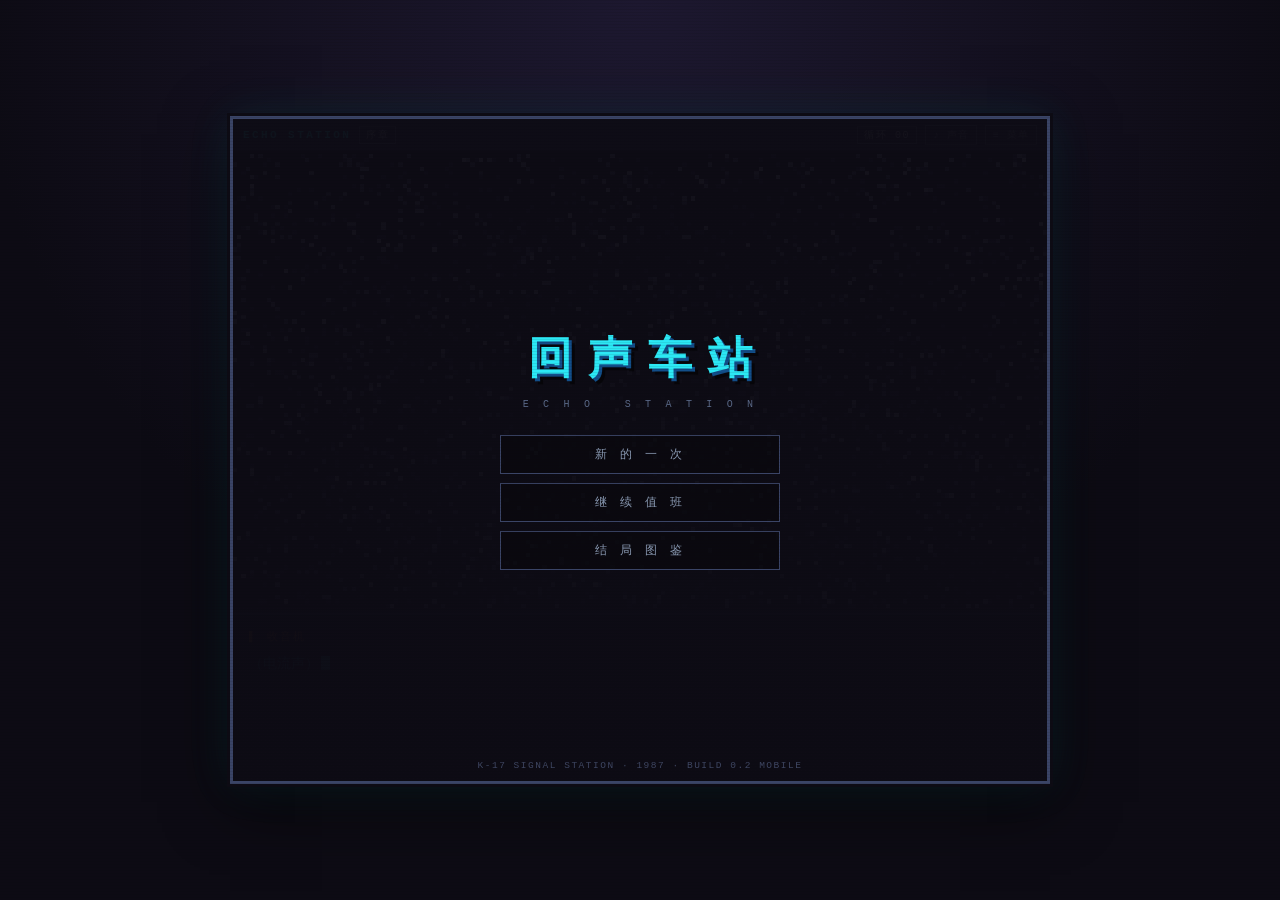
<file: echo-station/echo-station.html>
<!DOCTYPE html>
<html lang="zh-CN">
<head>
<meta charset="utf-8">
<meta name="viewport" content="width=device-width,initial-scale=1,maximum-scale=1,user-scalable=no,viewport-fit=cover">
<title>回声车站 · ECHO STATION</title>
<meta name="description" content="1987 年冬，废弃铁路 K-17 信号站。像素风循环叙事游戏，6 个结局，可离线游玩。">
<meta name="theme-color" content="#0d0b14">
<meta name="color-scheme" content="dark">
<meta name="mobile-web-app-capable" content="yes">
<meta name="apple-mobile-web-app-capable" content="yes">
<meta name="apple-mobile-web-app-status-bar-style" content="black-translucent">
<meta name="apple-mobile-web-app-title" content="回声车站">
<meta name="format-detection" content="telephone=no,email=no,address=no">
<link rel="manifest" href="manifest.webmanifest">
<link rel="icon" type="image/png" sizes="32x32" href="icons/favicon-32.png">
<link rel="apple-touch-icon" href="icons/apple-touch-icon.png">
<style>
  :root{
    --ink:#0d0b14; --deep:#181425; --slate:#262b44; --panel:#3a4466;
    --steel:#5a6988; --fog:#8b9bb4; --mist:#c0cbdc; --white:#ffffff;
    --cyan:#2ce8f5; --blue:#0099db; --navy:#124e89;
    --red:#e43b44; --amber:#feae34; --gold:#fee761; --green:#63c74d;
    --rust:#be4a2f;
  }
  *{box-sizing:border-box; -webkit-tap-highlight-color:transparent;}
  html,body{margin:0;padding:0;height:100%;}
  html{background:var(--ink);}
  body{
    background:
      radial-gradient(circle at 50% 0%, #1d1830 0%, var(--ink) 60%),
      var(--ink);
    color:var(--mist);
    font-family:"Cascadia Mono","Consolas","Menlo","Courier New",ui-monospace,monospace;
    display:flex; align-items:center; justify-content:center;
    padding:14px;
    overflow:hidden;
    min-height:100dvh;
    overscroll-behavior:none;          /* 关掉 iOS 整页橡皮筋 */
    touch-action:manipulation;          /* 去掉双击缩放的 300ms 延迟 */
    -webkit-user-select:none; -moz-user-select:none; user-select:none;
    -webkit-touch-callout:none;         /* 长按不弹「拷贝/查询」菜单 */
  }
  body::after{
    content:""; position:fixed; inset:0; pointer-events:none; z-index:99;
    background:repeating-linear-gradient(to bottom, rgba(0,0,0,.16) 0 1px, transparent 1px 3px);
    mix-blend-mode:multiply; opacity:.5;
  }
  #cab{
    width:100%; max-width:820px; position:relative;
    border:3px solid var(--panel);
    background:var(--deep);
    box-shadow:0 0 0 3px var(--ink), 0 0 42px rgba(44,232,245,.10), 0 18px 60px rgba(0,0,0,.7);
    display:flex; flex-direction:column;
    max-height:calc(100vh - 28px);
    max-height:calc(100dvh - 28px);
  }
  #bar{
    display:flex; align-items:center; gap:8px;
    padding:6px 10px; background:var(--slate);
    border-bottom:3px solid var(--ink); font-size:11px; letter-spacing:.14em;
    color:var(--fog); flex:0 0 auto;
  }
  #bar b{color:var(--cyan); font-weight:600; letter-spacing:.22em;}
  #bar .sp{flex:1}
  .tag{
    border:1px solid var(--steel); padding:1px 6px; color:var(--mist); font-size:10px;
  }
  .tag.hot{border-color:var(--red); color:var(--red);}
  .btn{
    cursor:pointer; border:1px solid var(--steel); background:transparent;
    color:var(--fog); font:inherit; font-size:10px; padding:2px 7px; letter-spacing:.1em;
  }
  .btn:hover{border-color:var(--cyan); color:var(--cyan);}
  #view{position:relative; background:#000; flex:0 0 auto; overflow:hidden;}
  #cv{
    display:block; width:100%; height:auto; image-rendering:pixelated;
    image-rendering:crisp-edges; background:#000;
  }
  #glow{
    position:absolute; inset:0; pointer-events:none;
    background:radial-gradient(ellipse at 50% 120%, rgba(44,232,245,.10), transparent 70%);
  }
  #box{
    flex:1 1 auto; overflow-y:auto; overflow-x:hidden;
    padding:14px 16px 16px; min-height:150px;
    border-top:3px solid var(--panel); background:linear-gradient(180deg,#1b1730,#141122);
    overscroll-behavior:contain;              /* 滚到底不再带动整页 */
    -webkit-overflow-scrolling:touch;         /* iOS 惯性滚动 */
    touch-action:pan-y;                       /* 纵向滚动交给浏览器，横向留给手势 */
  }
  #speaker{
    font-size:11px; letter-spacing:.2em; color:var(--amber); margin-bottom:7px;
    min-height:14px; text-transform:uppercase;
  }
  #text{font-size:14px; line-height:1.95; min-height:5.6em; white-space:pre-wrap; word-break:break-word;}
  #text .d{color:var(--fog);}            /* 环境/旁白 */
  #text .v{color:var(--cyan);}           /* 收音机里的声音 */
  #text .em{color:var(--gold);}
  #text em{font-style:normal; color:var(--gold);}
  #ell{display:inline-block; width:.62em; height:.95em; background:var(--cyan);
       vertical-align:-2px; animation:bl .55s steps(1,end) infinite; margin-left:2px;}
  @keyframes bl{50%{opacity:0}}
  #choices{margin-top:12px; display:flex; flex-direction:column; gap:6px;}
  .ch{
    text-align:left; cursor:pointer; font:inherit; font-size:13.5px;
    background:#00000033; border:1px solid var(--slate); border-left:4px solid var(--steel);
    color:var(--mist); padding:8px 11px; line-height:1.5;
    transition:background .1s, border-color .1s, transform .06s;
  }
  .ch:hover{background:rgba(44,232,245,.09); border-left-color:var(--cyan); color:var(--white);}
  .ch:active{transform:translateX(2px);}
  .ch .n{color:var(--steel); margin-right:8px;}
  .ch:hover .n{color:var(--cyan);}
  .ch .lk{color:var(--red); font-size:11px; margin-left:6px;}
  #hint{font-size:10px; color:#4d5673; letter-spacing:.12em; margin-top:10px; text-align:right;}
  /* menu */
  #menu{
    position:absolute; inset:0; background:linear-gradient(180deg,rgba(13,11,20,.96),rgba(13,11,20,.99));
    display:flex; flex-direction:column; align-items:center; justify-content:center; gap:9px; z-index:20;
  }
  #menu h1{
    /* text-indent 抵消末字后多出的字距，中文标题才能真的居中 */
    font-size:clamp(26px,7vw,44px); letter-spacing:.36em; text-indent:.36em;
    margin:0 0 2px;
    color:var(--cyan); text-shadow:3px 3px 0 var(--navy), 6px 6px 0 #00000088;
  }
  #menu .sub{font-size:10px; letter-spacing:.42em; color:var(--steel); margin-bottom:16px;}
  #menu .btn2{
    width:min(280px,74vw); padding:10px; font:inherit; font-size:12px; letter-spacing:.24em;
    background:#00000044; border:1px solid var(--panel); color:var(--fog); cursor:pointer;
  }
  #menu .btn2:hover{border-color:var(--cyan); color:var(--cyan); background:rgba(44,232,245,.08);}
  #menu .btn2[disabled]{opacity:.32; cursor:default;}
  #menu .ver{position:absolute; bottom:10px; font-size:9.5px; color:#3f4763; letter-spacing:.16em;}
  #panel{
    position:absolute; inset:0; z-index:30; background:rgba(9,8,15,.97);
    padding:20px; overflow-y:auto; display:none;
    overscroll-behavior:contain; -webkit-overflow-scrolling:touch;
    -webkit-user-select:text; user-select:text;   /* 结局图鉴允许选中复制 */
  }
  #panel h2{font-size:13px; letter-spacing:.24em; color:var(--amber); margin:0 0 14px;}
  .endrow{border-left:3px solid var(--panel); padding:9px 12px; margin-bottom:9px; background:#00000033;}
  .endrow .t{color:var(--mist); font-size:13px; letter-spacing:.1em;}
  .endrow .d{color:var(--fog); font-size:11.5px; margin-top:4px; line-height:1.7;}
  .endrow.got{border-left-color:var(--green);}
  .endrow.got .t{color:var(--gold);}
  #fx{
    position:absolute; inset:0; pointer-events:none; z-index:15; opacity:0;
    background:var(--white);
  }
  #fx.on{animation:flash .5s ease-out;}
  @keyframes flash{0%{opacity:.85}100%{opacity:0}}
  #card{
    position:absolute; inset:0; display:none; z-index:18; pointer-events:none;
    align-items:center; justify-content:center; background:rgba(13,11,20,.88);
  }
  #card.on{display:flex; animation:card 1.9s ease forwards;}
  #card span{
    font-size:clamp(15px,4.2vw,24px); letter-spacing:.32em; color:var(--gold);
    text-shadow:2px 2px 0 var(--navy), 4px 4px 0 #00000088;
    border-top:1px solid var(--panel); border-bottom:1px solid var(--panel);
    padding:11px 20px 11px 24px; text-align:center;
    /* 窄屏上长章节名宁可折行，也不要被容器裁掉半个字 */
    max-width:calc(100% - 28px); box-sizing:border-box;
  }
  @keyframes card{0%{opacity:0}14%{opacity:1}76%{opacity:1}100%{opacity:0}}
  /* ============ 手机 · 竖屏 ============ */
  @media (max-width:560px){
    body{padding:0;}
    #cab{
      height:100vh; height:100dvh;
      max-height:100vh; max-height:100dvh;
      border-left:0; border-right:0; border-top:0;
      /* 安卓外壳会算好刘海高度注入 --sai-*，WebView 报不出值时兜底 */
      padding-top:max(env(safe-area-inset-top), var(--sai-top, 0px));
      padding-left:max(env(safe-area-inset-left), var(--sai-left, 0px));
      padding-right:max(env(safe-area-inset-right), var(--sai-right, 0px));
    }
    /* 手机宽度不够：英文站名会把右侧的「声音 / 菜单」挤出屏幕，直接让位 */
    #bar{padding:8px 10px; gap:7px; font-size:10px; letter-spacing:.06em;}
    #bar b{display:none;}
    #bar .tag{font-size:10px; padding:2px 7px; letter-spacing:.08em;}
    #bar .btn{padding:5px 8px; font-size:10.5px; letter-spacing:.04em;}
    #view{display:flex; align-items:center; justify-content:center;}
    #cv{
      width:100%; height:auto;
      width:min(100%, calc(38vh * 16 / 9));
      width:min(100%, calc(38dvh * 16 / 9));
    }
    #box{padding:14px 15px calc(18px + max(env(safe-area-inset-bottom), var(--sai-bottom, 0px)));}
    #text{font-size:16px; line-height:1.85; min-height:4.6em;}
    #speaker{font-size:11.5px; margin-bottom:8px;}
    #choices{gap:9px; margin-top:14px;}
    .ch{font-size:15px; padding:13px 14px; min-height:48px; border-left-width:5px;}
    .ch .n{margin-right:9px;}
    #hint{font-size:10.5px; margin-top:14px;}
    #menu{gap:11px; padding:20px;}
    #menu h1{font-size:clamp(28px,9vw,40px);}
    #menu .btn2{width:min(320px,82vw); padding:15px; font-size:13px; min-height:52px;}
    #menu .ver{bottom:calc(12px + max(env(safe-area-inset-bottom), var(--sai-bottom, 0px)));}
    #panel{padding:18px 16px calc(24px + max(env(safe-area-inset-bottom), var(--sai-bottom, 0px)));}
    #panel .btn{padding:9px 14px; font-size:12px;}
    #card span{font-size:clamp(16px,5vw,22px); letter-spacing:.24em; padding:12px 14px;}
  }

  /* ============ 手机 · 横屏（画面与文本左右分栏） ============ */
  @media (orientation:landscape) and (max-height:600px){
    body{padding:0;}
    #cab{
      width:100%; max-width:none;
      height:100vh; height:100dvh;
      max-height:none; border-width:0;
      display:grid;
      grid-template-columns:1fr 1fr;
      grid-template-rows:auto 1fr;
      grid-template-areas:"bar bar" "view box";
      padding-left:max(env(safe-area-inset-left), var(--sai-left, 0px));
      padding-right:max(env(safe-area-inset-right), var(--sai-right, 0px));
    }
    #bar{grid-area:bar;}
    #view{
      grid-area:view; display:flex; align-items:center; justify-content:center;
      max-height:none;
    }
    #cv{width:100%; height:auto; max-height:100%; object-fit:contain;}
    /* 章节标题卡默认贴在 #view 里，可横屏时 #view 只占左半边，
       长章节名会被裁掉。改成铺满整个视口，跨两栏居中。 */
    #card{position:fixed; inset:0;}
    #box{
      grid-area:box; border-top:0; border-left:3px solid var(--panel);
      padding:12px 16px calc(12px + max(env(safe-area-inset-right), var(--sai-right, 0px)));
    }
    #text{font-size:15px; line-height:1.8; min-height:3.2em;}
    .ch{font-size:14px; padding:10px 12px; min-height:42px;}
    #choices{gap:6px; margin-top:10px;}
    #menu{gap:8px;}
    #menu h1{font-size:30px; letter-spacing:.3em;}
    #menu .btn2{min-height:44px; padding:10px;}
  }

  /* ============ 触摸设备：干掉粘住的 hover 态，改用按下反馈 ============ */
  @media (hover:none){
    .ch:hover{background:#00000033; border-left-color:var(--steel); color:var(--mist);}
    .ch:active{background:rgba(44,232,245,.14); border-left-color:var(--cyan); color:var(--white);}
    #menu .btn2:hover{border-color:var(--panel); color:var(--fog); background:#00000044;}
    #menu .btn2:active{border-color:var(--cyan); color:var(--cyan); background:rgba(44,232,245,.10);}
    .btn:hover{border-color:var(--steel); color:var(--fog);}
    .btn:active{border-color:var(--cyan); color:var(--cyan);}
  }
</style>
</head>
<body>
<div id="cab">
  <div id="bar">
    <b>ECHO STATION</b>
    <span class="tag" id="chTag">--</span>
    <span class="sp"></span>
    <span class="tag" id="loopTag">循环 00</span>
    <button class="btn" id="bSnd">♪ 声音</button>
    <button class="btn" id="bMenu">≡ 菜单</button>
  </div>

  <div id="view">
    <canvas id="cv" width="192" height="108"></canvas>
    <div id="glow"></div>
    <div id="fx"></div>
    <div id="card"><span id="cardTx"></span></div>
  </div>

  <div id="menu">
    <h1>回声车站</h1>
    <div class="sub">E C H O &nbsp; S T A T I O N</div>
    <button class="btn2" id="mNew">新 的 一 次</button>
    <button class="btn2" id="mCont">继 续 值 班</button>
    <button class="btn2" id="mEnd">结 局 图 鉴</button>
    <div class="ver">K-17 SIGNAL STATION · 1987 · BUILD 0.2 MOBILE</div>
  </div>

  <div id="panel">
    <h2 id="pTitle">结局图鉴</h2>
    <div id="pBody"></div>
    <div style="margin-top:16px"><button class="btn" id="pClose">返回</button></div>
  </div>

  <div id="box">
    <div id="speaker"></div>
    <div id="text"></div>
    <div id="choices"></div>
    <div id="hint"></div>
  </div>
</div>

<script>
/* ==== story.js (inlined) ==== */
/* ============================================================
   《回声车站》剧本数据  ——  写作区
   ------------------------------------------------------------
   改这个文件，保存，刷新浏览器即可看到效果。

   行格式:   [ 角色名, 文本, 样式, 条件 ]
             角色名留空则不显示说话人
             样式  d = 旁白/环境（灰）   v = 收音机电波（青）
                   em = 强调（金）        省略 = 普通白
             条件（可省略）:
                   'ng'    只在二周目及以后出现
                   'f'     只在一周目出现
                   function(S){ return S.flags.xxx; }   自定义条件

   选项:     { t: 文本, to: 节点ID, if: fn(S), set: {flag:true} }
   节点:     { bg, ch, lines, choices, goto, back, ending, onEnter }
   结尾打包: node tools/build.js .   ->  dist/echo-station.html
   ============================================================ */

const T={

/* ==================== 序章 ==================== */

  p1:{bg:'static',ch:'序章',lines:[
    ['','（电流声）','v'],
    ['','……K-17，K-17，请回答。','v'],
    ['','你在值班室的椅子上睁开眼。','d'],
    ['','窗玻璃上结着霜，暖气片早就凉了。桌上那台收音机亮着红色的指示灯，一下，一下。','d'],
    ['','这里是 1987 年的冬天。11 月 3 日。','d'],
    ['','你认得这面霜。同一个位置，同一块形状，连裂纹的走向都一样。','d','ng']
  ],choices:[
    {t:'拿起话筒',to:'p2'},
    {t:'先看清四周',to:'p1_look'}
  ]},

  p1_look:{bg:'room',ch:'序章',lines:[
    ['','值班室不到六平米。一张桌子，一把椅子，三台设备，一扇永远擦不干净的窗。','d'],
    ['','墙上贴着值班表。你走过去。','d']
  ],goto:'p1_roster'},

  p1_roster:{bg:'roster',ch:'序章',lines:[
    ['','值班表是手抄的，格子用尺子比着画，一格一格，很规矩。','d'],
    ['','最后一行写着你的名字，日期是今天。','d'],
    ['','下面还有一行。','d'],
    ['','也是今天。但名字被划掉了，划得很用力，纸都破了。','d'],
    ['','像是有人先写下自己的名字，然后改变主意。','d'],
    ['','收音机还在响。','d'],
    ['','『……请回答。你还有十二分钟。』','v']
  ],choices:[
    {t:'拿起话筒',to:'p2'},
    {t:'再看一眼值班表',to:'p1_again'}
  ]},

  p1_again:{bg:'roster',ch:'序章',lines:[
    ['','你盯着那行被划掉的字。','d'],
    ['','墨迹是湿的。','d'],
    ['','你没有笔。而且这张值班表是今天早上刚换的，纸白得发亮。','d'],
    ['','那么，是谁在四个小时之前，用还没干的墨，写了这个？','d']
  ],choices:[{t:'拿起话筒',to:'p2'}]},

  p2:{bg:'room',ch:'序章',lines:[
    ['','你按下通话键。','d'],
    ['','「这里是 K-17。」','d'],
    ['','收音机安静了一秒。','d'],
    ['','然后里面传出你自己的声音。','d'],
    ['','『这里是 K-17。』','v'],
    ['','一字不差。语调、停顿、连把「七」读成半声的那个习惯，都一样。','d'],
    ['','『别挂断。』那个声音说，『听我说完。这是第十一次了。』','v']
  ],choices:[
    {t:'「什么第十一次？」',to:'p3',set:{asked:true}},
    {t:'挂断',to:'p2_hang'}
  ]},

  p2_hang:{bg:'room',ch:'序章',lines:[
    ['','你挂断了。红灯灭了。','d'],
    ['','三秒后，它自己亮了回来。','d'],
    ['','『你每次都挂断。』那个声音说，听起来很累，『第十一次。』','v'],
    ['','『你挂断，然后你走出去，然后……我在这儿。』','v']
  ],choices:[{t:'「什么第十一次？」',to:'p3',set:{asked:true}}]},

  p3:{bg:'room',ch:'序章',lines:[
    ['','『三点二十七分，会有一列车经过 K-17。』','v'],
    ['','『这条线 1979 年就停运了。可它每次都来，一秒不差。』','v'],
    ['','『它不停车。但如果你站在轨道上，它会带走你。』','v'],
    ['','『你每次都站在那里。』','v'],
    ['','窗外远处传来铁轨的震动。很轻，很慢，像是有什么很重的东西正在醒来。','d'],
    ['','红灯下的时钟：03:15。','d']
  ],choices:[
    {t:'「你是谁？」',to:'p4a'},
    {t:'「我怎么知道你说的是真的？」',to:'p4b'},
    {t:'走向窗户',to:'p4c'}
  ]},

  p4a:{bg:'static',ch:'序章',lines:[
    ['','『我是你。』','v'],
    ['','『准确地说，是三点二十七分之后的你。』','v'],
    ['','停顿。','d'],
    ['','『或者说，是没能走到三点二十七分之后的你。』','v'],
    ['','『我在这条线里待了很久。久到我开始用「它」来称呼这条铁轨。』','v']
  ],set:{knows_self:true},goto:'p5'},

  p4b:{bg:'roster',ch:'序章',lines:[
    ['','『看值班表。』它说，『第三行。』','v'],
    ['','你回头。','d'],
    ['','值班表上多了一行字，墨迹还是湿的。','d'],
    ['','上面只有两个字。','d'],
    ['','「别去」','em']
  ],set:{warning:true},goto:'p5'},

  p4c:{bg:'frost',ch:'序章',lines:[
    ['','你用袖口擦开一块霜。','d'],
    ['','站台是空的。信号灯是绿的。','d'],
    ['','但灯下面站着一个人。','d'],
    ['','背对着你，穿着和你一样的大衣。帽檐上积了一层雪。','d'],
    ['','你数了数，那层雪至少积了一整天。','d'],
    ['','可是今天早上，你才扫过站台。','d']
  ],set:{saw_figure:true},goto:'p5'},

  /* ==================== 第一章 · 十二分钟 ==================== */

  p5:{bg:'room',ch:'第一章 · 十二分钟',lines:[
    ['','收音机里的声音开始变调，像磁带被拉长。','d'],
    ['','『还有九分钟。』它说，『这次，做点不一样的事。』','v'],
    ['','咔。彻底的雪花噪声。','d'],
    ['','值班室里能动的只有三样东西。','d'],
    ['','发报机。录音机。墙上那部老式电话。','d'],
    ['','墙上的钟：03:18。','em']
  ],choices:[
    {t:'用发报机',to:'s_telegraph',if:function(S){return !S.flags.did_tel;}},
    {t:'打开录音机',to:'s_tape',if:function(S){return !S.flags.did_tape;}},
    {t:'打电话',to:'s_phone',if:function(S){return !S.flags.did_phone;}},
    {t:'再看一遍值班表',to:'p5_roster'},
    {t:'从后门出去，爬到信号塔上',to:'s_tower'}
  ]},

  p5_roster:{bg:'roster',ch:'第一章 · 十二分钟',lines:[
    ['','三天前的记录还在，字迹是你的。','d'],
    ['','三点二十七分那一栏，写着：「列车经过。无异常。」','d'],
    ['','连续七天，都是这一句。','d'],
    ['','第八天的位置是空的。','d'],
    ['','空着的位置下面压着一道铅笔印，很浅，像是有人写完之后又擦掉了。','d','ng']
  ],back:'p5'},

  s_telegraph:{bg:'telegraph',ch:'第一章 · 十二分钟',lines:[
    ['','发报机是老式的，键帽被按得发亮。','d'],
    ['','线是断的——你昨天亲手剪断的，因为「不该再有列车经过这条线」。','d'],
    ['','但指示灯亮着。','d'],
    ['','你把手放上键帽。','d']
  ],set:{did_tel:true},choices:[
    {t:'发：K-17 一切正常',to:'t_normal'},
    {t:'发：别来',to:'t_stop'},
    {t:'发：你自己的名字',to:'t_name'},
    {t:'收回手',to:'p5_after'}
  ]},

  t_normal:{bg:'telegraph',ch:'第一章 · 十二分钟',lines:[
    ['','滴——滴滴。','d'],
    ['','键按下去的时候，你能感觉到另一端有什么东西接住了它。','d'],
    ['','三秒后，回电。','d'],
    ['','『正常。』','v'],
    ['','只有两个字。但那是你的手速。','d']
  ],goto:'p5_after'},

  t_stop:{bg:'telegraph',ch:'第一章 · 十二分钟',lines:[
    ['','滴。滴。滴——','d'],
    ['','别。来。','d'],
    ['','你把这两个字，发进了一条断了线的铁路。','d'],
    ['','回电来得很快。','d'],
    ['','『第一次。』','v'],
    ['','『十一次里，你第一次说别来。』','v']
  ],set:{sent_stop:true},goto:'p5_after'},

  t_name:{bg:'telegraph',ch:'第一章 · 十二分钟',lines:[
    ['','你开始敲自己的名字。','d'],
    ['','敲到第二个字的时候，键帽自己往下沉了一下。','d'],
    ['','像是有人从另一端，按住了同一根键。','d'],
    ['','你把手拿开。','d'],
    ['','键还在动。它自己把最后一个字敲完了。','d']
  ],set:{sent_name:true},goto:'p5_after'},

  s_tape:{bg:'tape',ch:'第一章 · 十二分钟',lines:[
    ['','磁带机上插着一盘带子，标签是你的字迹。','d'],
    ['','「工作记录 · 请勿覆盖」','d'],
    ['','你按下播放。','d']
  ],set:{did_tape:true},goto:'t_tape1'},

  t_tape1:{bg:'tape',ch:'第一章 · 十二分钟',lines:[
    ['','『……三点二十七分，列车经过。我在轨道上。』','v'],
    ['','『我数到第七节车厢的时候，灯灭了。』','v'],
    ['','『别去。』','v'],
    ['','『别去。』','v'],
    ['','『别去——』','v'],
    ['','第二个「别去」不是刚才那一句。它的声音更轻，更远，像是从很深的地方浮上来的。','d']
  ],choices:[
    {t:'继续听',to:'t_tape2'},
    {t:'按停',to:'t_tape_stop'}
  ]},

  t_tape2:{bg:'void',ch:'第一章 · 十二分钟',lines:[
    ['','你继续听。','d'],
    ['','带子里不止一段。','d'],
    ['','是很多段，一层压着一层。同一句话，被录了很多很多遍。','d'],
    ['','有人在不同的夜里，反复按下录音键，说同一句「别去」。','d'],
    ['','而每一次，他都没有听自己的。','d'],
    ['','第四十一遍的时候，带子停了。','d'],
    ['','标签背面还有一行小字，你之前没注意：','d'],
    ['','「带子是给外面那位的，不是给你。」','em']
  ],set:{tape_deep:true},goto:'t_tape3'},

  t_tape_stop:{bg:'tape',ch:'第一章 · 十二分钟',lines:[
    ['','你按停。','d'],
    ['','机子停了。但声音没有。','d'],
    ['','『别去』两个字还在，从机器外壳里渗出来，很轻。','d'],
    ['','像是这句话已经被录进了这间屋子本身。','d']
  ],goto:'t_tape3'},

  t_tape3:{bg:'tape',ch:'第一章 · 十二分钟',lines:[
    ['','你翻过带子。','d'],
    ['','背面有一行小字：','d'],
    ['','「带子是给外面那位的，不是给你。」','em'],
    ['','你一直以为「外面那位」指的是站台上那个人。','d','ng'],
    ['','你错了。它指的是车上的人。','d','ng']
  ],set:{tape_secret:true},goto:'p5_after'},

  s_phone:{bg:'phone',ch:'第一章 · 十二分钟',lines:[
    ['','墙上那部电话的转盘还能动。','d'],
    ['','它只能拨两位数——线路早就砍到只剩一个交换箱。','d'],
    ['','你拿起听筒。里面是空的。不是忙音，是彻底的、没有底的空。','d']
  ],set:{did_phone:true},choices:[
    {t:'拨 00',to:'ph_00'},
    {t:'拨 11',to:'ph_11'},
    {t:'拨 27',to:'ph_27'},
    {t:'放下听筒',to:'p5_after'}
  ]},

  ph_00:{bg:'phone',ch:'第一章 · 十二分钟',lines:[
    ['','嘟——嘟——嘟——','d'],
    ['','没人接。','d'],
    ['','但每次响到第四声，对面就有很轻的一下呼吸。','d'],
    ['','像是有人已经举着听筒等了很久，只是不肯先开口。','d']
  ],goto:'p5_after'},

  ph_11:{bg:'phone',ch:'第一章 · 十二分钟',lines:[
    ['','接通了。','d'],
    ['','对面是站内广播。你听得出那个失真的女声，每天整点报站的那个。','d'],
    ['','『K-17 站。当前时间，三点十九分。』','v'],
    ['','『下一班列车，三点二十七分。』','v'],
    ['','『请值班员做好准备。』','v'],
    ['','广播里从来没有「做好准备」这句话。你从来没听过。','d']
  ],set:{heard_broadcast:true},goto:'p5_after'},

  ph_27:{bg:'phone',ch:'第一章 · 十二分钟',lines:[
    ['','你拨了很久。','d'],
    ['','转盘回到原位的时候，听筒里出现了一个女人的声音。','d'],
    ['','『你终于打来了。』','v'],
    ['','『我等了十一个晚上。』','v'],
    ['','你想问你是谁。但你没有问，因为你想起来了——这个声音，你七岁那年，在厨房里听她哼过歌。','d'],
    ['','『别站在轨道上，』她说，『你站过一次了。』','v'],
    ['','『回来吃饭。』','v']
  ],set:{called_her:true},goto:'p5_after'},

  s_tower:{bg:'tower',ch:'第一章 · 十二分钟',lines:[
    ['','你从后门出去，踩着梯子上塔。','d'],
    ['','雪落在铁架上，没有声音。','d'],
    ['','爬到一半，你听见下面有人在雪地里走。','d'],
    ['','你没有回头看。','d'],
    ['','塔顶的风很大。从这里能看见整条线，一直延伸到山后面的黑里。','d'],
    ['','远处，铁轨开始发亮。','em']
  ],set:{tower:true},goto:'p5_after'},

  p5_after:{bg:'room',ch:'第一章 · 十二分钟',lines:[
    ['','墙上的钟：03:22。','d'],
    ['','你做了不止一件事。这在前十一遍里没发生过。','d',function(S){
      const f=S.flags;
      return [f.did_tel,f.did_tape,f.did_phone].filter(Boolean).length>=2;
    }]
  ],goto:'p5_check'},

  p5_check:{bg:'room',ch:'第一章 · 十二分钟',lines:[],onEnter:function(){
    const f=S.flags;
    const done=[f.did_tel,f.did_tape,f.did_phone].filter(Boolean).length;
    if(f.tower || done>=2) route('ch2_intro');
    else route('p5');
  }},

  /* ==================== 第二章 · 断线的另一端 ==================== */

  ch2_intro:{bg:'room',ch:'第二章 · 断线的另一端',lines:[
    ['','收音机不说话了。','d'],
    ['','但它也没有关。红灯还亮着。','d'],
    ['','像是在等你。','d'],
    ['','桌角有一张纸，是你今天凌晨写的值班记录。上面只有三个字：','d'],
    ['','「不是车。」','em'],
    ['','你写字的时候手很稳。这在前十一遍里也没有过。','d','ng'],
    ['','你抬头看这间屋子。六平米。八年。','d'],
    ['','你决定不再翻那三台设备。这次翻这间屋子本身。','d']
  ],goto:'ch2'},

  ch2:{bg:'room',ch:'第二章 · 断线的另一端',lines:[
    ['','八年里，这间屋子被很多人用过。也有很多人没敢细看它。','d']
  ],choices:[
    {t:'看墙上那张列车时刻表',to:'c2_tt',if:function(S){return !S.flags.tt;}},
    {t:'拉开档案柜最下面一格',to:'c2_file',if:function(S){return !S.flags.file;}},
    {t:'翻值班日志的最后三页',to:'c2_log',if:function(S){return !S.flags.log;}},
    {t:'看桌子底下那个铁盒',to:'c2_box',if:function(S){return !S.flags.box;}},
    {t:'顺着发报机那根断线走',to:'c2_line_go',if:function(S){return !S.flags.carriage;}},
    {t:'回到椅子上，把收音机拧到那个频率',to:'ch2_go'}
  ]},

  c2_line_go:{bg:'room',ch:'第二章 · 断线的另一端',lines:[],onEnter:function(){
    if(S.flags.line) route('c2_car'); else route('c2_line');
  }},

  ch2_go:{bg:'room',ch:'第二章 · 断线的另一端',lines:[],onEnter:function(){
    if(S.flags.carriage) route('ch3_intro'); else route('ch2_nudge');
  }},

  ch2_nudge:{bg:'room',ch:'第二章 · 断线的另一端',lines:[
    ['','你坐回椅子上，把手放在收音机上。','d'],
    ['','它没有反应。','d'],
    ['','因为它不是在等你坐下。它在等一个已经知道自己在听什么的人。','d'],
    ['','你还不知道。','em'],
    ['','线的那一头，你还没有走到。','d']
  ],goto:'ch2'},

  c2_tt:{bg:'roster',ch:'第二章 · 断线的另一端',lines:[
    ['','时刻表钉在墙上，1979 年印的，纸已经黄透了。','d'],
    ['','你一行一行往下看。','d'],
    ['','22:40，货运，上行，通过。','d'],
    ['','23:15，货运，下行，通过。','d'],
    ['','01:05，客车 K-17 次，下行，停车。','d'],
    ['','03:27，客车 K-17 次，上行，停车。','d'],
    ['','然后是一道红笔，从上到下，划掉了整个 1979 年 11 月。','d']
  ],goto:'c2_tt2'},

  c2_tt2:{bg:'roster',ch:'第二章 · 断线的另一端',lines:[
    ['','两班车都是 K-17 次。同一列车。','d'],
    ['','一列车，在同一条线上，向两个方向各跑一次。','d'],
    ['','或者——不是两次。','d'],
    ['','是同一列车被记录了两遍。一遍是它来的样子，一遍是它该有的样子。','d'],
    ['','你数了数两班车之间的时间。','d'],
    ['','01:05 到 03:27。两小时二十二分钟。','d'],
    ['','一条只有三十公里的支线，跑不了两个半小时。','d'],
    ['','除非它一直停着。','em']
  ],set:{tt:true},back:'ch2'},

  c2_file:{bg:'roster',ch:'第二章 · 断线的另一端',lines:[
    ['','档案柜最下面一格是锁着的，但锁舌早就断了。','d'],
    ['','你拉出一叠事故卷宗。最上面那份，编号 K-17/791103。','d'],
    ['','只有两页。','d'],
    ['','第一页写着：「1979 年 11 月 3 日，K-17 站至黑石坳区间，因线路已停运，无列车经过。无人员伤亡。无财产损失。」','d'],
    ['','第二页是空的。','d'],
    ['','但第二页的背面，有人用铅笔写了几行字，很小，像是怕被人看见。','d']
  ],goto:'c2_file2'},

  c2_file2:{bg:'roster',ch:'第二章 · 断线的另一端',lines:[
    ['','铅笔字写的是：','d'],
    ['','「车在洞里。」','em'],
    ['','「人在车上。」','em'],
    ['','「信号没发出去。」','em'],
    ['','「不是他睡着了。」','em'],
    ['','落款没有名字，只有一个日期：1979.11.04。','d'],
    ['','也就是事故的第二天。','d'],
    ['','八年前，有一个人和你一样，在这间屋子里翻出了这份卷宗。','d'],
    ['','然后他把「不是他睡着了」这句话，写成了整份卷宗的最后一行。','d']
  ],set:{file:true},back:'ch2'},

  c2_log:{bg:'roster',ch:'第二章 · 断线的另一端',lines:[
    ['','值班日志是硬皮的，很厚，三年前开始用。','d'],
    ['','你一页一页往回翻。','d'],
    ['','「12月3日，晴，无异常。」','d'],
    ['','「12月4日，雪，无异常。」','d'],
    ['','「12月5日，晴，无异常。」','d'],
    ['','每一页都是这几个字。无异常。','d'],
    ['','翻到最后一页，你停住了。','d'],
    ['','最后三页被整齐地撕掉了，撕口很平。','d'],
    ['','但撕掉的那三页，你没有扔。','d']
  ],goto:'c2_log2'},

  c2_log2:{bg:'roster',ch:'第二章 · 断线的另一端',lines:[
    ['','你拉开抽屉。','d'],
    ['','三页纸躺在最底下，压着一枚铁路员工的铜徽章。','d'],
    ['','第一页：「11月1日。我把表换掉了。新的那张纸太白了，写什么都像在撒谎。」','d'],
    ['','第二页：「11月2日。梦见有人敲门。开门没有人。雪地上有两行脚印，一行来，一行没走。」','d'],
    ['','第三页只有一行：','d'],
    ['','「如果我明天没回来，请把灯扳成红的。」','em']
  ],set:{log:true},back:'ch2'},

  c2_box:{bg:'room',ch:'第二章 · 断线的另一端',lines:[
    ['','桌子底下还有一个东西。你以前没注意过，因为它被桌布挡住了。','d'],
    ['','一个铁皮饼干盒，锈得厉害，盖子卡得很紧。','d'],
    ['','你用钥匙撬开它。','d'],
    ['','里面是一张照片，和一张站台票。','d']
  ],goto:'c2_box2'},

  c2_box2:{bg:'flash79',ch:'第二章 · 断线的另一端',lines:[
    ['','照片是黑白的，边上有锯齿。','d'],
    ['','站台上只有一盏灯。一个人站在扳道器旁边，穿着制服，侧着脸，没有看镜头。','d'],
    ['','背面的字是你的笔迹：「1979.11.03」。','d'],
    ['','你从来没有见过这张照片。','d'],
    ['','但你知道是谁拍的——拍照的人得站在对面那扇窗里，而那个位置，是值班室。','d'],
    ['','是他自己。他把相机架在窗台上，定了时，然后走出去，站到那个位置上。','d'],
    ['','他想留个记录。','d'],
    ['','照片下面还有一张站台票。K-17 次，下行，01:05。','d'],
    ['','票面背面写着：「返程未使用。」','em']
  ],set:{box:true},back:'ch2'},

  c2_line:{bg:'station',ch:'第二章 · 断线的另一端',lines:[
    ['','发报机那根线，你昨天亲手剪断的。','d'],
    ['','但你从来没想过它另一头通向哪儿。','d'],
    ['','你蹲下去，扒开地板上的雪。','d'],
    ['','线很旧，橡胶皮裂了，露出来的铜绿得发黑。','d'],
    ['','你顺着它走。','d'],
    ['','出了后门。走过站台。走过信号灯。','d'],
    ['','线钻进了雪里。','d']
  ],goto:'c2_line2'},

  c2_line2:{bg:'tunnel',ch:'第二章 · 断线的另一端',lines:[
    ['','铁轨从这里开始下坡，钻进山体。','d'],
    ['','隧道口挂着冰。洞口是黑的，黑得很实在，像一块立着的铁。','d'],
    ['','线一直伸进去，伸到黑的深处。','d'],
    ['','你打开手电。光柱很细，照不了多远。','d'],
    ['','然后你的手停住了。','d'],
    ['','因为黑暗里有什么东西，反了一下光。','em']
  ],goto:'c2_line3'},

  c2_line3:{bg:'tunnel',ch:'第二章 · 断线的另一端',lines:[
    ['','是一节车厢。','d'],
    ['','停在洞口往里十几米的地方。','d'],
    ['','车身上结着冰，但侧面的白漆字还在：K-17 次。','d'],
    ['','八年的冰，一层叠一层，把整节车裹成了石头。','d'],
    ['','它没有在跑。','d'],
    ['','它一直停在这里。','em'],
    ['','八年。','em']
  ],set:{line:true},choices:[
    {t:'走近它',to:'c2_car'},
    {t:'转身回值班室',to:'ch2'}
  ]},

  c2_car:{bg:'carriage',ch:'第二章 · 断线的另一端',lines:[
    ['','车门是开着的，只开了一条缝，刚好够一个人侧身挤进去。','d'],
    ['','车厢里比外面暖。这不合理。','d'],
    ['','顶灯亮着，很暗，像是快没电了。','d'],
    ['','一排一排的座椅。','d'],
    ['','每一张座椅上都坐着人。','d'],
    ['','他们都穿着冬衣，手放在膝盖上，头微微低着。','d'],
    ['','没有人动。没有人看你。','d'],
    ['','他们都在等。','em']
  ],goto:'c2_car2'},

  c2_car2:{bg:'carriage',ch:'第二章 · 断线的另一端',lines:[
    ['','你沿着过道往前走。','d'],
    ['','你数了数。四十七个人。','d'],
    ['','走过第七排的时候，你看见一个孩子，七八岁，怀里抱着一个铝饭盒。','d'],
    ['','走过第十九排的时候，你看见一个女人，手里攥着一张站台票。','d'],
    ['','走到最后一排，你停住了。','d'],
    ['','最后一排只坐着一个人。','d'],
    ['','他穿铁路制服，帽子放在腿上，坐得笔直。','d'],
    ['','他抬起头看了你一眼，然后低下头，继续等。','d']
  ],goto:'c2_car3'},

  c2_car3:{bg:'carriage',ch:'第二章 · 断线的另一端',lines:[
    ['','你没有认出他的脸。','d'],
    ['','但你认识他的手。','d'],
    ['','左手虎口到手腕，有一道疤，斜着，很深。','d'],
    ['','你小时候见过那道疤。它每天早上给你拧开罐头盖子，然后再把盖子递给你，让你舔一口。','d'],
    ['','你不知道自己是什么时候开始哭的。','d'],
    ['','你没有出声。这节车厢里不适合出声。','d']
  ],goto:'c2_car4'},

  c2_car4:{bg:'carriage',ch:'第二章 · 断线的另一端',lines:[
    ['','他的膝盖上放着一个本子。','d'],
    ['','你伸手去拿。他没有拦你。','d'],
    ['','第一页：「K-17 次，下行，01:05，停车。已完成。」','d'],
    ['','第二页：「K-17 次，上行，03:27，等待通过信号。」','d'],
    ['','「等待」两个字被描过很多遍，笔尖把纸戳穿了。','d'],
    ['','后面每一页都是同一句。','d'],
    ['','一整本，全是同一句。','d'],
    ['','最后一页的页脚上，有一行小字：','d'],
    ['','「孩子，你要是能听见，就把灯给我。」','em'],
    ['','你想起磁带背面那句话：「带子是给外面那位的，不是给你。」','d',function(S){return !!S.flags.tape_secret;}],
    ['','你一直以为是站台上的人。原来不是。','d',function(S){return !!S.flags.tape_secret;}]
  ],set:{carriage:true},goto:'c2_car5'},

  c2_car5:{bg:'carriage',ch:'第二章 · 断线的另一端',lines:[
    ['','你把本子放回他的膝盖上。','d'],
    ['','你站起来，往车门走。','d'],
    ['','走到一半，你回头看了一眼。','d'],
    ['','他还在那里，坐得笔直，帽子放在腿上。','d'],
    ['','四十七个人陪着他。谁也没有说话。','d'],
    ['','你忽然明白了一件事：这列车不是在等人来救它。','d'],
    ['','它在等一句话。','em']
  ],goto:'c2_back'},

  c2_back:{bg:'station',ch:'第二章 · 断线的另一端',lines:[
    ['','你从车上下来。','d'],
    ['','雪落在你肩上，不化。','d'],
    ['','你回头看了一眼那节车厢。顶灯还亮着，很暗，像一粒快烧完的炭。','d'],
    ['','你走回值班室，把门关上。','d']
  ],goto:'ch2'},

  /* ==================== 第三章 · 第八年 ==================== */

  ch3_intro:{bg:'room',ch:'第三章 · 第八年',lines:[
    ['','你把旋钮拧到底，又拧回来。','d'],
    ['','收音机里的雪声变了。','d'],
    ['','不再是沙沙声，是一种很低的、有节奏的声音。','d'],
    ['','像是有人在很远的地方，用指节敲桌子。','d'],
    ['','三下。停。三下。停。','d'],
    ['','你听过这个节奏。这是电报的呼号。','d','ng'],
    ['','你在这台机器上听过四十一次「别去」。','d',function(S){return !!S.flags.tape_deep;}],
    ['','那四十一个声音，其实都是同一个人在说。','d',function(S){return !!S.flags.tape_deep;}],
    ['','你把手放在收音机上。','d'],
    ['','它有一点温。','em']
  ],goto:'ch3_a'},

  ch3_a:{bg:'room',ch:'第三章 · 第八年',lines:[
    ['','你不知道该说什么，就说了最简单的一句。','d'],
    ['','「我听见了。」','d'],
    ['','敲击声停了。','d'],
    ['','然后那个声音回来了。是那个疲惫的、你的声音。','d'],
    ['','『……你听见了什么？』','v'],
    ['','你想了想。','d'],
    ['','「你在等一个信号。」','d'],
    ['','长时间的沉默。','d'],
    ['','『谁告诉你的？』','v']
  ],goto:'ch3_b'},

  ch3_b:{bg:'room',ch:'第三章 · 第八年',lines:[
    ['','「我自己看见的。」','d'],
    ['','『你在哪儿看见的？』','v'],
    ['','「隧道口。第十四节车厢。」','d'],
    ['','沉默。这次的沉默很长，长到你以为它不会再开口了。','d'],
    ['','然后它说了一句你没想到的话。','d'],
    ['','『你母亲，她还在等你吃饭吗？』','v'],
    ['','你想起那通电话。广播说的是「请值班员做好准备」。','d',function(S){return !!S.flags.heard_broadcast;}],
    ['','八个字，八年。','d',function(S){return !!S.flags.heard_broadcast;}]
  ],goto:'ch3_c'},

  ch3_c:{bg:'room',ch:'第三章 · 第八年',lines:[
    ['','你愣住了。','d'],
    ['','因为这个问题不对。','d'],
    ['','如果它真的是「三点二十七分之后的你」，它应该知道答案。','d'],
    ['','它应该知道后来八年里都发生了什么。它应该知道你今天早上吃的是什么。','d'],
    ['','它不知道。','d'],
    ['','它只知道 1979 年 11 月 3 日以前的事。','d'],
    ['','因为它就是从那天来的。','em'],
    ['','「我是你。」——序章的时候，它是这么说的。','d',function(S){return !!S.flags.knows_self;}],
    ['','它没有撒谎。只是它说的那个「你」，指的不是你。','d',function(S){return !!S.flags.knows_self;}]
  ],goto:'ch3_d'},

  ch3_d:{bg:'roster',ch:'第三章 · 第八年',lines:[
    ['','你走过去，翻开值班表的第一页。','d'],
    ['','纸很脆，边上卷起来了，一碰就掉渣。','d'],
    ['','第一行，1979 年 11 月 3 日，夜班。','d'],
    ['','值班员一栏，名字被涂掉了，涂得很厚，几乎把纸涂穿。','d'],
    ['','你把它举到灯下，侧着看了一会儿。','d'],
    ['','还是看出来了。','d'],
    ['','因为那个字的写法你太熟了——你小时候学写字，描的就是他的字。','d']
  ],goto:'ch3_e'},

  ch3_e:{bg:'roster',ch:'第三章 · 第八年',lines:[
    ['','三个字。','d'],
    ['','中间那个字，竖钩写得特别长，收笔的时候会往上挑一下。','d'],
    ['','你写自己名字的时候，也是这么写的。','d'],
    ['','你从来没有刻意学过。你只是从小看他写。','d'],
    ['','他姓你的姓。','em'],
    ['','他是你父亲。','em'],
    ['','你想起发报机上那一下——你敲自己的名字，有人替你敲完了最后一个字。','d',function(S){return !!S.flags.sent_name;}],
    ['','现在你知道是谁的手了。','d',function(S){return !!S.flags.sent_name;}]
  ],goto:'ch3_f'},

  ch3_f:{bg:'room',ch:'第三章 · 第八年',lines:[
    ['','收音机还在响，还在等。','d'],
    ['','现在你知道它在等什么了。','d'],
    ['','它在等一句「可以了」。','d'],
    ['','八年里，没有一个值班的人对它说过这句话。','d'],
    ['','因为每一个值班的人都以为，那只是一台坏掉的收音机。','d'],
    ['','而每一个值班的人，在凌晨三点二十七分，都会走出去，站到轨道上。','d'],
    ['','然后他们也留在了这里。','d'],
    ['','和他们一起的，还有四十七个人。','d','ng'],
    ['','你发过「别来」两个字。现在你知道那是发给谁的了。','d',function(S){return !!S.flags.sent_stop;}],
    ['','也知道了它为什么只回你一句「第一次」。','d',function(S){return !!S.flags.sent_stop;}],
    ['','你在最开始问过它一句「什么第十一次」。','d',function(S){return !!S.flags.asked;}],
    ['','它没有回答。有些数字，说出来也只是数字。','d',function(S){return !!S.flags.asked;}]
  ],goto:'ch3_choice'},

  ch3_choice:{bg:'room',ch:'第三章 · 第八年',lines:[
    ['','墙上的钟：03:26。','d'],
    ['','你说什么？','em']
  ],choices:[
    {t:'叫他的名字',to:'ch3_name'},
    {t:'「你在哪一节车厢？」',to:'ch3_car'},
    {t:'什么也不说',to:'ch3_silent'}
  ]},

  ch3_name:{bg:'room',ch:'第三章 · 第八年',lines:[
    ['','你把那三个字说出来了。','d'],
    ['','你叫了他一声。像小时候叫他从院子里回来吃饭那样。','d'],
    ['','收音机里的雪声整片地抖了一下，像是有人碰翻了什么。','d'],
    ['','然后是很长的安静。','d'],
    ['','八年来第一次，那台收音机没有回话。','d'],
    ['','它只是亮着。','d'],
    ['','亮着，像一个人终于把憋了很久的那口气，慢慢吐了出来。','d']
  ],set:{said_name:true},goto:'final'},

  ch3_car:{bg:'room',ch:'第三章 · 第八年',lines:[
    ['','「你在哪一节车厢？」','d'],
    ['','又是很长的沉默。','d'],
    ['','『……我不知道。』','v'],
    ['','『我一直在找。我数过很多遍，可每次数完，车厢就又多一节。』','v'],
    ['','『我怕的不是数不完。』','v'],
    ['','『我怕的是，我数完了，也没人来。』','v']
  ],goto:'final'},

  ch3_silent:{bg:'room',ch:'第三章 · 第八年',lines:[
    ['','你什么都没说。','d'],
    ['','收音机等了一会儿。','d'],
    ['','然后它说：','d'],
    ['','『……好。』','v'],
    ['','『那就再等一次。』','v']
  ],goto:'final'},

  /* ==================== 终章 · 三点二十七分 ==================== */

  final:{bg:'room',ch:'终章 · 三点二十七分',lines:[
    ['','三点二十六分。','d'],
    ['','五十九秒。','d'],
    ['','铁轨开始震动。','d'],
    ['','不是列车的声音，是雪被压实的声音。一脚，一脚。','d'],
    ['','有人正在沿着铁轨，走向这间屋子。','d'],
    ['','你站起来。椅子在地上刮了一声。','d']
  ],goto:'final_see'},

  final_see:{bg:'frost',ch:'终章 · 三点二十七分',lines:[
    ['','你擦开霜。','d'],
    ['','站台上站着一个人。','d'],
    ['','背对着你。他穿着你的大衣，帽子上的雪积了一整天那么厚。','d'],
    ['','你见过这个背影。刚醒来的那天，你在结霜的窗上就见过。','d',function(S){return !!S.flags.saw_figure;}],
    ['','他慢慢转过身。','d'],
    ['','你看不清他的脸，但你看得清他在摇头。','d'],
    ['','你想起值班表上那两个字。','d',function(S){return !!S.flags.warning;}],
    ['','「别去」。写的时候，他大概也知道没有人会听。','d',function(S){return !!S.flags.warning;}],
    ['','站台上站着两个人。','d',function(S){return !!S.flags.carriage;}],
    ['','一个背对着你，一个坐在站台边上，把帽子放在腿上。','d',function(S){return !!S.flags.carriage;}],
    ['','这一次你会看清他们的。','d',function(S){return !!S.flags.carriage;}]
  ],goto:'final_choice'},

  final_choice:{bg:'train',ch:'终章 · 三点二十七分',lines:[
    ['','远处，铁轨亮成一条线。','d'],
    ['','墙上的钟：03:26:50。','d'],
    ['','你不是第一次做这个选择。但你是第一次知道自己在选择什么。','d','ng']
  ],choices:[
    {t:'开门走出去，站到轨道上',to:'end_repeat'},
    {t:'锁上门，拉开椅子坐下',to:'end_stay'},
    {t:'抓起听筒，对着收音机喊话',to:'end_echo'},
    {t:'从后门出去，爬上信号塔，把灯扳成红的',to:'end_after'},
    {t:'先对着收音机，把该说的话说完',to:'end_home',if:function(S){
      return !!(S.flags.said_name && S.flags.box);
    }}
  ]},

  /* ==================== 结局 ==================== */

  end_repeat:{bg:'train',ch:'结局',lines:[
    ['','你走出去。','d'],
    ['','雪没到脚踝。信号灯还是绿的，绿得像一句谎。','d'],
    ['','你站到轨道正中，面朝来车的方向。','d'],
    ['','你想，这一次总该不一样了吧。','d'],
    ['','灯到了。','d'],
    ['','然后是一片黑。','d'],
    ['','再睁开眼的时候，窗玻璃上结着霜，暖气片早就凉了。','d'],
    ['','桌上的收音机亮着红色的指示灯。','d'],
    ['','一下，一下。','d'],
    ['','『……K-17，K-17，请回答。』','v'],
    ['','你走进那节车厢，找了个位置坐下。','d','ng'],
    ['','你数了数。你是第四十八个。','d','ng']
  ],ending:{id:'repeat',t:'第十二次',d:'你选择了最熟的那条路。循环不会因为你勇敢而奖励你，它只会因为你重复而延长。四十七个人又等了一年，而其中多了一个你。'}},

  end_stay:{bg:'room',ch:'结局',lines:[
    ['','你锁上门。','d'],
    ['','搬了椅子，背对着窗，坐下。','d'],
    ['','你决定什么都不做。','d'],
    ['','铁轨的震动从椅子里传上来，穿过脊椎，一直震到牙齿。','d'],
    ['','三点二十七分。','d'],
    ['','列车经过了。','d'],
    ['','没有停。','d'],
    ['','三点二十八分。','d'],
    ['','收音机安静了。红灯灭了。窗外的天开始泛白。','d'],
    ['','你活过了三点二十七分。','d'],
    ['','天亮以后，你去了隧道口。','d'],
    ['','那节车厢还在那里，冰又厚了一层。','d'],
    ['','你站在雪里看了一会儿，然后回屋，泡了今天的第一杯茶。','d'],
    ['','值班表上多了一行字，是你的笔迹：','d'],
    ['','「11月4日，晴。无异常。」','em']
  ],ending:{id:'stay',t:'静默',d:'活下去是最低成本的答案，也是最贵的。你保住了自己，代价是承认那四十七个人与你无关——包括坐在最后一排的那一个。'}},

  end_echo:{bg:'static',ch:'结局',lines:[
    ['','你抓起听筒，对着收音机喊。','d'],
    ['','「我在。我在听。说下去。」','d'],
    ['','雪花噪声抖了一下。','d'],
    ['','『你终于回话了。』','v'],
    ['','『十一次，你都在听，但你从来没有回答过。』','v'],
    ['','『听着——三点二十七分的不是火车。』','v'],
    ['','『是这段广播本身。它每晚会播一次，播给下一个值班的人。』','v'],
    ['','『而我们说的话，会变成明天的广播。』','v'],
    ['','『所以别再喊「别去」了。喊点有用的。』','v'],
    ['','窗外的灯已经照到墙上了。','d'],
    ['','你只有几秒钟。','d']
  ],choices:[
    {t:'「往北走，走到隧道口。那儿有一节车厢。」',to:'echo_a'},
    {t:'「别听收音机。天亮前不要开机。」',to:'echo_b'}
  ]},

  echo_a:{bg:'tunnel',ch:'结局',lines:[
    ['','你喊出了方向。','d'],
    ['','灯淹没了房间。','d'],
    ['','——','d'],
    ['','1988 年冬天，一个年轻人坐上这个岗位。','d'],
    ['','凌晨三点十五分，收音机自己亮了。','d'],
    ['','他听见一个不认识的声音说：','d'],
    ['','『往北走，走到隧道口。那儿有一节车厢。』','v'],
    ['','他不知道为什么，但他站起来，拿上手电，往北走。','d'],
    ['','——','d'],
    ['','第二年春天，铁路部门清理废弃线路。','d'],
    ['','他们在隧道口找到了一列冻在冰里的客车。十四节，四十七名乘客。','d'],
    ['','官方记录写的是：「因线路停运滞留，无人员伤亡。」','d'],
    ['','但清理的人说，最后一排坐着一个穿制服的，手里攥着一个本子。','d'],
    ['','本子最后一页是新的，墨还没干：','d'],
    ['','「有人来了。」','em']
  ],ending:{id:'echo_a',t:'回声 · 往北',d:'你没有逃出去，但你把自己变成了一条路标。循环还在转，只是这一次，终于有人拿着它找到了那节车厢。'}},

  echo_b:{bg:'tunnel',ch:'结局',lines:[
    ['','你喊出了办法。','d'],
    ['','灯淹没了房间。','d'],
    ['','——','d'],
    ['','1988 年冬天，一个年轻人坐上这个岗位。','d'],
    ['','他听见收音机响，伸手去按。','d'],
    ['','然后他停住了。','d'],
    ['','因为他昨天刚在值班表上看见一行陌生的字：','d'],
    ['','「天亮前不要开机。」','em'],
    ['','他坐回椅子上，抱着膝盖，等天亮。','d'],
    ['','三点二十七分，铁轨震动了很久。','d'],
    ['','但他什么都没听见。','d'],
    ['','天亮的时候，收音机再也没亮过。','d'],
    ['','他以为那是个坏掉的机器，第二年申请调走了。','d'],
    ['','这条线上的最后一个值班员，从这天起，什么都不知道地活着。','d']
  ],ending:{id:'echo_b',t:'回声 · 关机',d:'最温柔的一种胜利：不给后来者任何戏剧性的机会，只给他一个安静的夜。代价是他永远不会知道那节车厢，也就不会有人再叫醒他们。'}},

  end_after:{bg:'dawn',ch:'结局',lines:[],onEnter:function(){
    if(S.flags.box) route('after_win'); else route('after_gone');
  }},

  after_win:{bg:'dawn',ch:'结局',lines:[
    ['','你从后门出去，没有看站台。','d'],
    ['','雪很厚，梯子很滑。爬到塔顶的时候，你的手指已经没有知觉了。','d'],
    ['','你抓住塔顶的横杆，用全部力气把它转了半圈。','d'],
    ['','信号灯从绿变成红。','d'],
    ['','红灯只有一个意思：这条线已经停运。','d'],
    ['','远处，那条正在逼近的亮线停住了。','d'],
    ['','不是减速，是停住。像是有人把一根线掐断了。','d'],
    ['','然后灯灭了。','d'],
    ['','车厢一节一节地安静下来，从最后一节开始，往前往后。','d'],
    ['','你听见一个声音。不是收音机，不是广播。','d'],
    ['','是很多个人同时松了一口气。','d'],
    ['','四十七声。','em'],
    ['','——','d'],
    ['','你从塔上下来的时候，天已经亮了。','d'],
    ['','站台上空了。轨道上只剩两行脚印，一行往外，一行往站台。','d'],
    ['','你回到值班室。','d'],
    ['','桌上放着那个本子。','d'],
    ['','你没有看见是谁放的。','d'],
    ['','你翻开最后一页。上面多了一行字，写得端端正正，一笔一划，像在教小孩子写字：','d'],
    ['','「K-17 次，上行，03:27，已通过。值班员：（签名）」','em'],
    ['','签名是你的名字。','d'],
    ['','是他的笔迹。','d']
  ],goto:'after_win2'},

  after_win2:{bg:'dawn',ch:'结局',lines:[
    ['','K-17 从此没有人值过班。','d'],
    ['','这条线在地图上还留着，但再没有列车经过。','d'],
    ['','偶尔有巡线员说，那间屋子白天晚上都亮着灯。','d'],
    ['','他们敲门，没人应。','d'],
    ['','但推门进去，桌上的茶是热的。','d'],
    ['','而墙上的钟，永远停在三点二十七分。','d'],
    ['','那本本子还在桌上，摊开在最后一页。','d'],
    ['','每一页都被同一个名字签过了。','d','ng']
  ],ending:{id:'after',t:'三点二十七分之后',d:'你拆掉了这台机器，而不是逃出它的循环。四十七个人下车了，他也终于把那个信号发完了。代价是：从今以后，这间屋子里再没有他的声音了。'}},

  after_gone:{bg:'dawn',ch:'结局',lines:[
    ['','你从后门出去，没有看站台。','d'],
    ['','雪很厚，梯子很滑。爬到塔顶的时候，你的手指已经没有知觉了。','d'],
    ['','你抓住塔顶的横杆，用全部力气把它转了半圈。','d'],
    ['','信号灯从绿变成红。','d'],
    ['','远处，那条正在逼近的亮线停住了。','d'],
    ['','然后灯灭了。','d'],
    ['','你听见一个声音。不是收音机，不是广播。','d'],
    ['','是很多个人同时松了一口气。','d'],
    ['','四十七声。','em'],
    ['','——','d'],
    ['','你从塔上下来的时候，天已经亮了。','d'],
    ['','站台上空了。轨道上只剩一行脚印，往外的那一行。','d'],
    ['','你回到值班室。','d'],
    ['','桌上什么都没有。','d'],
    ['','收音机也不响了。红灯灭了，机身是凉的。','d'],
    ['','你把它拿起来，摇了摇。里面没有声音。','d'],
    ['','你叫了那个名字。','d'],
    ['','没有人回答。','d'],
    ['','你在这间屋子里站了很久。','d'],
    ['','你在等一个被你亲手送走的人，再说一句话。','d']
  ],ending:{id:'after',t:'三点二十七分之后',d:'你拆掉了这台机器，而不是逃出它的循环。所有人都下车了——包括他。只是你手里少了一张本该还给他的票根，所以他走的时候，没有回头。'}},

  end_home:{bg:'dawn',ch:'结局',lines:[
    ['','你没有出门，也没有上塔。','d'],
    ['','你坐回椅子上，抓起听筒，对着收音机。','d'],
    ['','「爸。」','d'],
    ['','你说得很轻，像是怕吵醒隔壁的人。','d'],
    ['','「灯我去扳。你别等本子了。」','d'],
    ['','「还有——」','d'],
    ['','你从口袋里掏出那张站台票。纸边已经软了，1979 年的油墨灰扑扑的。','d'],
    ['','「返程未使用。这张票，一直在这儿。」','d'],
    ['','「你回家吧。」','d'],
    ['','收音机亮着，没有回话。','d'],
    ['','但你听见了。','d'],
    ['','你听见那头有一个人，非常轻地，嗯了一声。','em'],
    ['','——','d'],
    ['','你从后门出去，爬上信号塔，把灯扳成红的。','d'],
    ['','亮线停住了。','d'],
    ['','车厢的门一扇一扇打开。','d'],
    ['','四十七个人走下来，安静地，踩着雪，往公路的方向走。','d'],
    ['','没有人回头看你。他们只是走。','d'],
    ['','最后一个是穿制服的那一个。','d'],
    ['','他在车门口停了一下，把手里的本子放在站台那张长椅上。','d'],
    ['','他没有看你，也没有说话。','d'],
    ['','但他在本子最后一页写了一行新的字。','d'],
    ['','然后他走了。','d'],
    ['','你翻开本子。','d'],
    ['','上面写着：「K-17 次，上行，03:27，已通过。值班员：（签名）」','em'],
    ['','签的是他的名字。写得端端正正的，一笔一划，像在教小孩子写字。','d']
  ],goto:'home_2'},

  home_2:{bg:'dawn',ch:'结局',lines:[
    ['','天亮的时候，你锁上门，把钥匙挂在门框的钉子上。','d'],
    ['','你沿着铁轨往外走。','d'],
    ['','走过站台。走过信号灯（现在是红的）。走过隧道口。','d'],
    ['','你往里看了一眼。','d'],
    ['','是空的。铁轨生着锈，什么也没有。','d'],
    ['','公路边停着一辆自行车，车把上落满了雪。','d'],
    ['','你把它擦干净，骑上去。','d'],
    ['','二十公里，三个小时。','d'],
    ['','路上你一直在想，要怎么解释这八年。','d'],
    ['','后来你想通了：不用解释。','d'],
    ['','到家的时候，太阳已经很高了。','d'],
    ['','院门开着。','d'],
    ['','她在门口，围裙上还有面粉。','d'],
    ['','她看了你一会儿，没有问你为什么瘦了，也没有问你为什么哭了。','d'],
    ['','她说：「回来了？」','d'],
    ['','你说：「嗯，回来了。」','d'],
    ['','她说：「洗手，吃饭。」','d'],
    ['','你洗了手。','d'],
    ['','桌上摆着两副碗筷。','d'],
    ['','和七岁那年放学回家时，一模一样。','d',function(S){return !!S.flags.called_her;}]
  ],ending:{id:'after_true',t:'回家吃饭',d:'全部条件达成。你没有扳掉任何人，也没有留下任何人——你把那列停了两小时二十二分钟的火车送回了家，然后自己也回了家。这是唯一一个所有人都走出车站的结局。',secret:true}}

};

/* ---------- 结局图鉴 ---------- */
const ENDLIST=[
  {id:'repeat',t:'第十二次'},
  {id:'stay',t:'静默'},
  {id:'echo_a',t:'回声 · 往北'},
  {id:'echo_b',t:'回声 · 关机'},
  {id:'after',t:'三点二十七分之后'},
  {id:'after_true',t:'回家吃饭',secret:true}
];

</script>
<script>
"use strict";
/* ============================================================
   回声车站 · ECHO STATION
   像素风叙事引擎  ——  单文件 / 零依赖 / 可打包 exe+apk
   ============================================================ */

/* ---------- 0. 工具 ---------- */
function mulberry32(a){return function(){a|=0;a=a+0x6D2B79F5|0;var t=Math.imul(a^a>>>15,1|a);t=t+Math.imul(t^t>>>7,61|t)^t;return((t^t>>>14)>>>0)/4294967296;};}
const clamp=(v,a,b)=>v<a?a:(v>b?b:v);

/* ---------- 1. 调色板 (8-bit / Endesga 风) ---------- */
const C={
  ink:'#0d0b14', deep:'#181425', slate:'#262b44', pane:'#3a4466',
  steel:'#5a6988', fog:'#8b9bb4', mist:'#c0cbdc', white:'#ffffff',
  sand:'#ead4aa', amber:'#feae34', gold:'#fee761', orange:'#f77622',
  rust:'#be4a2f', brown:'#c28569', red:'#e43b44', crimson:'#a22633',
  rose:'#f6757a', cyan:'#2ce8f5', blue:'#0099db', navy:'#124e89',
  green:'#63c74d', moss:'#3e8948', teal:'#193c3e', plum:'#68386c',
  skin:'#e8b796', night:'#10162e'
};

/* ---------- 2. canvas ---------- */
const VW=192, VH=108;
const cv=document.getElementById('cv');
const g=cv.getContext('2d');
g.imageSmoothingEnabled=false;
function r(x,y,w,h,c){ if(w<=0||h<=0) return; g.fillStyle=c; g.fillRect(x|0,y|0,Math.max(1,w|0),Math.max(1,h|0)); }
function band(y0,y1,c0,c1){ /* 垂直渐变条带 */
  const n=Math.max(1,(y1-y0)|0);
  for(let i=0;i<n;i++){
    const t=i/n;
    g.fillStyle=mix(c0,c1,t); g.fillRect(0,(y0+i)|0,VW,1);
  }
}
function hex2rgb(h){h=h.replace('#','');return [parseInt(h.slice(0,2),16),parseInt(h.slice(2,4),16),parseInt(h.slice(4,6),16)];}
function mix(a,b,t){
  const A=hex2rgb(a),B=hex2rgb(b);
  return 'rgb('+((A[0]+(B[0]-A[0])*t)|0)+','+((A[1]+(B[1]-A[1])*t)|0)+','+((A[2]+(B[2]-A[2])*t)|0)+')';
}
function stars(seed,count,maxY){
  const rnd=mulberry32(seed);
  for(let i=0;i<count;i++){
    const x=(rnd()*VW)|0, y=(rnd()*maxY)|0;
    r(x,y,1,1, rnd()>.86?C.mist:(rnd()>.6?C.fog:C.steel));
  }
}
function snow(seed,count,t,speed,color){
  const rnd=mulberry32(seed);
  for(let i=0;i<count;i++){
    const bx=rnd()*VW, by=rnd()*VH, sz=rnd()*2|0;
    const y=(by + t*speed*(0.6+rnd()*0.8))%VH;
    const x=(bx + Math.sin((y+t*0.02)*0.18+i)*2.4+VW)%VW;
    r(x,y,1+sz,1+sz,color||C.mist);
  }
}
function hills(yBase,color,amp,step,seed){
  const rnd=mulberry32(seed);
  g.fillStyle=color; g.beginPath(); g.moveTo(0,VH);
  let y=yBase;
  for(let x=0;x<=VW;x+=step){
    y=yBase - (Math.sin(x*0.05)*amp) - rnd()*amp*0.5;
    g.lineTo(x,y);
  }
  g.lineTo(VW,VH); g.closePath(); g.fill();
}
function rails(y,spread,color,sleeper){
  for(let i=0;i<14;i++){
    const yy=y+i*i*0.34, s=spread+i*0.9;
    if(yy>VH) break;
    r(VW/2-s, yy, 1.4, 1, color);
    r(VW/2+s, yy, 1.4, 1, color);
    if(sleeper && i%2===0) r(VW/2-s-1, yy, s*2+2, 1, sleeper);
  }
}
function snowGround(y,color,top){
  r(0,y,VW,VH-y,color);
  const rnd=mulberry32(77);
  for(let i=0;i<90;i++){ const x=(rnd()*VW)|0,yy=y+(rnd()*(VH-y))|0; r(x,yy,1,1,top); }
}

/* ---------- 3. 场景 ---------- */
const SC={};

/* 雪花噪点 */
SC.static=function(t){
  const rnd=mulberry32((t*0.09)|0);
  r(0,0,VW,VH,C.ink);
  for(let i=0;i<2600;i++){
    const x=(rnd()*VW)|0,y=(rnd()*VH)|0,v=rnd();
    r(x,y,1,1, v>.93?C.mist:(v>.75?C.fog:(v>.5?C.steel:C.slate)));
  }
  for(let i=0;i<7;i++){ if(rnd()>.82) r(0,(rnd()*VH)|0,VW,1,rnd()>.5?C.deep:C.mist); }
};

/* 虚空 */
SC.void=function(t){
  r(0,0,VW,VH,C.ink);
  for(let i=0;i<5;i++){
    const rr=((t*0.012 + i*17)%70);
    g.strokeStyle=mix(C.ink,C.plum,clamp(1-rr/70,0,1)*0.5);
    g.lineWidth=1; g.beginPath();
    g.ellipse(VW/2,VH/2,rr*1.6,rr,0,0,Math.PI*2); g.stroke();
  }
};

/* 站外 · 夜 */
SC.station=function(t){
  band(0,44,C.ink,C.slate);
  stars(11,58,40);
  hills(46,C.deep,4,4,5);
  hills(52,C.night,3,3,9);
  /* 地面 */
  snowGround(66,C.deep,C.slate);
  /* 铁轨 */
  rails(70,4,C.steel,C.slate);
  /* 信号塔 */
  const bx=34;
  r(bx,20,2,48,C.slate);
  for(let y=22;y<68;y+=5){ r(bx-4,y,10,1,C.slate); }
  r(bx-4,20,10,1,C.steel);
  r(bx-5,14,12,6,C.deep);
  const blink=(Math.sin(t*0.0035)>0);
  if(blink){ r(bx-3,16,8,3,C.red); r(bx-2,15,6,1,C.rose); }
  else { r(bx-2,17,6,1,C.crimson); }
  /* 小屋 */
  r(118,48,44,26,C.deep);
  r(116,44,48,4,C.slate);
  r(126,56,9,9,C.amber);
  r(127,57,7,7,C.gold);
  r(140,58,5,7,C.slate);
  r(150,52,6,6,C.slate);
  /* 雪 */
  snow(3,70,t,0.05,C.mist);
};

/* 值班室 */
SC.room=function(t){
  band(0,60,C.slate,C.pane);
  r(0,60,VW,VH-60,C.deep);
  for(let y=60;y<VH;y+=4) r(0,y,VW,1,C.ink);
  /* 窗 */
  r(12,14,46,32,C.ink);
  band(14,46,C.ink,C.night);
  stars(21,16,28);
  r(12,14,46,32,'rgba(0,0,0,0)');
  g.strokeStyle=C.steel; g.lineWidth=1; g.strokeRect(12.5,14.5,45,31);
  r(34,14,1,32,C.steel); r(12,30,46,1,C.steel);
  /* 墙上海报 */
  r(72,18,20,26,C.sand); r(73,19,18,24,C.brown);
  r(75,22,14,3,C.rust); r(75,27,14,2,C.rust); r(75,31,10,2,C.rust);
  r(96,20,16,22,C.mist); r(97,21,14,20,C.fog);
  for(let i=0;i<5;i++) r(98,23+i*3,12,1,C.steel);
  /* 桌 */
  r(96,62,84,6,C.brown); r(100,68,76,22,C.rust);
  r(0,84,VW,VH-84,C.ink);
  /* 收音机 */
  r(104,52,34,11,C.slate); r(105,53,32,9,C.deep);
  r(107,55,12,5,C.teal);
  const crt=(Math.sin(t*0.006)*0.5+0.5);
  r(108,56,10,3,mix(C.moss,C.green,crt));
  r(133,55,2,2,(Math.sin(t*0.004)>0)?C.red:C.crimson);
  r(107,63,28,1,C.steel);
  /* 台灯 */
  r(150,44,2,8,C.steel); r(144,42,14,3,C.steel);
  const l=(Math.sin(t*0.002)*0.12+0.88);
  g.fillStyle='rgba(254,174,52,'+(0.10*l)+')';
  g.beginPath(); g.moveTo(151,44); g.lineTo(118,84); g.lineTo(184,84); g.closePath(); g.fill();
  /* 电话 */
  r(20,58,14,10,C.slate); r(21,59,12,8,C.deep);
  r(22,57,10,2,C.steel);
};

/* 值班表 */
SC.roster=function(t){
  band(0,VH,C.pane,C.slate);
  for(let y=0;y<VH;y+=6) r(0,y,VW,1,'rgba(0,0,0,.10)');
  r(44,10,104,88,C.sand);
  r(45,11,102,86,C.mist);
  r(52,18,60,4,C.steel);
  for(let i=0;i<9;i++){
    r(52,30+i*7,88,1,C.fog);
    r(54,27+i*7,20,3,C.steel);
    r(80,27+i*7,16,3,C.steel);
  }
  r(52,86,88,1,C.steel);
  /* 被划掉的一行 */
  g.strokeStyle=C.red; g.lineWidth=1; g.beginPath();
  g.moveTo(52,89.5); g.lineTo(142,87.5); g.stroke();
  /* 湿墨迹新行 */
  const a=clamp(Math.sin(t*0.004)*0.5+0.75,0,1);
  g.fillStyle='rgba(226,59,68,'+a+')';
  g.fillRect(52,92,22,3);
  g.fillRect(76,92,10,3);
};

/* 结霜的窗 / 窗外的人 */
SC.frost=function(t){
  band(0,VH,C.night,C.ink);
  const rnd=mulberry32(41);
  for(let i=0;i<1800;i++){
    const x=(rnd()*VW)|0,y=(rnd()*VH)|0,v=rnd();
    r(x,y,1,1, v>.9?C.pane:(v>.7?C.slate:C.deep));
  }
  /* 擦开的一块 */
  g.fillStyle='rgba(0,0,0,0)';
  const cx=112,cy=54;
  g.save(); g.beginPath(); g.ellipse(cx,cy,30,26,0,0,Math.PI*2); g.clip();
  band(0,VH,C.ink,C.night); stars(31,26,60);
  /* 人影 */
  const sway=Math.sin(t*0.0011)*1.2;
  r(cx-9+sway,cy+2,18,30,C.ink);
  r(cx-6+sway,cy-10,12,14,C.ink);
  r(cx-5+sway,cy-9,10,5,C.deep);
  r(cx-4+sway,cy-6,8,4,'#000000');
  g.restore();
  g.strokeStyle=C.mist; g.lineWidth=1;
  g.beginPath(); g.ellipse(cx,cy,30,26,0,0,Math.PI*2); g.stroke();
  snow(6,40,t,0.04,C.mist);
};

/* 发报机 */
SC.telegraph=function(t){
  band(0,64,C.slate,C.deep); r(0,64,VW,VH-64,C.rust);
  for(let y=64;y<VH;y+=5) r(0,y,VW,1,'rgba(0,0,0,.16)');
  /* 机身 */
  r(40,46,112,40,C.steel); r(42,48,108,36,C.slate);
  /* 键 */
  r(62,66,40,6,C.fog); r(66,72,8,10,C.pane); r(64,80,44,4,C.steel);
  const press=(Math.sin(t*0.012)>0.6);
  if(press) r(64,82,36,3,C.cyan);
  /* 铭牌 */
  r(112,54,32,12,C.deep); 
  for(let i=0;i<3;i++) r(115,57+i*3,26,1,C.moss);
  /* 导线 */
  g.strokeStyle=C.ink; g.lineWidth=1; g.beginPath();
  g.moveTo(152,60); g.bezierCurveTo(176,54,178,72,192,64); g.stroke();
  /* 氛围灯 */
  r(46,52,4,4,(Math.sin(t*0.005)>0)?C.gold:C.amber);
};

/* 磁带机 */
SC.tape=function(t){
  band(0,VH,C.ink,C.slate);
  r(28,26,136,62,'#111018'); r(30,28,132,58,C.steel); r(32,30,128,54,C.slate);
  /* 磁带窗 */
  r(44,38,68,34,C.deep);
  const a=t*0.006;
  [[58,55,11],[98,55,11]].forEach(function(p,i){
    r(p[0]-11,p[1]-11,22,22,C.ink);
    r(p[0]-9,p[1]-9,18,18,C.slate);
    for(let k=0;k<6;k++){
      const ang=a*(i?-1:1)+k*Math.PI/3;
      r(p[0]+Math.cos(ang)*7-1,p[1]+Math.sin(ang)*7-1,2,1,C.fog);
    }
    r(p[0]-3,p[1]-3,6,6,C.fog);
  });
  /* 电平表 */
  r(122,38,32,20,C.deep);
  const lv=(Math.sin(t*0.009)*0.5+0.5);
  for(let i=0;i<9;i++){
    const on=i/9<lv;
    const hgt=3+i*1.7;
    r(125+i*3, 52-hgt, 2, hgt, on?(i>6?C.red:C.green):C.slate);
  }
  /* 按键 */
  r(122,64,32,14,C.pane);
  for(let i=0;i<4;i++) r(124+i*8,67,6,8,(i===1)?C.gold:C.steel);
};

/* 电话 */
SC.phone=function(t){
  band(0,VH,C.pane,C.slate);
  for(let y=0;y<VH;y+=8) r(0,y,VW,1,'rgba(0,0,0,.10)');
  r(58,20,76,54,C.ink); r(60,22,72,50,C.deep);
  r(62,24,68,46,C.slate);
  /* 机身 */
  r(76,40,40,22,C.rust); r(78,42,36,18,C.brown);
  /* 听筒 */
  r(70,30,52,10,C.ink); r(72,32,48,6,C.deep);
  r(70,28,8,14,C.rust); r(114,28,8,14,C.rust);
  /* 转盘 */
  g.strokeStyle=C.ink; g.lineWidth=1;
  g.beginPath(); g.arc(96,56,11,0,Math.PI*2); g.stroke();
  for(let i=0;i<10;i++){
    const ang=-Math.PI/2+i*Math.PI/5;
    r(96+Math.cos(ang)*8-1,56+Math.sin(ang)*8-1,2,2,C.mist);
  }
  /* 卷线 */
  g.strokeStyle=C.ink; g.beginPath(); g.moveTo(96,68);
  for(let i=0;i<9;i++) g.lineTo(96+((i%2)?4:-4), 72+i*3);
  g.stroke();
  /* 微光 */
  r(140,34,3,3,(Math.sin(t*0.004)>0.3)?C.amber:C.rust);
};

/* 信号塔顶 · 仰视 */
SC.tower=function(t){
  band(0,VH,C.ink,C.night);
  stars(88,70,VH);
  /* 塔架向上收拢 */
  g.strokeStyle=C.slate; g.lineWidth=1;
  for(let i=0;i<9;i++){
    const y=104-i*12, w=52-i*4.6;
    if(w<=0) break;
    g.beginPath(); g.moveTo(VW/2-w,y); g.lineTo(VW/2-w+3,y-12); g.stroke();
    g.beginPath(); g.moveTo(VW/2+w,y); g.lineTo(VW/2+w-3,y-12); g.stroke();
    g.beginPath(); g.moveTo(VW/2-w,y); g.lineTo(VW/2+w-9,y-12); g.stroke();
  }
  for(let i=0;i<5;i++) r(VW/2-26+i*3, 96-i*20, 52-i*6, 1, C.slate);
  /* 顶灯 */
  const bl=(Math.sin(t*0.0032)>0);
  if(bl){ r(VW/2-4,8,8,4,C.red); r(VW/2-7,9,14,2,C.crimson);
          g.fillStyle='rgba(228,59,68,.22)'; g.beginPath(); g.arc(VW/2,10,22,0,Math.PI*2); g.fill(); }
  snow(17,55,t,0.055,C.mist);
  r(VW/2-10,4,20,2,C.deep);
};

/* 列车逼近 */
SC.train=function(t){
  band(0,50,C.ink,C.slate);
  stars(4,34,44); hills(50,C.deep,3,4,2);
  snowGround(60,C.deep,C.slate);
  rails(62,5,C.steel,C.slate);
  const p=(Math.sin(t*0.0009)*0.5+0.5);
  const x=VW/2, y=64+ (1-p)*4;
  const rad=6+p*30;
  g.fillStyle='rgba(254,174,52,'+(0.05+p*0.30)+')';
  g.beginPath(); g.arc(x,y,rad,0,Math.PI*2); g.fill();
  g.fillStyle='rgba(255,255,255,'+(0.5+p*0.5)+')';
  g.beginPath(); g.arc(x,y,2+p*5,0,Math.PI*2); g.fill();
  r(x-14-p*22,y-4,28+p*44,10+p*12,C.ink);
  snow(9,60,t,0.07,C.mist);
};

/* 黎明 */
SC.dawn=function(t){
  band(0,40,C.plum,C.orange); band(40,62,C.orange,C.gold); band(62,72,C.gold,C.sand);
  r(0,72,VW,VH-72,C.mist); 
  const rnd=mulberry32(64);
  for(let i=0;i<120;i++){r((rnd()*VW)|0,(72+rnd()*(VH-72))|0,1,1,C.white);}
  hills(74,C.slate,3,4,6);
  r(118,52,44,20,C.deep); r(116,48,48,4,C.slate);
  r(126,58,9,9,C.amber); r(127,59,7,7,C.gold);
  rails(78,4,C.steel,C.fog);
  const bx=34; r(bx,30,2,42,C.deep);
  for(let y=32;y<72;y+=5) r(bx-4,y,10,1,C.deep);
  r(bx-2,28,6,2,C.moss);
  for(let i=0;i<3;i++){ const bx2=20+i*70, by=26+i*4; r(bx2,by,3,1,C.ink); r(bx2-3,by-1,3,1,C.ink);}
};

/* 隧道 / 循环 */
SC.tunnel=function(t){
  r(0,0,VW,VH,C.ink);
  for(let i=0;i<9;i++){
    const p=((t*0.035+i*12)%108);
    const s=1-p/108;
    g.strokeStyle=mix(C.ink,C.slate,s*0.9);
    g.lineWidth=1; g.beginPath();
    g.ellipse(VW/2,VH/2,60*s+4,34*s+3,0,0,Math.PI*2); g.stroke();
  }
  const rnd=mulberry32((t*0.05)|0);
  for(let i=0;i<300;i++) r((rnd()*VW)|0,(rnd()*VH)|0,1,1, rnd()>.87?C.slate:C.ink);
  r(VW/2-1,VH/2-1,3,3,C.mist);
};

/* 1979 年站台 · 旧照片 */
SC.flash79=function(t){
  band(0,VH,C.sand,C.fog);
  const rnd=mulberry32(19);
  for(let i=0;i<2400;i++){
    const x=(rnd()*VW)|0,y=(rnd()*VH)|0,v=rnd();
    r(x,y,1,1, v>.90?C.white:(v>.52?C.brown:C.fog));
  }
  /* 站台 */
  r(0,78,VW,VH-78,C.brown);
  r(0,78,VW,1,C.sand);
  for(let x=0;x<VW;x+=9) r(x,80,1,VH-80,'#8a5c40');
  /* 远处列车剪影 */
  r(118,60,74,18,'#733e39');
  r(122,56,18,5,'#733e39'); r(146,56,18,5,'#733e39'); r(170,56,18,5,'#733e39');
  for(let i=0;i<6;i++) r(128+i*11,66,6,7,'#3e2731');
  /* 灯柱 */
  r(38,26,2,52,C.steel);
  r(34,24,10,4,C.amber);
  const l=(Math.sin(t*0.0018)*0.10+0.90);
  g.fillStyle='rgba(254,174,52,'+(0.15*l)+')';
  g.beginPath(); g.moveTo(39,28); g.lineTo(10,78); g.lineTo(68,78); g.closePath(); g.fill();
  r(35,25,8,2,C.gold);
  /* 扳道器旁的人 */
  const sway=Math.sin(t*0.0016)*0.6;
  r(92+sway,62,7,15,C.ink);
  r(93+sway,56,5,7,C.ink);
  r(92+sway,53,7,4,C.slate);
  r(86+sway,74,18,2,C.pane);
  r(96+sway,68,3,9,C.pane);
  /* 照片暗角 */
  g.fillStyle='rgba(24,20,37,0.34)';
  g.fillRect(0,0,VW,9); g.fillRect(0,VH-9,VW,9);
  g.fillRect(0,0,9,VH); g.fillRect(VW-9,0,9,VH);
};

/* 车厢内部 · 十四节 */
SC.carriage=function(t){
  r(0,0,VW,VH,C.ink);
  band(0,30,C.pane,C.deep);
  /* 顶灯 */
  const f=Math.sin(t*0.0038)*0.5+0.5;
  for(let i=0;i<4;i++){
    const lx=30+i*44;
    r(lx,5,14,3,mix(C.fog,C.gold,0.35+f*0.45));
    g.fillStyle='rgba(254,231,97,'+(0.045+f*0.045)+')';
    g.beginPath(); g.moveTo(lx+7,8); g.lineTo(lx-16,66); g.lineTo(lx+30,66); g.closePath(); g.fill();
  }
  /* 地板与过道 */
  r(0,86,VW,VH-86,C.deep);
  r(VW/2-11,50,22,36,C.ink);
  /* 两侧座椅（透视收拢） */
  for(let i=0;i<6;i++){
    const y=50+i*6, w=42+i*9;
    const lit=1-i*0.11;
    r(VW/2-w-26,y,26,7,mix(C.ink,'#733e39',lit));
    r(VW/2+w,y,26,7,mix(C.ink,'#733e39',lit));
    /* 乘客剪影 */
    r(VW/2-w-21,y-9,15,10,mix(C.ink,C.slate,lit*0.8));
    r(VW/2+w+6,y-9,15,10,mix(C.ink,C.slate,lit*0.8));
  }
  /* 窗口 */
  [7,171].forEach(function(x){ r(x,28,14,26,C.ink); r(x,40,14,1,C.deep); });
  /* 最后一排：坐得笔直的人 */
  r(VW/2-10,40,20,26,C.pane);
  r(VW/2-8,31,16,12,C.steel);
  r(VW/2-6,34,12,6,C.pane);
  r(VW/2-7,37,4,2,C.ink); r(VW/2+3,37,4,2,C.ink);
  r(VW/2-9,66,18,4,C.ink);          /* 膝上的帽子 */
  /* 手电光扫过 */
  const gx=((t*0.022)%220)-40;
  g.fillStyle='rgba(254,231,97,0.09)';
  g.beginPath(); g.moveTo(gx,VH); g.lineTo(gx+74,18); g.lineTo(gx+116,18); g.lineTo(gx+42,VH); g.closePath(); g.fill();
};

/* ---------- 4. 声音 ---------- */
let AC=null, sndOn=true, droneGain=null;
function actx(){
  if(!AC){
    try{ AC=new (window.AudioContext||window.webkitAudioContext)(); }catch(e){ return null; }
  }
  if(AC.state==='suspended') AC.resume();
  return AC;
}
function blip(freq,dur,type,vol){
  if(!sndOn) return; const a=actx(); if(!a) return;
  freq=freq||520; dur=dur||0.028; type=type||'square'; vol=vol||0.045;
  const o=a.createOscillator(), gn=a.createGain();
  o.type=type; o.frequency.value=freq;
  gn.gain.setValueAtTime(0,a.currentTime);
  gn.gain.linearRampToValueAtTime(vol,a.currentTime+0.004);
  gn.gain.exponentialRampToValueAtTime(0.0001,a.currentTime+dur);
  o.connect(gn); gn.connect(a.destination); o.start(); o.stop(a.currentTime+dur+0.01);
}
function noiseBurst(dur,vol){
  if(!sndOn) return; const a=actx(); if(!a) return;
  dur=dur||0.2; vol=vol||0.06;
  const n=a.sampleRate*dur|0, buf=a.createBuffer(1,n,a.sampleRate), d=buf.getChannelData(0);
  for(let i=0;i<n;i++) d[i]=(Math.random()*2-1)*(1-i/n);
  const s=a.createBufferSource(); s.buffer=buf;
  const f=a.createBiquadFilter(); f.type='bandpass'; f.frequency.value=1400; f.Q.value=0.7;
  const gn=a.createGain(); gn.gain.value=vol;
  s.connect(f); f.connect(gn); gn.connect(a.destination); s.start();
}
function chord(freqs){
  if(!sndOn) return;
  freqs.forEach(function(f,i){ setTimeout(function(){ blip(f,0.09,'square',0.032); },i*55); });
}
function startDrone(){
  if(!sndOn) return; const a=actx(); if(!a||droneGain) return;
  droneGain=a.createGain(); droneGain.gain.value=0.016; droneGain.connect(a.destination);
  [55,82.5,110].forEach(function(f,i){
    const o=a.createOscillator(); o.type='triangle'; o.frequency.value=f;
    const gn=a.createGain(); gn.gain.value=i===2?0.4:1;
    o.connect(gn); gn.connect(droneGain); o.start();
  });
}
function stopDrone(){
  if(droneGain){ try{ droneGain.disconnect(); }catch(e){} droneGain=null; }
}

/* ---------- 5. 状态 ---------- */
const SAVEKEY='echostation.save.v1';
let S={node:'start',flags:{},loops:0,seen:{},ends:{},time:0};

function newRun(keepMeta){
  const meta = keepMeta ? {ends:S.ends, loops:S.loops} : {ends:{}, loops:0};
  S={node:'p1',flags:{},loops:meta.loops,seen:{},ends:meta.ends,time:0};
  lastCardCh=null;
  goto('p1');
}
function save(){
  try{ localStorage.setItem(SAVEKEY, JSON.stringify({node:S.node,flags:S.flags,loops:S.loops,seen:S.seen,ends:S.ends})); }catch(e){}
}
function load(){
  try{
    const raw=localStorage.getItem(SAVEKEY); if(!raw) return null;
    const o=JSON.parse(raw); if(!o||!o.node) return null; return o;
  }catch(e){ return null; }
}

/* ---------- 6. 剧本 ---------- */
/* 剧本已内联 —— 本文件是自包含单文件版本，用于打包 exe / apk */

/* ---------- 7. 引擎 ---------- */
const elText=document.getElementById('text');
const elSpk=document.getElementById('speaker');
const elCh=document.getElementById('choices');
const elChTag=document.getElementById('chTag');
const elLoop=document.getElementById('loopTag');
const elHint=document.getElementById('hint');
const elFx=document.getElementById('fx');

let cur=null, lines=[], li=0, typing=false, typer=null, full='', curStyle='d', curWho='';
let curOpts=[];
let curBg='static';
let lastCardCh=null;

function showCard(txt){
  const c=document.getElementById('card');
  document.getElementById('cardTx').textContent=txt;
  c.classList.remove('on'); void c.offsetWidth; c.classList.add('on');
  buzz([16,46,16]);
  blip(196,0.22,'triangle',0.05);
}

function goto(id){
  const node=T[id];
  if(!node){ console.warn('missing node',id); return; }
  S.node=id;
  if(!S.seen[id]) S.seen[id]=0;
  S.seen[id]++;
  cur=node; li=0;
  curBg=node.bg||(cur.bg||'room');
  elChTag.textContent=(node.ch||'--').split(' · ')[0];
  elLoop.textContent='循环 '+String(S.loops).padStart(2,'0');
  if(node.ch && node.ch!=='结局' && node.ch!==lastCardCh){ lastCardCh=node.ch; showCard(node.ch); }
  if(node.onEnter){ node.onEnter(); return; }
  lines=(node.lines||[]).filter(function(L){
    const tag=L[3];
    if(tag===undefined||tag===null) return true;
    if(typeof tag==='function'){ try{ return !!tag(S); }catch(e){ return false; } }
    if(tag==='ng') return S.loops>0;    /* 只在二周目及以后出现 */
    if(tag==='f')  return S.loops===0;  /* 只在一周目出现 */
    return true;
  });
  if(lines.length===0){ afterLines(); return; }
  showLine();
  save();
}
function route(id){ goto(id); }

function showLine(){
  const L=lines[li];
  if(!L){ afterLines(); return; }
  curWho=L[0]||''; full=L[1]||''; curStyle=L[2]||'d';
  elSpk.textContent=curWho? ('▌ '+curWho) : (curStyle==='v'?'▌ 收音机':'');
  elCh.innerHTML='';
  curOpts=[];
  elHint.style.visibility='hidden';
  typeOut(full,curStyle);
}
function typeOut(str,style){
  typing=true; elText.innerHTML='';
  const span=document.createElement('span'); span.className=style;
  elText.appendChild(span);
  const ell=document.createElement('span'); ell.id='ell';
  let i=0;
  const speed = style==='v'? 34 : (style==='em'? 62 : 26);
  clearInterval(typer);
  let tick=0;
  typer=setInterval(function(){
    if(i>=str.length){ finishTyping(); return; }
    const ch=str[i++];
    span.textContent+=ch;
    if(tick++%2===0) blip(style==='v'? 300+Math.random()*70 : 520+Math.random()*80, 0.018,'square',0.022);
    if(style==='v' && Math.random()>0.94) noiseBurst(0.03,0.012);
  },speed);
  elText.appendChild(ell);
}
function finishTyping(){
  clearInterval(typer);
  elText.innerHTML='<span class="'+curStyle+'">'+esc(full)+'</span><span id="ell"></span>';
  typing=false;
}
function esc(s){ return s.replace(/&/g,'&amp;').replace(/</g,'&lt;').replace(/>/g,'&gt;'); }

function nextLine(){
  if(typing){ finishTyping(); return; }
  li++;
  if(li<(lines||[]).length){ showLine(); }
  else { afterLines(); }
}
function afterLines(){
  const node=cur;
  if(node.ending){ showEnding(node.ending); return; }
  if(node.goto){ goto(node.goto); return; }
  if(node.back){ goto(node.back); return; }
  const opts=(node.choices||[]).filter(function(c){
    if(c.if && !c.if(S)) return false;
    return true;
  });
  renderChoices(opts);
}
function renderChoices(opts){
  elCh.innerHTML='';
  elHint.style.visibility='visible';
  if(!opts.length){ elCh.innerHTML='<div style="color:#5a6988;font-size:12px">（没有可选的行动）</div>'; return; }
  chord([440,554,659]);
  opts.forEach(function(o,i){
    const b=document.createElement('button');
    b.className='ch';
    b.innerHTML='<span class="n">'+(i+1)+'</span>'+esc(o.t)+(o.lk?'<span class="lk">'+esc(o.lk)+'</span>':'');
    b.onclick=function(){ pick(o); };
    elCh.appendChild(b);
  });
  curOpts=opts;
}
let choicesReadyAt=0;
function pick(o){
  if(!o) return;
  /* 防连点误触：选项刚出现的 260ms 内不响应，避免「点继续」那一下顺手选中了选项 */
  if(performance.now()<choicesReadyAt) return;
  choicesReadyAt=0;
  buzz(10);
  blip(700,0.05,'square',0.05);
  if(o.run){ o.run(); return; }
  if(o.set) Object.assign(S.flags,o.set);
  if(o.to) goto(o.to);
}

function showEnding(e){
  if(!S.ends[e.id]) S.ends[e.id]={t:e.t,d:e.d,n:0};
  S.ends[e.id].n++;
  S.loops++;
  elFx.classList.remove('on'); void elFx.offsetWidth; elFx.classList.add('on');
  noiseBurst(0.7,0.1);
  setTimeout(function(){
    elSpk.textContent='▌ 结局达成';
    elText.innerHTML='<span class="em" style="color:var(--gold)">◆ '+esc(e.t)+' ◆</span>\n\n'+esc(e.d);
    elCh.innerHTML='';
    elHint.style.visibility='visible';
    const o1={run:function(){ newRun(true); }};
    const o2={run:function(){ openMenu(); }};
    const b1=document.createElement('button'); b1.className='ch';
    b1.innerHTML='<span class="n">1</span>再来一次（保留记忆）';
    b1.onclick=function(){ pick(o1); };
    const b2=document.createElement('button'); b2.className='ch';
    b2.innerHTML='<span class="n">2</span>回到菜单';
    b2.onclick=function(){ pick(o2); };
    elCh.appendChild(b1); elCh.appendChild(b2);
    curOpts=[o1,o2];
    choicesReadyAt=performance.now()+300;
    save();
  },620);
}

/* ---------- 8. 输入 ---------- */
const IS_TOUCH = ('ontouchstart' in window) || navigator.maxTouchPoints > 0;
const HAS_PE = !!window.PointerEvent;

/* 轻微震动反馈（不支持的设备自动忽略） */
/* 轻微震动反馈：优先走原生桥（WebView 里的 navigator.vibrate 时灵时不灵） */
function buzz(p){
  try{
    if(window.EchoNative && EchoNative.buzz){
      var ms = (typeof p==='number') ? p : (p && p.length ? p[0] : 0);
      EchoNative.buzz(Math.round(ms));
      return;
    }
    if(navigator.vibrate) navigator.vibrate(p);
  }catch(e){}
}

function panelOpen(){ return document.getElementById('panel').style.display==='block'; }
function canAdvance(){ return !menuOpen && !panelOpen(); }
function tapAdvance(){
  if(!canAdvance()) return;
  if(typing){ finishTyping(); return; }
  if(curOpts.length) return;
  nextLine();
}
function onInteractive(t){
  return !!(t && t.closest &&
    (t.closest('.ch')||t.closest('button')||t.closest('#menu')||t.closest('#panel')));
}

document.addEventListener('keydown',function(e){
  if(menuOpen) return;
  if(e.key===' '||e.key==='Enter'){
    e.preventDefault();
    if(typing){ finishTyping(); return; }
    if(curOpts.length) return;
    nextLine(); return;
  }
  const n=parseInt(e.key,10);
  if(n>=1&&n<=9){
    if(typing){ finishTyping(); return; }
    const b=elCh.children[n-1];
    if(b && b.className==='ch' && curOpts[n-1]) pick(curOpts[n-1]);
  }
});
/* 指针统一处理：鼠标走点击，手指走「轻点 / 上滑 / 左滑」 */
const cabEl=document.getElementById('cab');
const boxEl=document.getElementById('box');
let pStart=null, pMoved=false, lastTouchAt=0;

if(HAS_PE){
  cabEl.addEventListener('pointerdown',function(e){
    pStart=null; pMoved=false;
    if(e.pointerType==='mouse') return;
    if(!canAdvance()) return;
    if(onInteractive(e.target)) return;      /* 点在按钮/菜单上，交给它们自己处理 */
    pStart={x:e.clientX,y:e.clientY,t:Date.now()};
  },{passive:true});

  cabEl.addEventListener('pointermove',function(e){
    if(!pStart) return;
    if(Math.abs(e.clientX-pStart.x)>12||Math.abs(e.clientY-pStart.y)>12) pMoved=true;
  },{passive:true});

  cabEl.addEventListener('pointerup',function(e){
    if(e.pointerType!=='mouse') lastTouchAt=Date.now();
    if(!pStart||e.pointerType==='mouse'){ pStart=null; return; }
    const dx=e.clientX-pStart.x, dy=e.clientY-pStart.y, dt=Date.now()-pStart.t;
    pStart=null;
    if(!canAdvance()) return;
    /* 上滑：仅当正文已滚到底才算「跳过」，否则让页面照常滚动 */
    if(dy<-46 && Math.abs(dy)>Math.abs(dx) &&
       boxEl.scrollTop+boxEl.clientHeight>=boxEl.scrollHeight-4){
      tapAdvance(); return;
    }
    /* 左滑：跳过打字机 */
    if(dx<-46 && Math.abs(dx)>Math.abs(dy)){ if(typing) finishTyping(); return; }
    /* 轻点：翻页 / 补全当前这句 */
    if(!pMoved && dt<450) tapAdvance();
  },{passive:true});

  cabEl.addEventListener('pointercancel',function(){ pStart=null; },{passive:true});
}

boxEl.addEventListener('click',function(e){
  if(Date.now()-lastTouchAt<700) return;   /* 触摸已被指针事件消化，避免一次轻点翻两页 */
  if(e.target.closest('.ch')) return;
  if(menuOpen) return;
  if(typing){ finishTyping(); return; }
  if(curOpts.length) return;
  nextLine();
});

/* ---------- 9. 菜单 ---------- */
const elMenu=document.getElementById('menu');
const elPanel=document.getElementById('panel');
let menuOpen=true;
function openMenu(){
  menuOpen=true; elMenu.style.display='flex';
  const sv=load();
  document.getElementById('mCont').disabled=!sv;
}
function closeMenu(){ menuOpen=false; elMenu.style.display='none'; }
document.getElementById('mNew').onclick=function(){
  actx(); startDrone(); blip(880,0.08,'square',0.05);
  closeMenu(); newRun(false);
};
document.getElementById('mCont').onclick=function(){
  const sv=load(); if(!sv) return;
  actx(); startDrone();
  S.node=sv.node; S.flags=sv.flags||{}; S.loops=sv.loops||0;
  S.ends=sv.ends||{}; S.seen=sv.seen||{};
  closeMenu(); goto(sv.node);
};
document.getElementById('mEnd').onclick=function(){
  const got=S.ends||{};
  let h='';
  ENDLIST.forEach(function(e){
    const g=got[e.id];
    if(g){ h+='<div class="endrow got"><div class="t">◆ '+esc(e.t)+' ('+g.n+')</div><div class="d">'+esc(e.d||'')+'</div></div>'; }
    else if(e.secret){ h+='<div class="endrow"><div class="t">◇ ???</div><div class="d">隐藏结局 · 需要两件事：在第三章叫出他的名字，并且带上桌子底下那个铁盒里的东西。</div></div>'; }
    else { h+='<div class="endrow"><div class="t">◇ ???</div><div class="d">尚未抵达。</div></div>'; }
  });
  document.getElementById('pBody').innerHTML=h;
  elPanel.style.display='block';
};
document.getElementById('pClose').onclick=function(){ elPanel.style.display='none'; };
document.getElementById('bMenu').onclick=function(){ openMenu(); };
document.getElementById('bSnd').onclick=function(){
  sndOn=!sndOn;
  this.textContent = sndOn? '♪ 声音' : '× 静音';
  this.style.color = sndOn? '' : '#e43b44';
  if(sndOn){ startDrone(); blip(660,0.06); } else { stopDrone(); }
};

/* ---------- 10. 主循环 ---------- */
let t0=performance.now();
function loop(now){
  const t=now-t0;
  S.time=t;
  const fn=SC[curBg]||SC.room;
  fn(t);
  requestAnimationFrame(loop);
}
/* 启动。
   附带两个开发/写作时的快捷参数（手机上也常用）：
     ?node=<节点id>   跳过菜单，直接落到某个节点（改完剧本想单看某段时很方便）
     ?mute=1          静音启动
   例：index.html?node=ch3_c */
let bootNode='p1', bootAuto=false;
try{
  const q=new URLSearchParams(location.search);
  const n=q.get('node');
  if(n && T[n]){ bootNode=n; bootAuto=true; }
  if(q.get('mute')==='1'){
    sndOn=false;
    document.getElementById('bSnd').textContent='× 静音';
    document.getElementById('bSnd').style.color='#e43b44';
  }
}catch(err){}

if(bootAuto){
  menuOpen=false; elMenu.style.display='none';
  S={node:bootNode,flags:{},loops:0,seen:{},ends:{},time:0};
  lastCardCh=null;
  goto(bootNode);
}else{
  openMenu();
  goto('p1');
}
requestAnimationFrame(loop);

/* ---------- 11. 移动端增强 ---------- */

/* 提示文案按设备切换 */
elHint.innerHTML = IS_TOUCH
  ? '轻点画面继续 &nbsp;·&nbsp; 上滑跳过'
  : '空格/回车 继续 &nbsp;·&nbsp; 数字键 选择';

/* 触摸设备上点菜单时顺手请求全屏（iPhone Safari 不支持，静默失败即可） */
function goFullscreen(){
  if(window.EchoNative) return;   /* 安卓外壳已全屏，方向交给 manifest，别重复请求 */
  try{
    const de=document.documentElement;
    if(!document.fullscreenElement && de.requestFullscreen) de.requestFullscreen().catch(function(){});
    if(screen.orientation && screen.orientation.lock) screen.orientation.lock('portrait').catch(function(){});
  }catch(err){}
}
if(IS_TOUCH) document.getElementById('menu').addEventListener('click',goFullscreen);

/* 屏幕常亮：一局要玩半小时，别让它中途黑屏 */
let wakeLock=null;
function keepAwake(){
  try{
    if(!navigator.wakeLock) return;
    navigator.wakeLock.request('screen').then(function(wl){
      wakeLock=wl;
      wl.addEventListener('release',function(){ wakeLock=null; });
    }).catch(function(){});
  }catch(err){}
}
if(IS_TOUCH) document.addEventListener('pointerdown',function once(){
  document.removeEventListener('pointerdown',once);
  keepAwake();
},{passive:true});

/* 切到后台：停掉嗡鸣并冻结画面时间；回到前台再续上 */
document.addEventListener('visibilitychange',function(){
  if(document.hidden){ stopDrone(); }
  else{
    t0=performance.now()-S.time;
    if(sndOn && !menuOpen) startDrone();
    if(IS_TOUCH && !wakeLock) keepAwake();
  }
});

/* Safari 双指缩放兜底 */
['gesturestart','gesturechange','gestureend'].forEach(function(ev){
  document.addEventListener(ev,function(e){ e.preventDefault(); },{passive:false});
});

/* PWA：只在 http(s) 下注册 Service Worker（用 file:// 打开时自动跳过） */
if('serviceWorker' in navigator && /^https?:$/.test(location.protocol)){
  window.addEventListener('load',function(){
    navigator.serviceWorker.register('sw.js').catch(function(){});
  });
}

/* ---------- 安卓外壳：接管返回键 ----------
   有面板就关面板，没菜单就开菜单，两者都不是才真的退出。
   原生侧拿到 'exit' 才会 finish()。 */
window.EchoAndroidBack = function(){
  try{
    if(panelOpen()){ elPanel.style.display='none'; return 'handled'; }
    if(!menuOpen){ openMenu(); return 'handled'; }
    return 'exit';
  }catch(e){ return 'exit'; }
};
</script>
</body>
</html>
</file>
<file: anbeijinsan/static/index.css>
body {
    font-family: "Helvetica Neue", Helvetica, STHeiTi, sans-serif;
    margin: 0;
    padding: 0;
}

.loading {
    background-image: url("[data-uri]");
    background-repeat: no-repeat;
    background-position: center center;
    background-size: auto 60%;
}

.start_btn{
    display:inline-block;
    margin:0 auto;
    width:8em;
    height:1.7em;
    line-height:1.7em;
    font-size:2.2em;
    color:#fff;
}

.SHADE {
    top: 0;
    left: 0;
    width: 100%;
    bottom: 0;
    z-index: 11;
}

.BOX-V {
    box-orient: vertical;
    -webkit-box-orient: vertical;
    -moz-box-orient: vertical;
    -ms-flex-direction: column;
}

.BOX-D {
    box-align: end;
    box-pack: center;
    -webkit-box-align: end;
    -webkit-box-pack: center;
    -ms-flex-align: end;
    -ms-flex-pack: center;
}

.BOX-M {
    box-align: center;
    box-pack: center;
    -webkit-box-align: center;
    -webkit-box-pack: center;
    -ms-flex-align: center;
    -ms-flex-pack: center;
}

.BOX-S {
    display: block;
    box-flex: 1;
    -webkit-box-flex: 1;
    -moz-box-flex: 1;
    -ms-flex: 1;
}

.BOX,
.BOX-V,
.BOX-D,
.BOX-M,
.FOOTER {
    display: box;
    display: -webkit-box;
    display: -moz-box;
    display: -ms-flexbox;
}

.BBOX,
.BOX,
.APP-STAGE,
.INSET-STAGE,
.STAGE,
.PAGE-STAGE,
.PAGE,
.PAGE-BOX,
.INSET-PAGE,
.FOOTER {
    box-sizing: border-box;
    -webkit-box-sizing: border-box;
    -moz-box-sizing: border-box;
}


#welcome {
    background-color: rgba(0, 0, 0, .8);
    text-align: center;
    font-weight: bold;
    overflow: hidden;
}

.welcome-bg {
    position: absolute;
    top: 0;
    left: 0;
    right: 0;
    bottom: 0;
    background-size: 100% 100%;
    opacity: .4;
    overflow: hidden;
}

#GameTimeLayer {
    top: 1em;
    left: 0;
    width: 100%;
    text-align: center;
    color: rgb(233, 138, 131);
    font-size: 4em;
    text-shadow: 0 0 3px #fff, 0 0 3px #fff, 0 0 3px #fff;
    overflow: hidden;
}

#GameLayerBG {
    top: 0;
    left: 0;
    right: 0;
    bottom: 0;
    overflow: hidden;
    background: #fff;
}

.GameLayer {
    position: absolute;
    bottom: 0;
    left: 0;
}

.block {
    position: absolute;
    border-top: 1px solid #b8dfe6;
    background-repeat: no-repeat;
    background-position: center;
}

.t1,
.t2,
.t3,
.t4,
.t5 {
    background-size: auto 100%;
    background-image: url(./image/ClickBefore.png);
}

.tt1,
.tt2,
.tt3,
.tt4,
.tt5 {
    background-size: auto 86%;
    background-image: url(./image/AfterClicking.png);
}

.bl {
    border-left: 1px solid #b8dfe6;
}

@-ms-keyframes flash {
    0% {
        opacity: 1;
    }
    50% {
        opacity: 0;
    }
    100% {
        opacity: 1;
    }
}

@-webkit-keyframes flash {
    0% {
        opacity: 1;
    }
    50% {
        opacity: 0;
    }
    100% {
        opacity: 1;
    }
}

.flash {
    -webkit-animation: flash .2s 3;
    animation: flash .2s 3;
}

.bad {
    background-color: rgb(211, 91, 91);
    -webkit-animation: flash .2s 3;
    animation: flash .2s 3;
}

* {
    -webkit-tap-highlight-color: rgba(0, 0, 0, 0);
    -ms-tap-highlight-color: rgba(0, 0, 0, 0);
    -ms-user-select: none;
}

#GameScoreLayer {
    padding-top: 2em;
    font-size: 2em;
    font-weight: bold;
    color: #251c1c;
    text-align: center;
    overflow: hidden;
}

.share-icon {
    width: 1.7em;
    background-repeat: no-repeat;
    background-size: auto 100%;
}



#GameScoreLayer-btn .btn,
#GameScoreLayer-share .btn {
    text-align: center;
    font-size: 1.1em;
    color: rgba(0, 0, 0, 0.3);
    height: 2em;
    line-height: 2em;
}

.btn:active {
    opacity: 0.2;
}

#landscape {
    display: none;
}

#gameBody {
    position: relative;
    width: 640px;
    margin: 0 auto;
}

#share-wx {
    background: rgba(0, 0, 0, 0.8);
    position: absolute;
    top: 0px;
    left: 0px;
    width: 100%;
    z-index: 10000;
    display: none;
}
</file>
<file: hextris/style/style.css>
* {
	-webkit-touch-callout:none;
	-webkit-user-select:none;
	-khtml-user-select:none;
	-moz-user-select:none;
	-ms-user-select:none;
	user-select:none;
	padding:0;
	margin:0;
	-webkit-tap-highlight-color:rgba(0,0,0,0);
}
#HIGHSCORE {
	position:absolute;
	left:50%;
	width:250px;
	overflow:visible;
	margin-left:-175px;
	font-family:Exo;

}
#container {
	color:#232323;
	position:absolute;
	left:50%;
	top:calc(50%);
	text-align:center;
	transform:translate(-50%, -50%);
	font-family:Exo;
	-webkit-transform:translate(-50%, -50%);
	-moz-transform:translate(-50%, -50%);
	-ms-transform:translate(-50%, -50%);
    display:none;
}
.tweet {
	font-size:2rem;
	color:#4099FF;
}
@media only screen and (min-device-width:320px) and (max-device-width:480px) {
	.tweet{
		font-size:1rem;
	}
}
a {
	color:#232323;
}
.navbar {
	width:80%;
	margin:0 auto;
	padding:2.5vmin 0;
	text-align:center;
}
.navbar li {
	display:inline-block;
	text-align:center;
	width:calc(33% - 1.25vmin);
}

#title {
	color:#ecf0f1;
	font-size:6vmin;
}

#score {
	font-size:4vmin;
	text-align:center;
	width:30%;
}

#highscores {
	text-align:center;
	list-style:none;
}

.not-visible {
	display:none;
}

button {
	color:#ecf0f1;
	background-color:rgba(0,0,0,0);
	border:0;
}

button:focus {
	outline:0;
}

#openSideBar {
	position:fixed;
	margin-top:6px;
	width:72px;
	height:72px;
	margin-left:11px;
	z-index:3003;
	color:#232323;
	cursor:pointer;
	top:0;
	left:0;

}


#pauseBtn {
	display:none;
	position:fixed;
	margin-bottom:7px;
	width:72px;
	height:72px;
	margin-right:11px;
	z-index:3000;
	color:#232323;
	cursor:pointer;
	right:0;
	bottom:0;
	z-index:99;
}

#restartBtn {
	display:none;
	position:fixed;
	margin-bottom:7px;
	width:72px;
	height:72px;
	margin-left:11px;
	z-index:3000;
	color:#232323;
	cursor:pointer;
	bottom:0;
	z-index:99;
}
#startBtn {
	position:absolute;
	left:40%;
	top:38%;
	height:25%;
	width:25%;
	z-index:99999999;
	cursor:pointer;
}

#helpScreen {
	height:100%;
	width:100%;
	z-index:3001;
	position:fixed;
	top:0;
	margin:0;
	font-size:15px;
	text-align:center;
	display:none;
	color:#232323;
	background-color:rgba(236,240,241,1);
}

#colorBlindBtn {
	position:absolute;
	width:120px;
	height:20px;
	z-index:9999;
	left:47%;
	top:65%;
	font-size:15px;
	text-align:center;
	color:#232323;
	cursor:pointer;
}

#inst_main_body {
	padding:0px;
	font-size:1.2em;
	left:50%;
	top:50%;
	position: absolute;
	text-align:left;
	max-width:400px;
	/*margin-top:30px;*/
	transform:translate(-50%, -50%);
	-webkit-transform:translate(-50%, -50%);
	-moz-transform:translate(-50%, -50%);
	-ms-transform:translate(-50%, -50%);
}

#inst_main_body > a {
	font-weight:bold;
}

#inst_main_body > hr {
	width:100%;
	color:#232323;
	background-color:#232323;
	height:1px;
	border:0;
}

#inst_main_body > p {
	margin-bottom:15px;
}

#instructions_head {
	text-align:center;
	font-size:1.5em;
	padding-bottom:4px;
}


#highScoreInGameTextHeader {
	color: #bdc3c7;
	width:100%;
}

#highScoreInGameText {
	position: absolute;
	top:10px;
	text-align: center;
	width:200px;
	left:50%;
	margin-left:-100px;
}

#currentHighScore {
	color: #2c3e50;
	width:100%;
	margin-top: -5px;
	font-size:2em;
}

@media only screen and (max-device-width:480px) {
	#helpScreen {
		position:fixed;
		top:2px;
		padding-top:20px;
		margin:0;
		width:100%;
		height:100%;
		font-size:13px;
		text-align:center;
	}
	#inst_main_body {
		width:calc(100% - 70px);
		transform:translate(-50%, -50%);
		-webkit-transform:translate(-50%, -50%);
		-moz-transform:translate(-50%, -50%);
		-ms-transform:translate(-50%, -50%);
	}
	#instructions_head {
		padding-left:0%;
	}
	#openSideBar{
		width:60px;
		height:60px;
	}
	#pauseBtn {
		width:60px;
		height:60px;
	}
	#restartBtn {
		width:60px;
		height:60px;
	}
}

.overlay {
	position:absolute;
	height:20%;
	width:100%;
	left:50%;
	top:50%;
	margin-left:-50%;
	margin-top:-10%;
	z-index:3000;
	color:#232323;
	text-align:center;
}

.helpText {
	z-index:3001;
}

.centeredHeader {
	font-size:5vw; 
	text-align:center;
	line-height:4rem;
}

.centeredSubHeader {
	font-size:2.2rem; 
	line-height:1em;
	text-align:center;
}

.centeredSubSubHeader {
	font-size:1.4rem; 
	text-align:center;
}

#buttonCont {
	position:absolute; 
	left:50%;
	width:310px;
	margin-left:-8px;
	transform:translate(-50%, 0%);
	-webkit-transform:translate(-50%, 0%);
	-moz-transform:translate(-50%, 0%);
	-ms-transform:translate(-50%, 0%);
}

@media only screen and (orientation:landscape) {
	#buttonCont {
		bottom:calc(50vh - 19vh - 36px);
	}
	#container {
		top:calc(50vh - 11vh);
	}
}

@media only screen and (orientation:portrait) {
	#buttonCont {
		bottom:calc(50vh - 19vw - 36px);
	}
	#container {
		top:calc(50vh - 11vw);
	}
}

@media only screen and (min-device-width:320px) and (max-device-width:600px) {
	.centeredHeader {
		font-size:2rem; 
		text-align:center;
		line-height:0.6rem;
	}

	.centeredSubHeader {
		font-size:1rem; 
		text-align:center;
	}

	.overlay {
		margin-top:-20%;
	}

	#buttonCont {
		width:280px;
	}

	@media only screen and (orientation:landscape) {
		#buttonCont {
			bottom:119px;
		}
	}

	@media only screen and (orientation:portrait) {
		#buttonCont {
			bottom:119px;
		}
	}
}
.blur {
	opacity:0.1;
}

* {
	padding:0;
	margin:0;
}

body {
	color:#ecf0f1;
	font-family:'Exo', sans-serif;
	background-color:#ecf0f1;
}

#clickToExit {
	cursor:pointer;
}

#canvas {
	transition:all 0.5s ease;
	position:absolute;
	left:0;
	right:0;
	height:100%;
	width:100%;
	background-color:#ecf0f1;
	z-index:0;
}
#title {
	z-index:99;
	margin-top:20px;
	color:#2c3e50;
}

#gameoverscreen {
	/*display:none;*/
}

#restart{
	display:none;
	cursor:pointer !important;
	margin:0;
	padding:0;
	bottom:15px;
	position:absolute;
	left:calc(50% - 124px);
	transform:translate(-50%, 0%);
	-webkit-transform:translate(-50%, 0%);
	-moz-transform:translate(-50%, 0%);
	-ms-transform:translate(-50%, 0%);
	margin-bottom:-3.5px;
}

#socialShare{
	display:none;
	margin:0;
	padding:0;
	bottom:0;
	margin-bottom: 6.5px;
	position:absolute;
	left:calc(50% + 30px);
	transform:translate(-50%, 0%);
	-webkit-transform:translate(-50%, 0%);
	-moz-transform:translate(-50%, 0%);
	-ms-transform:translate(-50%, 0%);
    padding-bottom: 2px;
}

.unselectable {
	-webkit-touch-callout:none;
	-webkit-user-select:none;
	-khtml-user-select:none;
	-moz-user-select:none;
	-ms-user-select:none;
	user-select:none;
}
#afterhr {
	margin:0;
	padding:0;
	margin-bottom:-10px;
	padding-bottom:-10px;
}
body {
	overflow:hidden;
}
#gameoverscreen {
	padding:8px;
}
@font-face {
	font-family:Exo;
	font-weight:light;
	src:url("./fonts/Exo2-ExtraLight.otf") format("opentype");
}

@font-face {
	font-family:Exo;
	src:url("./fonts/Exo2-Regular.otf") format("opentype");
}

@font-face {
	font-family:Exo;
	font-weight:bold;
	src:url("./fonts/Exo2-SemiBold.otf") format("opentype");
}

.GOTitle {
	font-weight:bold;
	font-size:24.2000px;
}

.scoreNum {
	font-weight:normal ! important;
}

#cScore {
	font-size:60.5000px;
	font-weight:light;
	margin-bottom:5px;
	margin-top:-10px;
}

#highScoresTitle {
	margin-bottom:2px;
}

.score {
	font-weight:light;
	line-height:18px;
}




#bottomContainer {
	position:absolute;
	width:100%;
	bottom:0px;
}

#androidBadge {
	position:absolute;
	height:41px;
	margin-top:5px;
	left:calc(50% - 66px);
	transform:translate(calc(-50% - 4px), -1px);
	-webkit-transform:translate(calc(-50% - 4px), -1px);
	-moz-transform:translate(calc(-50% - 4px), -1px);
	-ms-transform:translate(calc(-50% - 4px), -1px);
}

#iOSBadge {
	margin-top:5px;
	position:absolute;
	left:calc(50% + 65px);
	transform:translate(calc(-50% - 4px), 0%);
	-webkit-transform:translate(calc(-50% - 4px), 0%);
	-moz-transform:translate(calc(-50% - 4px), 0%);
	-ms-transform:translate(calc(-50% - 4px), 0%);
}

#authors {
	position:absolute;
	width:200px;
	bottom:0px;
	left:50%;
	transform:translate(-50%, 0%);
	-webkit-transform:translate(-50%, 0%);
	-moz-transform:translate(-50%, 0%);
	-ms-transform:translate(-50%, 0%);
}

/* ---------- mobile enhancements ---------- */
html, body {
	overscroll-behavior: none;
	-webkit-user-select: none;
	user-select: none;
	-webkit-touch-callout: none;
	touch-action: manipulation;
}
#canvas {
	touch-action: none;
}
@media only screen and (max-device-width:480px) {
	#openSideBar {
		top: calc(10px + env(safe-area-inset-top, 0px));
		left: calc(10px + env(safe-area-inset-left, 0px));
	}
	#pauseBtn {
		bottom: calc(10px + env(safe-area-inset-bottom, 0px));
		right: calc(10px + env(safe-area-inset-right, 0px));
	}
	#restartBtn {
		bottom: calc(10px + env(safe-area-inset-bottom, 0px));
		left: calc(10px + env(safe-area-inset-left, 0px));
	}
	#helpScreen {
		padding-bottom: env(safe-area-inset-bottom, 0px);
	}
}
</file>
